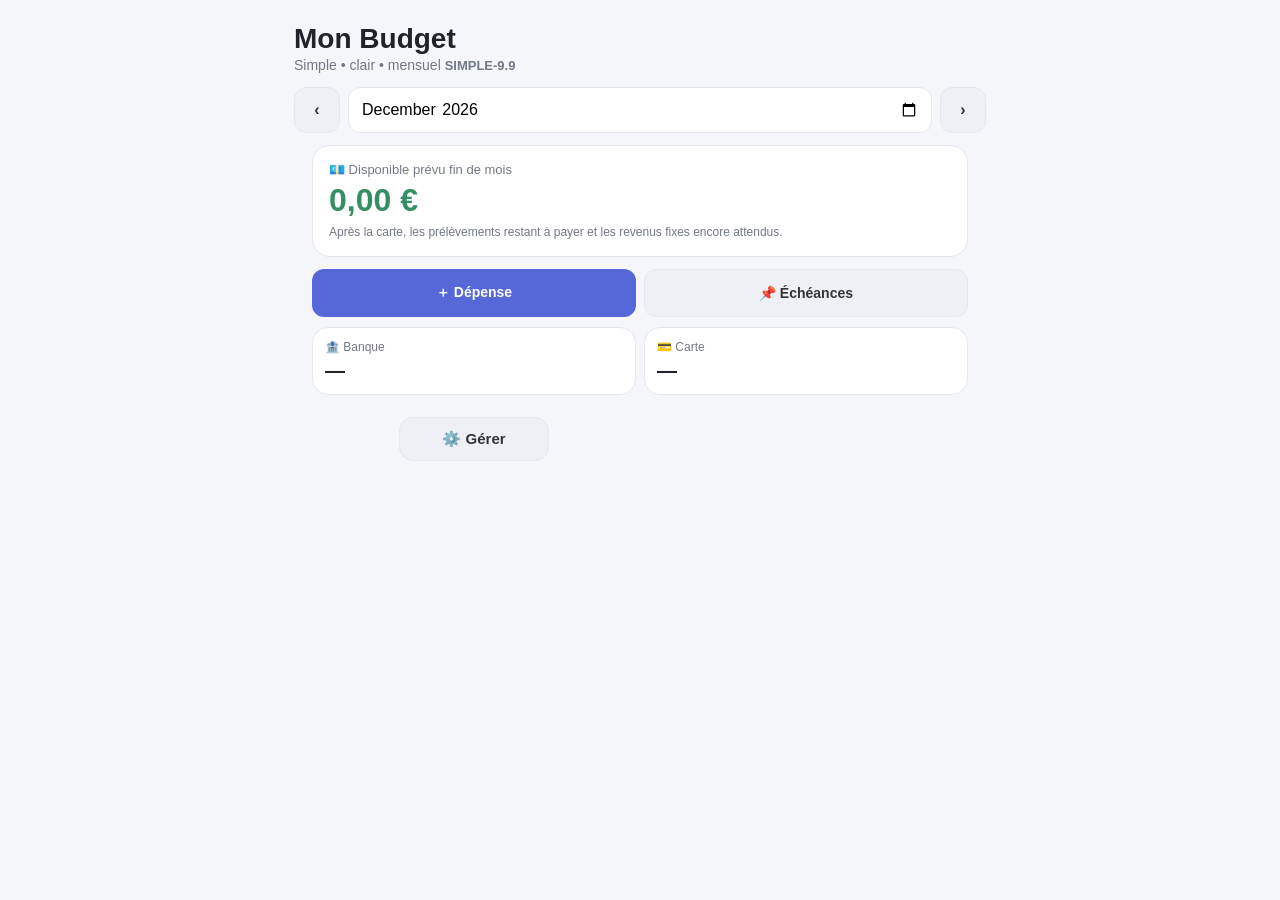
<file: index.html>
<!doctype html>
<html lang="fr">
<head>
<meta charset="utf-8">
<meta name="viewport" content="width=device-width,initial-scale=1,viewport-fit=cover">
<meta name="apple-mobile-web-app-capable" content="yes">
<meta name="theme-color" content="#f5f6fa">
<meta name="apple-mobile-web-app-status-bar-style" content="default">
<meta name="apple-mobile-web-app-title" content="Mon Budget">
<link rel="manifest" href="manifest.webmanifest">
<link rel="apple-touch-icon" href="icon.svg">
<title>Mon Budget</title>
<style>
:root{--bg:#f5f6fa;--card:#fff;--text:#20232a;--muted:#727886;--line:#e5e7ed;--green:#16875d;--red:#d44b4b;--blue:#5667d8;--orange:#c4771e}
*{box-sizing:border-box}body{margin:0;background:var(--bg);font-family:-apple-system,BlinkMacSystemFont,"Segoe UI",sans-serif;color:var(--text)}
.app{padding-bottom:82px;max-width:720px;margin:auto;padding:18px 14px 90px}h1{font-size:28px;margin:5px 0 2px}.subtitle{font-size:14px;color:var(--muted);margin-bottom:14px}
.month{display:flex;gap:8px;margin-bottom:12px}.month input{flex:1}.month button{width:46px}
input,select,button{font:inherit}input,select{width:100%;padding:12px;border:1px solid var(--line);border-radius:12px;background:#fff}
button{padding:12px;border:0;border-radius:12px;background:var(--blue);color:#fff;font-weight:700}.secondary{background:#eef0f6;color:#333;border:1px solid var(--line)}
.hero{background:#fff;border:1px solid var(--line);border-radius:18px;padding:17px;box-shadow:0 8px 22px rgba(30,35,50,.06);margin-bottom:10px}
.hero .label,.smalllabel{font-size:12px;color:var(--muted)}.hero .big{font-size:34px;font-weight:850;margin:4px 0}.green{color:var(--green)}.red{color:var(--red)}.orange{color:var(--orange)}
.cards{display:grid;grid-template-columns:1fr 1fr;gap:9px}.card,.section{background:#fff;border:1px solid var(--line);border-radius:16px;padding:14px;box-shadow:0 7px 18px rgba(30,35,50,.05)}
.card b{display:block;font-size:19px;margin-top:4px}.section{margin-top:11px}.section h2{font-size:18px;margin:0 0 11px}
.grid{display:grid;grid-template-columns:1fr 1fr;gap:8px}.wide{grid-column:1/-1}.note{font-size:12px;color:var(--muted);margin-top:8px;line-height:1.4}
.tabs{display:flex;gap:7px;margin-bottom:10px}.tabs button{flex:1;background:#eef0f6;color:#444}.tabs button.active{background:var(--blue);color:white}
.list{display:flex;flex-direction:column;gap:8px}.item{display:flex;align-items:center;gap:8px;border:1px solid var(--line);border-radius:12px;padding:10px}.main{flex:1;min-width:0}.title{font-weight:700;white-space:nowrap;overflow:hidden;text-overflow:ellipsis}.meta{font-size:12px;color:var(--muted);margin-top:2px}.amt{font-weight:800}.del,.edit{background:#f0f1f4;color:#555;padding:8px 10px}.edit{background:#eef0f6}.empty{text-align:center;color:var(--muted);padding:14px}
.progress{height:9px;background:#eceef3;border-radius:999px;overflow:hidden;margin-top:8px}.bar{height:100%;background:var(--blue);width:0}
.actions{display:flex;gap:8px}.actions button{flex:1}.statusDone{background:#e8f6ef!important;color:#16875d!important}.statusTodo{background:#fff5e8!important;color:#a45e12!important}.monthOverview{display:grid;grid-template-columns:1fr 1fr;gap:8px;margin-top:10px}.overviewBox{padding:11px;border:1px solid var(--line);border-radius:12px;background:#f8f9fb}.overviewBox b{display:block;font-size:18px;margin-top:4px}
.compactSection{padding:12px}.compactSection h2{margin-bottom:8px}.compactSection summary{cursor:pointer;font-weight:800;font-size:16px;list-style:none}.compactSection summary::-webkit-details-marker{display:none}.compactSection summary:after{content:"⌄";float:right;color:var(--muted)}.compactSection details[open] summary:after{content:"⌃"}.compactBody{margin-top:10px}
.quickStats{display:grid;grid-template-columns:repeat(4,minmax(112px,1fr));gap:8px;overflow-x:auto;padding-bottom:3px;margin-bottom:10px}.quickStat{background:#fff;border:1px solid var(--line);border-radius:14px;padding:11px;min-width:112px}.quickStat .smalllabel{white-space:nowrap}.quickStat b{display:block;font-size:18px;margin-top:4px}.fold{margin-top:10px;background:#fff;border:1px solid var(--line);border-radius:16px;padding:0 14px;box-shadow:0 7px 18px rgba(30,35,50,.05)}.fold>summary{padding:14px 0;cursor:pointer;font-weight:800;font-size:17px;list-style:none}.fold>summary::-webkit-details-marker{display:none}.fold>summary:after{content:"＋";float:right;color:var(--muted)}.fold[open]>summary:after{content:"−"}.foldBody{padding:0 0 14px}.fold .section{box-shadow:none;border:0;padding:0;margin:0}.todayHidden{display:none}

.menuGroup{margin-top:10px;background:#fff;border:1px solid var(--line);border-radius:16px;padding:0 14px;box-shadow:0 7px 18px rgba(30,35,50,.05)}
.menuGroup>summary{padding:15px 0;cursor:pointer;font-weight:850;font-size:18px;list-style:none}
.menuGroup>summary::-webkit-details-marker{display:none}
.menuGroup>summary:after{content:"＋";float:right;color:var(--muted)}
.menuGroup[open]>summary:after{content:"−"}
.menuBody{padding:0 0 14px}
.menuBody>.fold{box-shadow:none;border:1px solid var(--line);margin-top:8px}
.menuBody>.fold>summary{font-size:15px;padding:12px 0}


/* V80 — simplification et confort iPhone */
.quickActions{display:grid;grid-template-columns:repeat(5,1fr);gap:7px;margin:4px 0 10px}
.quickActions button{padding:10px 6px;font-size:12px;line-height:1.15;min-height:48px}
.quickActions .secondary{background:#fff}
.toast{position:fixed;left:50%;bottom:24px;transform:translateX(-50%) translateY(20px);background:#20232a;color:#fff;padding:11px 16px;border-radius:999px;font-size:13px;font-weight:700;opacity:0;pointer-events:none;transition:.2s;z-index:100;max-width:90%;text-align:center}
.toast.show{opacity:1;transform:translateX(-50%) translateY(0)}
.homeRecent{margin-top:10px}
.homeRecent>summary{font-size:15px!important;padding:11px 0!important}
@media(max-width:520px){
 .app{padding:12px 10px 78px}
 h1{font-size:25px}
 .hero{padding:14px}
 .hero .big{font-size:30px}
 .quickStats{display:grid;grid-template-columns:1fr 1fr;overflow:visible;gap:7px}
 .quickStat{min-width:0;padding:10px}
 .quickStat b{font-size:17px}
 .section{padding:12px}
 .quickActions{grid-template-columns:repeat(5,1fr)}
}


.habitBtn{white-space:nowrap;padding:9px 11px!important}
.reuseHome{background:#eef0f6;color:#444;padding:7px 9px;font-size:13px}

.homeDone{padding:7px 9px;font-size:12px;white-space:nowrap}
@media(max-width:520px){.homeDone{padding:7px 8px;font-size:11px}}

.monthSteps{display:grid;grid-template-columns:1fr 1fr;gap:7px}
.monthSteps button{text-align:left;padding:10px 11px;font-size:13px}
.monthSteps span{float:right;font-weight:900}
@media(max-width:520px){.monthSteps{grid-template-columns:1fr 1fr}.monthSteps button{font-size:12px;padding:9px}}


.viewMode{display:grid;grid-template-columns:1fr 1fr;gap:7px;margin:0 0 10px}
.viewMode button{padding:11px 10px;font-size:13px;min-height:44px;touch-action:manipulation}
body.essentialMode .optionalHome{display:none!important}
body.essentialMode .quickStats{margin-bottom:8px}


.entryTools{display:flex;align-items:center;justify-content:space-between;gap:8px;margin:0 0 8px}
.entryTools button{padding:7px 10px;font-size:12px}
body.entrySimple .entryAdvanced{display:none!important}
body.entrySimple #form{grid-template-columns:1fr 1fr}
body.entrySimple #label{grid-column:1/-1}
body.entrySimple #addBtn{grid-column:1/-1}
body.entrySimple #undoLastBtn{grid-column:1/-1}
@media(max-width:520px){
 body.entrySimple #form{grid-template-columns:1fr 1fr}
}


.globalUndo{position:fixed;left:10px;right:10px;bottom:12px;z-index:120;background:#20232a;color:#fff;border-radius:14px;padding:10px 12px;display:flex;align-items:center;justify-content:space-between;gap:10px;box-shadow:0 8px 28px rgba(0,0,0,.22)}
.globalUndo span{font-size:13px;font-weight:700}
.globalUndo button{padding:8px 12px;background:#fff;color:#20232a;white-space:nowrap}


.attentionCard{border-width:2px}
.attentionHead{display:flex;align-items:center;justify-content:space-between;gap:8px}
#attentionBadge{font-size:11px;font-weight:800;padding:4px 7px;border-radius:999px;background:#eef0f6}


.smartEntry{display:flex;align-items:center;justify-content:space-between;gap:9px;padding:9px 10px;margin:0 0 8px;border:1px solid var(--line);border-radius:12px;background:#fafbff}
.smartEntry>div{min-width:0}
.smartEntry button{padding:8px 10px;white-space:nowrap}

.dailyActionGrid{display:grid;grid-template-columns:1fr 1fr;gap:7px}
.dailyActionGrid button{min-height:44px;padding:9px 8px;font-size:12px}
body.essentialMode .dailyActions{display:block!important}









.categoryBars{display:grid;gap:7px;margin-top:8px}
.categoryRow{display:grid;grid-template-columns:minmax(75px,1fr) 2fr auto;align-items:center;gap:7px;font-size:11px}
.categoryTrack{height:8px;border-radius:999px;background:#eceef4;overflow:hidden}
.categoryFill{height:100%;background:currentColor;border-radius:999px}
.categoryAmount{font-weight:800;white-space:nowrap}


.projectionGrid{display:grid;grid-template-columns:1fr 1fr;gap:7px;margin-top:8px}
.projectionGrid>div{border:1px solid var(--line);border-radius:11px;padding:9px;background:#fafbff}
.projectionGrid span{display:block;font-size:11px;color:#666;margin-bottom:3px}
.projectionGrid b{font-size:16px}


.compactMonthDetails{margin:0 0 10px}
.compactMonthDetails summary{display:flex;align-items:center;justify-content:space-between;gap:8px}
.compactHint{font-size:10px;font-weight:600;color:#777;text-align:right}
.compactMonthBody>.section{margin:8px 0!important;padding:10px}
.compactMonthBody>.section:first-child{margin-top:0!important}
.compactMonthBody>.section:last-child{margin-bottom:0!important}
body.essentialMode .compactMonthDetails{display:block!important}

.entryToolButtons{display:flex;gap:5px;align-items:center;flex-wrap:wrap;justify-content:flex-end}
.entryToolButtons button{padding:7px 9px;font-size:11px}
@media(max-width:420px){
 .entryTools{align-items:flex-start}
 .entryToolButtons{flex-direction:column;align-items:stretch}
 .entryToolButtons button{padding:6px 8px}
}

.recentEntryWrap{margin:0 0 8px}
.recentEntryChips{display:flex;gap:6px;overflow-x:auto;padding:5px 0 2px;scrollbar-width:none}
.recentEntryChips::-webkit-scrollbar{display:none}
.recentEntryChips button{flex:0 0 auto;padding:7px 9px;font-size:11px;white-space:nowrap;max-width:170px;overflow:hidden;text-overflow:ellipsis}
.compactCollapse{width:100%;margin:0 0 7px;padding:7px;font-size:11px}

.closeAssistantGrid{display:grid;grid-template-columns:1fr;gap:7px}
.closeAssistantGrid button{min-height:42px;text-align:left;padding:9px 10px}

/* V500.1 — accueil plus compact */



.compactMonthDetails{margin-bottom:8px!important}
.dailyActions{padding:11px!important;margin-bottom:8px!important}

/* V600 — accueil plus compact sur iPhone */
.hero{margin-bottom:8px!important}
.attentionCard{margin-top:0!important;margin-bottom:8px!important}
.compactMonthDetails{margin-top:0!important;margin-bottom:8px!important}
.dailyActions{margin-top:0!important;margin-bottom:8px!important}
.dailyActions h2{margin-bottom:5px!important}
.dailyActionGrid{gap:6px!important}
.dailyActionGrid button{min-height:40px!important;padding:7px!important}
@media(max-width:430px){
 .compactHint{max-width:175px;line-height:1.1}
 .compactMonthDetails summary{padding-top:9px!important;padding-bottom:9px!important}
}

/* V700 — outils pratiques sans rallonger l'accueil */
.historyQuickTools{display:grid;grid-template-columns:1fr auto;gap:6px;margin:0 0 6px}
.historyQuickTools input{min-width:0}
.historyQuickTools button{padding:7px 10px}
@media(max-width:430px){
 .entryToolButtons{gap:4px}
 .entryToolButtons button{font-size:10px;padding:6px 7px}
}

/* V800 — filtres d'historique compacts */
.historyFilters{display:flex;gap:5px;overflow-x:auto;margin:0 0 8px;padding-bottom:2px;scrollbar-width:none}
.historyFilters::-webkit-scrollbar{display:none}
.historyFilters button{flex:0 0 auto;padding:6px 8px;font-size:10px}
.historyFilters button.active{font-weight:800;outline:2px solid currentColor}

/* V900 — navigation mensuelle compacte */
.monthNavTools{display:grid;grid-template-columns:1fr 1fr 1fr;gap:5px;margin:0 0 9px}
.monthNavTools button{padding:7px 5px;font-size:10px}
.nextMonthPreview{margin:-2px 0 8px;padding:7px 8px;border:1px solid var(--line);border-radius:9px;background:#fafbff}
@media(max-width:430px){
 .monthNavTools{grid-template-columns:1fr 1fr}
 .monthNavTools button:last-child{grid-column:1/-1}
}

/* V1000 — favoris de saisie + badge intégrité, sans nouveau bloc accueil */
.favoriteEntryWrap{margin:0 0 7px}
.integrityBadge{display:inline-block;padding:6px 8px;border-radius:999px;font-size:11px;font-weight:800;margin-bottom:8px}
.integrityBadge.ok{background:#edf8f1}
.integrityBadge.warn{background:#fff5e8}



/* V1000.4 — correctif ciblé affichage revenus fixes */
#fixedIncomeList{display:grid;gap:7px}
#fixedIncomeList .fixedIncomeVisibleRow{display:grid}

/* SIMPLE-1 — quotidien d'abord, options avancées derrière "Plus" */
.simpleModeBar{display:flex;align-items:center;justify-content:space-between;gap:10px;margin:10px 0;padding:11px 13px;border:1px solid var(--line);border-radius:14px;background:#fff}
.simpleModeBar b{display:block;font-size:14px}
.simpleModeBar span{display:block;font-size:11px;color:var(--muted);margin-top:2px}
.simpleModeBar button{padding:7px 13px;min-width:74px}

/* SIMPLE-2 — accueil quotidien ultra simple */
body.simpleEssential #quickStatus,
body.simpleEssential #urgentCard,
body.simpleEssential #monthDetailsCard{display:none!important}
body.simpleEssential .simpleModeBar{margin-top:8px}
body.simpleEssential #quickActions .note{display:none!important}

/* SIMPLE-3 — accueil essentiel réellement minimal */
body.simpleEssential #urgentCard{display:none!important}
body.simpleEssential #quickActions .note{display:none!important}
body.simpleEssential #quickActions .quickGrid>*{display:none!important}
body.simpleEssential #quickActions .quickGrid>*:nth-child(1),
body.simpleEssential #quickActions .quickGrid>*:nth-child(2),
body.simpleEssential #quickActions .quickGrid>*:nth-child(3){display:flex!important}
body.simpleEssential #quickActions .quickGrid>*:nth-child(1){order:1}
body.simpleEssential #quickActions .quickGrid>*:nth-child(2){order:2}
body.simpleEssential #quickActions .quickGrid>*:nth-child(3){order:3}
body.simpleEssential #quickActions .quickGrid{grid-template-columns:1fr!important}
body.simpleEssential #quickActions .quickGrid>*:nth-child(1){font-size:0}
body.simpleEssential #quickActions .quickGrid>*:nth-child(1)::after{content:"+ Dépense";font-size:15px}
body.simpleEssential #quickActions .quickGrid>*:nth-child(2){font-size:0}
body.simpleEssential #quickActions .quickGrid>*:nth-child(2)::after{content:"📌 Échéances";font-size:15px}
body.simpleEssential #quickActions .quickGrid>*:nth-child(3){font-size:0}
body.simpleEssential #quickActions .quickGrid>*:nth-child(3)::after{content:"🏦 Mettre à jour le solde";font-size:15px}
body.simpleEssential .statGrid>*:nth-child(n+3){display:none!important}
body.simpleEssential .statGrid{grid-template-columns:1fr 1fr!important}
body.simpleEssential #monthDetailsCard{display:none!important}

/* SIMPLE-4 — véritable tableau de bord Essentiel indépendant */
.simple4Dashboard{display:none}
body.simple4TrueEssential .simple4Dashboard{display:block;margin:10px 18px 22px}
.simple4Available{background:#fff;border:1px solid var(--line);border-radius:18px;padding:16px;margin-bottom:12px}
.simple4Label{color:var(--muted);font-size:13px}
.simple4Amount{font-size:32px;font-weight:800;color:#348f62;margin:5px 0}
.simple4Sub{font-size:12px;color:var(--muted);line-height:1.35}
.simple4Actions{display:grid;grid-template-columns:1fr 1fr;gap:8px;margin-bottom:10px}
.simple4Actions button{min-height:48px;font-size:14px}
.simple4Actions .simple4Wide{grid-column:1/-1}
.simple4Stats{display:grid;grid-template-columns:1fr 1fr;gap:8px}
.simple4Stats>div{background:#fff;border:1px solid var(--line);border-radius:16px;padding:12px}
.simple4Stats span{display:block;color:var(--muted);font-size:12px}
.simple4Stats b{display:block;font-size:20px;margin-top:5px}
body.simple4TrueEssential #simple4OriginalArea{display:none!important}

/* SIMPLE-5 — actions intégrées sans quitter l'accueil simple */
.simple5Panel{background:#fff;border:1px solid var(--line);border-radius:18px;padding:14px;margin:10px 0}
.simple5Panel[hidden]{display:none!important}
.simple5Head{display:flex;align-items:center;justify-content:space-between;margin-bottom:10px}
.simple5Head b{font-size:17px}.simple5Close{border:0;background:transparent;font-size:22px;padding:4px 8px}
.simple5Panel input,.simple5Panel select{width:100%;box-sizing:border-box;margin:5px 0;padding:12px;border:1px solid var(--line);border-radius:12px;background:#fff;font-size:16px}
.simple5Row{display:grid;grid-template-columns:1fr 1fr;gap:8px}
.simple5Panel .primary{width:100%;margin-top:8px}
.simple5Hint{font-size:12px;color:var(--muted);margin-top:7px}

.simple5DueSummary{display:grid;grid-template-columns:1fr 1fr;gap:8px;margin:4px 0 10px}
.simple5DueSummary>div{background:#f7f8fb;border:1px solid var(--line);border-radius:14px;padding:10px}
.simple5DueSummary span{display:block;color:var(--muted);font-size:12px}
.simple5DueSummary b{display:block;font-size:19px;margin-top:4px}
.simple5DueList{display:grid;gap:8px}
.simple5DueItem{border:1px solid var(--line);border-radius:14px;padding:11px}
.simple5DueTop{display:flex;justify-content:space-between;gap:10px;align-items:flex-start}
.simple5DueTitle{font-weight:750}
.simple5DueMeta{font-size:12px;color:var(--muted);margin-top:3px}
.simple5DueAmt{font-weight:800;white-space:nowrap}
.simple5DueItem button{width:100%;margin-top:9px;min-height:42px}
.simple5Empty{text-align:center;color:var(--muted);padding:14px 4px}

.simple5CompactHead{margin-bottom:0}
.simple5EmptyCompact{padding:4px 2px 2px;text-align:left;font-size:14px}

.simple5Undo{width:100%;margin-top:9px;min-height:42px}
.simple5Undo[hidden]{display:none!important}

.fixedManage{align-items:center!important;gap:10px!important}
.fixedManage .main{min-width:150px}
.fixedBtns{display:flex;flex-wrap:wrap;gap:6px}
.fixedBtns button{min-height:38px;padding:7px 10px;font-size:13px}
@media(max-width:520px){
 .fixedManage{display:block!important}
 .fixedManage .amt{margin:5px 0 8px}
 .fixedBtns{width:100%}
 .fixedBtns button{flex:1 1 auto}
}

/* SIMPLE-9.9 — liste « Déjà traité » plus compacte et noms lisibles */
.treated-item{
  display:grid !important;
  grid-template-columns:minmax(0,1fr) auto auto !important;
  align-items:center !important;
  gap:8px !important;
  padding:10px 12px !important;
  min-height:0 !important;
}
.treated-item .main{
  min-width:0 !important;
}
.treated-item .title{
  white-space:normal !important;
  overflow:visible !important;
  text-overflow:clip !important;
  line-height:1.12 !important;
  overflow-wrap:anywhere !important;
}
.treated-item .meta{
  margin-top:2px !important;
  line-height:1.15 !important;
}
.treated-item .amt{
  white-space:nowrap !important;
  margin:0 !important;
}
.treated-item .treated-cancel{
  width:auto !important;
  min-width:82px !important;
  padding:10px 12px !important;
  margin:0 !important;
  white-space:nowrap !important;
}
@media (max-width:430px){
  .treated-item{
    grid-template-columns:minmax(0,1fr) auto !important;
  }
  .treated-item .main{
    grid-column:1 / 2 !important;
  }
  .treated-item .amt{
    grid-column:1 / 2 !important;
    justify-self:start !important;
    margin-top:4px !important;
  }
  .treated-item .treated-cancel{
    grid-column:2 / 3 !important;
    grid-row:1 / 3 !important;
    align-self:center !important;
    min-width:76px !important;
    padding:9px 10px !important;
  }
}


/* SIMPLE-9.9 — lot confort iPhone, sans changement des calculs */
:root{scroll-behavior:smooth}
button, summary, select{touch-action:manipulation}
button:active{transform:scale(.985)}
input,select,button{font-size:16px} /* évite le zoom automatique iOS */
summary{cursor:pointer}
.fold > summary{
  position:relative;
}
.fold[open] > summary{
  margin-bottom:8px;
}
.item .title{
  overflow-wrap:anywhere;
}
.actions button,.wide{
  min-height:48px;
}
@media (max-width:430px){
  .card,.foldBody{scroll-margin-top:105px}
  .item{gap:8px}
  .item .amt{white-space:nowrap}
  input,select{min-height:48px}
  button{min-height:46px}
}
/* repère visuel discret pour les éléments cliquables */
button:not(:disabled), summary{ -webkit-tap-highlight-color:rgba(86,101,214,.12); }


/* SIMPLE-9.9 — utilisation quotidienne */
.daily66{
  margin:10px 0 12px;padding:12px;border:1px solid var(--line);
  border-radius:16px;background:var(--card);
}
.daily66Title{font-weight:900;margin-bottom:9px}
.daily66Grid{display:grid;grid-template-columns:1fr 1fr;gap:8px}
.daily66Grid button{min-height:46px}
.daily66Grid button:last-child{grid-column:1/-1}
.daily66Hint{font-size:12px;opacity:.72;margin-top:7px;text-align:center}
@media(max-width:430px){
 .daily66{padding:10px}
 .daily66Grid{grid-template-columns:1fr 1fr}
 .daily66Grid button{font-size:14px;padding:9px 8px}
}


/* SIMPLE-9.9 — saisie quotidienne + dernières opérations */
.daily67Recent{margin-top:12px;padding-top:10px;border-top:1px solid var(--line)}
.daily67RecentHead{display:flex;align-items:center;justify-content:space-between;gap:8px}
.daily67RecentHead button{min-height:34px!important;padding:6px 9px!important;font-size:12px!important}
.daily67RecentList{margin-top:7px}
.daily67Row{display:grid;grid-template-columns:minmax(0,1fr) auto;gap:6px 10px;padding:8px 0;border-top:1px solid var(--line)}
.daily67Row:first-child{border-top:0}
.daily67Row .n{font-weight:800;overflow-wrap:anywhere}
.daily67Row .m{font-size:12px;opacity:.72}
.daily67Row .a{grid-column:2;grid-row:1/3;align-self:center;font-weight:900;white-space:nowrap}
.daily67Empty{font-size:13px;opacity:.7;padding:8px 0}


/* SIMPLE-9.9 — résumé mensuel immédiat */
.daily68Summary{display:grid;grid-template-columns:1fr 1fr;gap:8px;margin-top:11px}
.daily68Summary>div{border:1px solid var(--line);border-radius:13px;padding:9px 10px;display:flex;flex-direction:column;gap:3px}
.daily68Summary span{font-size:12px;opacity:.72}
.daily68Summary b{font-size:17px}


/* SIMPLE-9.9 — pilotage du mois */
.daily69Pilot{margin-top:11px;border:1px solid var(--line);border-radius:14px;padding:10px 11px}
.daily69PilotTitle{font-weight:900;font-size:14px}
.daily69Message{font-size:13px;font-weight:750;margin-top:5px;line-height:1.3}
.daily69Next{font-size:12px;opacity:.76;margin-top:4px;line-height:1.3}


/* SIMPLE-9.9 — accueil quotidien final */
.daily70Status{display:grid;grid-template-columns:1fr 1fr;gap:8px;margin-bottom:10px}
.daily70Status>div{border:1px solid var(--line);border-radius:14px;padding:9px 10px;display:flex;flex-direction:column;gap:3px}
.daily70Status span{font-size:12px;opacity:.7}
.daily70Status b{font-size:18px;overflow-wrap:anywhere}
@media(max-width:430px){.daily70Status b{font-size:16px}}


/* SIMPLE-9.9 — NETTOYAGE
   Retour à l'objectif initial : simple, clair, mensuel.
   Les couches de tableau de bord ajoutées en 6.6–7.0 sont masquées.
   Les données et calculs existants restent intacts. */
#daily66,
.daily66,
#daily69Pilot,
.daily69Pilot,
.daily68Summary,
.daily70Status,
.daily67Recent,
.daily67RecentHead,
.daily67RecentList,
.daily66Hint { display:none !important; }

/* Interface plus calme : les outils secondaires restent dans leurs rubriques. */
#quickTop65 { display:none !important; }

/* Conserver des cibles confortables sur iPhone sans ajouter de nouveaux blocs. */
button, summary, input, select { min-height:46px; }
@media(max-width:430px){
  .card,.foldBody{scroll-margin-top:100px}
}


/* SIMPLE-9.9 — accueil minimaliste */
#simple4Balance{display:none !important;}
#simple4Bank{cursor:pointer;touch-action:manipulation}
#manage72{margin:14px auto 0;width:auto;min-width:150px;min-height:44px;padding:9px 18px;display:block;border-radius:14px;font-size:15px}

.smalllabel{display:none !important;}


/* SIMPLE-9.9 — suppression de la barre de raccourcis en double */
.quickNav,
#quickNav,
.bottomQuickNav,
#bottomQuickNav,
.dailyNav,
#dailyNav {
  display:none !important;
}


/* SIMPLE-9.9 — saisie Dépense claire */
body.expense74-on #quickTypeRow,
body.expense74-on #quickCategoryRow,
body.expense74-on #quickUtilityRow {display:none !important;}

#expense74Header{display:none}
body.expense74-on #expense74Header{display:block;margin:0 0 14px}
#expense74Header h2{margin:0 0 4px;font-size:25px}
#expense74Header p{margin:0;color:var(--muted);font-size:14px}

body.expense74-on #expense74DateWrap{display:flex !important;align-items:center;gap:10px}
#expense74DateToday{display:none}
body.expense74-on #expense74DateToday{display:inline-flex;align-items:center;min-height:46px;padding:0 14px;border-radius:13px}

body.expense74-on #moreOptions74{display:block}
#moreOptions74{display:none;margin-top:10px}
#moreOptions74 summary{cursor:pointer;font-weight:700;padding:10px 2px}
#moreOptions74 .more74Body{padding-top:8px}

/* Keep the primary form compact on iPhone */
body.expense74-on input,
body.expense74-on select{font-size:17px}


/* SIMPLE-9.9 — suppression des couches de saisie devenues inutiles */
#expense74Header{display:none !important;}
body.expense74-on #expense74Header{display:none !important;}

/* Les anciens raccourcis "Ajouter rapidement" et "Mode simple / Plus"
   sont repérés et masqués par le correctif JS ci-dessous. */


/* =========================================================
   SIMPLE-9.9 — nettoyage VISUEL uniquement, base fonctionnelle 7.6
   Aucun changement du stockage ou des fonctions métier.
   ========================================================= */

/* Masquer uniquement les éléments visuels devenus redondants. */
#expense74Header { display:none !important; }

/* Les anciens blocs de saisie rapide expérimentaux restent invisibles. */
.v81AddOperation, #v81AddOperation { display:none !important; }


/* SIMPLE-9.9 — gestion native, sans boutons intermédiaires */
body.manage90-open #advancedManager,
body.manage90-open #managerPanel,
body.manage90-open .advancedManager {display:block !important;}
body.manage90-open details.menuGroup {display:block !important;}


/* SIMPLE-9.9 */
#manage91Panel{margin:16px 22px;padding:16px;border-radius:22px}
.manage91Head{display:flex;align-items:center;justify-content:space-between;gap:10px;margin-bottom:12px;font-size:24px}
.manage91Head button{width:auto;padding:10px 14px}
.manage91Section{display:block!important;margin:10px 0;border:1px solid #e1e4ec;border-radius:18px;background:#fff;overflow:hidden}
.manage91Section>summary{display:block!important;padding:18px;font-size:20px;font-weight:800;cursor:pointer}
.manage91Body{padding:0 16px 16px}
.manage91Body label{display:block;margin:10px 0 6px;font-weight:700}
.manage91Body input,.manage91Body button{width:100%;margin:6px 0}


/* SIMPLE-9.9 — Gestion compacte */
#manage91Panel details.manage91Section:not([open]) > .manage91Body{display:none!important}
#manage91Panel details.manage91Section[open] > .manage91Body{display:block!important}
#manage91Panel details.manage91Section > summary{list-style:none}
#manage91Panel details.manage91Section > summary::-webkit-details-marker{display:none}
#manage91Panel details.manage91Section > summary:after{content:"›";float:right;font-size:28px;line-height:1;transform:rotate(90deg)}
#manage91Panel details.manage91Section[open] > summary:after{transform:rotate(-90deg)}


/* SIMPLE-9.9 */
.manage95Row{display:grid;grid-template-columns:1fr .65fr;gap:10px}
.manage95Item{display:grid;grid-template-columns:1fr auto;gap:10px;align-items:center;padding:12px 0;border-bottom:1px solid #e5e7ee}
.manage95Item strong{display:block}
.manage95Item small{color:#7b8190}
/* SIMPLE-9.9 — listes fixes compactes sur mobile */
.manage95Item{grid-template-columns:minmax(0,1fr) auto!important;gap:8px!important;padding:10px 0!important}
.manage95Item>div:first-child{min-width:0}
.manage95Item strong{font-size:17px;line-height:1.2;overflow-wrap:anywhere}
.manage95Item small{font-size:14px;line-height:1.25}
.manage95Item>div:last-child{display:flex;gap:6px;align-items:center}
.manage95Item .manage95Edit,.manage95Item .manage95Delete{width:42px!important;height:42px!important;min-width:42px!important;padding:0!important;border-radius:12px!important;font-size:0!important;display:inline-flex!important;align-items:center;justify-content:center}
.manage95Item .manage95Edit::before{content:"✏️";font-size:19px}
.manage95Item .manage95Delete::before{content:"🗑️";font-size:19px}
@media(max-width:430px){.manage95Item strong{font-size:16px}.manage95Item small{font-size:13px}}

.manage95Delete{width:auto!important;padding:9px 12px!important;margin:0!important}


/* SIMPLE-9.9 — actions fixes ultra compactes iPhone */
.manage95Item{gap:6px!important;padding:8px 0!important}
.manage95Item>div:last-child{display:flex!important;gap:5px!important;flex:0 0 auto!important}
.manage95Item .manage95Edit,.manage95Item .manage95Delete{width:38px!important;height:38px!important;min-width:38px!important;max-width:38px!important;padding:0!important;margin:0!important;border-radius:11px!important;font-size:0!important;line-height:1!important}
.manage95Item .manage95Edit::before,.manage95Item .manage95Delete::before{font-size:17px!important}
@media(max-width:430px){.manage95Item{grid-template-columns:minmax(0,1fr) 81px!important}.manage95Item strong{font-size:16px!important;line-height:1.18!important}.manage95Item small{font-size:13px!important}}
</style></head>
<body>
<!-- SIMPLE-9.9 : interface nettoyée; données 7.0.1 conservées -->

<script>
/* SIMPLE-9.9 — compatibilité : mois actuellement sélectionné */
var currentMonth = (function(){
  var el=document.getElementById('month');
  if(el && el.value) return el.value;
  var d=new Date();
  return d.getFullYear()+'-'+String(d.getMonth()+1).padStart(2,'0');
})();
document.addEventListener('change',function(e){
  if(e.target && e.target.id==='month') currentMonth=e.target.value;
});
</script>

<div id="simple4Dashboard" class="simple4Dashboard">
  <div class="simple4Available">
    <div class="simple4Label">💶 Disponible prévu fin de mois</div>
    <div id="simple4AvailableValue" class="simple4Amount">—</div>
    <div class="simple4Sub">Après la carte, les prélèvements restant à payer et les revenus fixes encore attendus.</div>
  </div>

  <div class="simple4Actions">
    <button id="simple4Add" type="button" class="primary">＋ Dépense</button>
    <button id="simple4Due" type="button" class="secondary">📌 Échéances</button>
    <button id="simple4Balance" type="button" class="secondary simple4Wide">🏦 Mettre à jour le solde</button>
  </div>

  
<div id="daily66" class="daily66">
  <div class="daily66Title">⚡ Mon budget aujourd’hui</div>
  <div class="daily66Grid">
    <button id="daily66Expense" type="button">＋ Dépense rapide</button>
    <button id="daily66Due" type="button" class="secondary">📌 Voir les échéances</button>
    <button id="daily66History" type="button" class="secondary">🧾 Corriger un mouvement</button>
  </div>
  <div id="daily66Hint" class="daily66Hint">Dépense, échéances et corrections au même endroit.</div>
  <div class="daily70Status">
    <div><span>💶 Disponible</span><b id="daily70Available">—</b></div>
    <div><span>📅 Mois</span><b id="daily70Month">—</b></div>
  </div>
  <div id="daily69Pilot" class="daily69Pilot">
    <div class="daily69PilotTitle">🧭 Pilotage du mois</div>
    <div id="daily69Message" class="daily69Message">Analyse du mois…</div>
    <div id="daily69Next" class="daily69Next"></div>
  </div>
  <div class="daily68Summary">
    <div><span>📥 À recevoir</span><b id="daily68Income">—</b></div>
    <div><span>📤 À payer</span><b id="daily68Fixed">—</b></div>
  </div>
  <div class="daily67Recent">
    <div class="daily67RecentHead"><b>🕘 Dernières opérations</b><button id="daily67Refresh" type="button" class="secondary">Actualiser</button></div>
    <div id="daily67RecentList" class="daily67RecentList"></div>
  </div>
</div>
<div id="simple5Panel" class="simple5Panel" hidden></div>

  <div class="simple4Stats">
    <div><span>🏦 Banque</span><b id="simple4Bank">—</b></div>
    <div><span>💳 Carte</span><b id="simple4Card">—</b></div>
<button id="manage72" type="button" class="secondary">⚙️ Gérer</button>

  </div>
  <button id="simple5Undo" class="secondary simple5Undo" type="button" hidden>↩️ Annuler la dernière action</button>
</div>
<div class="app">
<h1>Mon Budget</h1><div class="subtitle">Simple • clair • mensuel <span style="font-size:13px;font-weight:700">SIMPLE-9.9</span></div>
<div class="month"><button id="prev" class="secondary">‹</button><input id="month" type="month"><button id="next" class="secondary">›</button></div>
<div class="viewMode">
 <button id="viewEssential" type="button" aria-pressed="true">Essentiel</button>
 <button id="viewFull" type="button" class="secondary" aria-pressed="false">Complet</button>
</div>

<div class="hero">
 <div class="label">💶 Disponible prévu fin de mois</div>
 <div id="rest" class="big green">0 €</div>
 <div id="restText" class="smalllabel">Après la carte, les prélèvements et les dépenses exceptionnelles prévues.</div>
<div id="monthPace" style="margin-top:10px;padding-top:10px;border-top:1px solid var(--line);font-size:14px;font-weight:700"></div>
</div>
<div id="homeGuidance" class="note" style="margin:-2px 2px 10px;text-align:center;font-weight:700"></div>
<div id="routineReminder" class="section" style="display:none;margin-top:0;margin-bottom:10px">
 <div style="display:flex;align-items:center;justify-content:space-between;gap:8px">
  <div><b>🔔 Point budget</b><div id="routineReminderText" class="note" style="margin-top:3px"></div></div>
  <button id="routineGo" class="secondary" type="button">Faire le point</button>
 </div>
</div>

<div id="attentionCard" class="section attentionCard" style="margin-top:0;margin-bottom:10px">
 <div class="attentionHead"><b id="attentionTitle">✓ Tout va bien</b><span id="attentionBadge"></span></div>
 <div id="attentionText" class="note" style="margin-top:5px"></div>
 <button id="attentionAction" class="secondary" type="button" style="display:none;width:100%;margin-top:8px">Voir</button>
</div>



<details id="compactMonthDetails" class="fold compactMonthDetails">
 <summary>📊 Détails du mois <span id="compactHint" class="compactHint">comparaison · catégories · projection</span></summary>
 <div class="foldBody compactMonthBody"><button id="collapseMonthDetails" class="secondary compactCollapse" type="button">↑ Refermer les détails</button>
<div class="section monthCompare" style="margin-top:0;margin-bottom:10px">
 <h2 style="margin-bottom:7px">↔️ Par rapport au mois précédent</h2>
 <div id="compareMonthText" class="note"></div>
</div>

<div class="section categorySnapshot" style="margin-top:0;margin-bottom:10px">
 <h2 style="margin-bottom:7px">🏷️ Où part mon budget ?</h2>
 <div id="categorySnapshotText" class="note"></div>
 <div id="categorySnapshotBars" class="categoryBars"></div>
</div>

<div class="section monthProjection" style="margin-top:0;margin-bottom:10px">
 <h2 style="margin-bottom:7px">🔭 Jusqu’à la fin du mois</h2>
 <div id="monthProjectionText" class="note"></div>
 <div class="projectionGrid">
  <div><span>Jours restants</span><b id="projectionDays">—</b></div>
  <div><span>Repère quotidien</span><b id="projectionDaily">—</b></div>
 </div>
</div>

 </div>
</details>

<div class="section dailyActions" style="margin-top:0;margin-bottom:10px">
 <h2 style="margin-bottom:4px">⚡ Actions rapides</h2>
 <div id="dailyActionHint" class="note" style="margin-bottom:7px"></div>
 <div id="monthCheckStatus" class="note" style="margin:0 0 7px"></div>
 <div class="dailyActionGrid">
  <button id="dailyAdd" type="button">➕ Ajouter</button>
  <button id="dailyDue" class="secondary" type="button">📌 Échéances</button>
  <button id="dailyBalance" class="secondary" type="button">🏦 Solde</button>
  <button id="dailyMonthCheck" class="secondary" type="button">✓ Faire le point</button>
 </div>
</div>

<div id="todaySection" class="section" style="margin-top:0;margin-bottom:10px">
<h2>📌 Aujourd’hui</h2>
<div id="todayDueList" class="list"></div>
<div id="todayDueNote" class="note"></div>
</div>

<div class="quickStats">
 <div class="quickStat"><span class="smalllabel">🏦 Banque</span><b id="bankView">0 €</b></div>
 <div class="quickStat"><span class="smalllabel">💳 Carte</span><b id="cardView" class="orange">0 €</b></div>
 <div class="quickStat"><span class="smalllabel">⬇️ Revenus</span><b id="incomeView" class="green">0 €</b></div>
 <div class="quickStat"><span class="smalllabel">⬆️ Dépenses</span><b id="expenseView" class="red">0 €</b></div>
</div>









<div class="quickActions" aria-label="Accès rapides">
 <button id="qaAdd" class="secondary" type="button">➕<br>Ajouter</button>
 <button id="qaBalance" class="secondary" type="button">🏦<br>Solde</button>
 <button id="qaHistory" class="secondary" type="button">📋<br>Historique</button>
 <button id="qaBackup" class="secondary" type="button">💾<br>Sauvegarder</button>
 <button id="qaToday" class="secondary" type="button">📅<br>Aujourd’hui</button>
</div>

<div class="section optionalHome" style="margin-top:0;margin-bottom:10px">
 <h2 style="margin-bottom:8px">☀️ Aujourd’hui</h2>
 <div class="cards">
  <div class="card"><span class="smalllabel">Dépensé aujourd’hui</span><b id="homeTodaySpent" class="red">0,00 €</b></div>
  <div class="card"><span class="smalllabel">Repère disponible / jour</span><b id="homePerDay">0,00 €</b></div>
 </div>
 <div id="homeTodayMsg" class="note" style="margin-top:8px"></div>
</div>

<div class="section" style="margin-top:0;margin-bottom:10px">
 <h2 style="margin-bottom:5px">📌 À faire</h2>
 <div class="note" style="margin-bottom:8px">Validez directement ici ce qui a été payé ou reçu.</div>
 <div id="homeTodo" class="list"></div>
 <div class="actions" style="margin-top:8px">
 <button id="undoDueAction" class="secondary" type="button" style="display:none">↩️ Annuler</button>
 <button id="qaTodo" class="secondary" type="button">Voir les échéances</button>
</div>
</div>

<details class="fold homeRecent optionalHome">
 <summary>🕘 Dernières opérations</summary>
 <div class="foldBody"><div id="recentEntries" class="list"></div></div>
</details>

<div class="section">
<h2>Ajouter rapidement</h2>
<div class="tabs"><button id="tabExpense" class="active">Dépense</button><button id="tabIncome">Revenu</button><button id="tabFixed">Fixe</button></div>
<div id="habitHint" class="note" style="display:none;margin:0 0 6px">Saisies récentes — touchez pour préremplir</div>
<div id="habitRow" style="display:none;gap:7px;overflow-x:auto;margin-bottom:10px;padding-bottom:2px"></div>
<div id="quickExpense" style="display:flex;gap:7px;overflow-x:auto;margin-bottom:10px;padding-bottom:2px">
<button type="button" class="secondary quickcat" data-cat="Courses" data-label="Courses">Courses</button>
<button type="button" class="secondary quickcat" data-cat="Carburant" data-label="Carburant">Carburant</button>
<button type="button" class="secondary quickcat" data-cat="Loisirs" data-label="Loisirs">Loisirs</button>
<button type="button" class="secondary quickcat" data-cat="Animaux" data-label="Animaux">Animaux</button>
</div>
<div id="smartEntry" class="smartEntry" style="display:none">
 <div><b id="smartEntryTitle">✨ Suggestion</b><div id="smartEntryText" class="note"></div></div>
 <button id="smartEntryApply" class="secondary" type="button">Utiliser</button>
</div>
<div id="favoriteEntryWrap" class="favoriteEntryWrap" style="display:none">
 <span class="note">Favoris</span>
 <div id="favoriteEntryChips" class="recentEntryChips"></div>
</div>
<div id="recentEntryWrap" class="recentEntryWrap" style="display:none"><span class="note">Récents</span><div id="recentEntryChips" class="recentEntryChips"></div></div>
<div class="entryTools">
 <span class="note">Saisie rapide <span id="entryChoiceSummary"></span></span>
 <div class="entryToolButtons">
  <button id="repeatLastEntry" class="secondary" type="button" style="display:none">↻ Reprendre</button>
  <button id="clearQuickEntry" class="secondary" type="button">✕ Effacer</button>
  <button id="entryToday" class="secondary" type="button">Aujourd’hui</button>
  <button id="entryThisMonth" class="secondary" type="button">Ce mois</button>
  <button id="saveFavoriteEntry" class="secondary" type="button">☆ Favori</button>
  <button id="toggleEntryDetails" class="secondary" type="button">Plus d’options</button>
 </div>
</div>
<form id="form" class="grid">
 <input id="label" class="wide" list="recentLabels" autocomplete="off" placeholder="Nom : courses, salaire, assurance…" required>
 <datalist id="recentLabels"></datalist>
 <input id="amount" type="number" step="0.01" min="0" inputmode="decimal" placeholder="Montant €" required>
 <input id="date" class="entryAdvanced" type="date" required>
 <input id="fixedDay" class="wide" type="number" min="1" max="28" inputmode="numeric" placeholder="Jour du prélèvement (1 à 28)" style="display:none">
 <select id="paymentMethod" class="wide entryAdvanced">
<option value="card">💳 Carte bancaire</option>
<option value="bank">🏦 Compte / prélèvement</option>
<option value="cash">💶 Espèces</option>
</select>
<select id="category" class="wide entryAdvanced"><option>Courses</option><option>Carburant</option><option>Factures</option><option>Logement</option><option>Voiture</option><option>Santé</option><option>Enfants</option><option>Loisirs</option><option>Animaux</option><option>Autre</option></select>
 <button class="wide" id="addBtn">Ajouter la dépense</button>
<button class="secondary" id="undoLastBtn" type="button" style="margin-top:10px;width:100%">
↩️ Annuler la dernière saisie
</button>
</form>
<div id="fixedNote" class="note" style="display:none">Le montant sera prévu automatiquement chaque mois à la date choisie. Vous pourrez ensuite indiquer « Payé ».</div>
</div>

<div class="simpleModeBar">
 <div><b>Mode simple</b><span>Le nécessaire au quotidien</span></div>
 <button id="toggleAdvancedSimple" class="secondary" type="button">Plus</button>
</div>
<details class="menuGroup">
 <summary>🔮 Prévisions</summary>
 <div class="menuBody">
  <details class="fold" data-simple-advanced="1">
<summary>📊 Repère quotidien</summary>
<div class="foldBody">
 <div class="cards">
  <div class="card"><span class="smalllabel">📅 Jours restants</span><b id="daysLeft">0</b></div>
  <div class="card"><span class="smalllabel">💶 Disponible / jour</span><b id="perDay">0,00 €</b></div>
  <div class="card"><span class="smalllabel">🛒 Aujourd’hui</span><b id="spentToday" class="red">0,00 €</b></div>
  <div class="card"><span class="smalllabel">📆 Sur 7 jours</span><b id="spentWeek" class="red">0,00 €</b></div>
 </div>
 <div class="note">C’est seulement un repère : vous n’êtes pas obligée de dépenser la même somme chaque jour.</div>
</div></details>
  <details class="fold">
<summary>📅 À venir ce mois-ci</summary>
<div class="foldBody">
 <div class="cards">
  <div class="card"><span class="smalllabel">💰 Revenus attendus</span><b id="dashExpected" class="green">0,00 €</b></div>
  <div class="card"><span class="smalllabel">🧾 Charges à payer</span><b id="dashUnpaid" class="orange">0,00 €</b></div>
 </div>
 <div style="margin-top:10px;padding:11px;border:1px solid var(--line);border-radius:12px;background:#f8f9fb"><span class="smalllabel">⏰ Prochaine échéance</span><div id="nextDue" style="font-weight:800;margin-top:4px">Aucune échéance</div><div id="nextDueDetail" class="note" style="margin-top:3px"></div></div>
 <div id="upcomingMonthList" class="list" style="margin-top:10px"></div>
</div></details>
  <details class="fold">
<summary>💰 Revenus fixes mensuels</summary>
<div class="foldBody"><div class="note" style="margin-bottom:10px">Enregistrés une seule fois, ils apparaissent tous les mois. « Reçu » est mémorisé séparément pour chaque mois.</div>
<div class="grid">
 <input id="fiLabel" class="wide" placeholder="Ex. Salaire, allocation…">
 <input id="fiAmount" type="number" step="0.01" min="0" inputmode="decimal" placeholder="Montant €">
 <input id="fiDay" type="number" min="1" max="28" inputmode="numeric" placeholder="Jour (1 à 28)">
 <button id="addFixedIncome" type="button">Ajouter</button>
</div>
<div id="fixedIncomeList" class="list" style="margin-top:10px"></div>


</div></details>
  <details class="fold" data-simple-advanced="1">
<summary>🔮 Prévision du mois</summary>
<div class="foldBody">
<div class="cards">
 <div class="card"><span class="smalllabel">Revenus encore attendus</span><b id="expectedIncome" class="green">0 €</b></div>
 <div class="card"><span class="smalllabel">Fixes encore à payer</span><b id="unpaidFixed" class="orange">0 €</b></div>
</div>
<div class="note">Le reste à vivre tient compte de la carte, des prélèvements restant à payer et des revenus fixes qui ne sont pas encore reçus.</div>


</div></details>
  <details class="fold">
<summary>🧾 Prélèvements fixes</summary>
<div class="foldBody"><div class="note" style="margin-bottom:10px">Enregistrés une seule fois, ils apparaissent tous les mois. « Payé » est mémorisé séparément pour chaque mois.</div>
<div class="grid">
 <input id="sfLabel" class="wide" placeholder="Ex. EDF, assurance, crédit…">
 <input id="sfAmount" type="number" step="0.01" min="0" inputmode="decimal" placeholder="Montant €">
 <input id="sfDay" type="number" min="1" max="28" inputmode="numeric" placeholder="Jour (1 à 28)">
 <button id="addSimpleFixed" type="button">Ajouter</button>
</div>
<div id="fixedList" class="list" style="margin-top:10px"></div>
<div class="note" style="margin-top:10px">✓ Vous pouvez modifier, supprimer ou marquer chaque prélèvement comme payé. Le statut « Payé » concerne uniquement le mois affiché.</div>


</div></details>
  






<details class="fold" data-simple-advanced="1">
<summary>🐷 Objectif d’épargne</summary>
<div class="foldBody">
 <div class="note" style="margin-bottom:10px">Définissez la somme que vous souhaitez préserver ce mois-ci. Elle sera déduite du disponible réellement utilisable.</div>
 <div class="grid">
  <input id="savingGoal" type="number" step="0.01" min="0" inputmode="decimal" placeholder="Objectif d’épargne €">
  <input id="savingDone" type="number" step="0.01" min="0" inputmode="decimal" placeholder="Épargne réellement mise de côté €">
  <input id="safetyMargin" type="number" step="0.01" min="0" inputmode="decimal" placeholder="Marge de sécurité à garder €">
  <button id="saveSavingGoal">Enregistrer</button>
 </div>
 <div class="cards" style="margin-top:10px">
  <div class="card"><span class="smalllabel">Objectif</span><b id="savingGoalView">0,00 €</b></div>
  <div class="card"><span class="smalllabel">Disponible après épargne</span><b id="afterSavingView" class="green">0,00 €</b></div>
  <div class="card wide"><span class="smalllabel">🛡️ Marge de sécurité</span><b id="safetyMarginView">0,00 €</b><div class="note" id="safetyMarginText" style="margin-top:4px"></div></div>
  <div class="card wide"><span class="smalllabel">Progression de l’objectif</span><b id="savingProgressText">0 %</b><div class="progress"><div id="savingProgressBar" class="bar"></div></div></div>
  <div class="card wide"><span class="smalllabel">Épargne des derniers mois</span><div id="savingHistory" style="margin-top:8px"></div></div>
 </div>
</div></details>
<details class="fold" data-simple-advanced="1">
<summary>🏁 Fin de mois</summary>
<div class="foldBody">
 <div class="cards">
  <div class="card"><span class="smalllabel">Disponible prévu</span><b id="endForecast">0,00 €</b></div>
  <div class="card"><span class="smalllabel">Réservé</span><b id="endReserved">0,00 €</b></div>
  <div class="card wide"><span class="smalllabel">Réellement libre</span><b id="endFree" class="green">0,00 €</b></div>
 </div>
 <div id="endMonthMessage" class="note" style="margin-top:10px"></div>
</div></details>
<details class="fold" data-simple-advanced="1">
<summary>🚦 État du budget</summary>
<div class="foldBody">
 <div id="budgetStatus" class="list"></div>
</div></details>

<details class="fold" data-simple-advanced="1">
<summary>📊 Analyses détaillées</summary>
<div class="foldBody">
 <div class="note" style="margin-bottom:10px">Ces informations restent disponibles, mais sont rangées ici pour garder l’écran principal simple.</div>
<details class="fold">
<summary>🥇 Top 3 des dépenses</summary>
<div class="foldBody">
 <div id="topThreeCategories" class="list"></div>
 <div class="note" style="margin-top:10px">Vos trois catégories les plus importantes du mois, classées automatiquement.</div>
</div></details>
<details class="fold">
<summary>🏆 Plus gros poste de dépense</summary>
<div class="foldBody">
 <div class="cards">
  <div class="card"><span class="smalllabel">Catégorie n°1</span><b id="topCategoryName">—</b></div>
  <div class="card"><span class="smalllabel">Montant</span><b id="topCategoryAmount" class="red">0,00 €</b></div>
 </div>
 <div id="topCategoryInfo" class="note" style="margin-top:10px"></div>
</div></details>
<details class="fold">
<summary>🎯 Suis-je dans le bon rythme ?</summary>
<div class="foldBody">
 <div class="cards">
  <div class="card"><span class="smalllabel">Rythme réel / jour</span><b id="paceActual">0,00 €</b></div>
  <div class="card"><span class="smalllabel">Repère autorisé / jour</span><b id="paceAllowed">0,00 €</b></div>
 </div>
 <div class="card wide" style="margin-top:10px"><b id="paceVerdictTitle"></b><div id="paceVerdictText" class="note" style="margin-top:4px"></div></div>
</div></details>
<details class="fold">
<summary>📉 Rythme des dépenses</summary>
<div class="foldBody">
 <div class="cards">
  <div class="card"><span class="smalllabel">Moyenne dépensée / jour</span><b id="avgSpentDay">0,00 €</b></div>
  <div class="card"><span class="smalllabel">Dépenses du mois</span><b id="spentSoFar" class="red">0,00 €</b></div>
  <div class="card wide"><span class="smalllabel">Projection au même rythme</span><b id="spendingProjection">0,00 €</b></div>
 </div>
 <div id="spendingPaceMessage" class="note" style="margin-top:10px"></div>
</div></details>
<details class="fold">
<summary>📅 Dépenses par semaine</summary>
<div class="foldBody">
 <div id="weeklySpending" class="list"></div>
 <div class="note" style="margin-top:10px">Les dépenses réellement enregistrées sont regroupées par périodes du mois pour repérer rapidement les semaines les plus coûteuses.</div>
</div></details>
<details class="fold">
<summary>💳 Dépenses par moyen de paiement</summary>
<div class="foldBody">
 <div class="cards">
  <div class="card"><span class="smalllabel">💳 Carte</span><b id="payCardTotal">0,00 €</b></div>
  <div class="card"><span class="smalllabel">🏦 Compte</span><b id="payBankTotal">0,00 €</b></div>
  <div class="card"><span class="smalllabel">💶 Espèces</span><b id="payCashTotal">0,00 €</b></div>
  <div class="card"><span class="smalllabel">Total dépenses</span><b id="payAllTotal" class="red">0,00 €</b></div>
 </div>
 <div class="note" style="margin-top:10px">Répartition des dépenses réellement enregistrées pour le mois sélectionné.</div>
</div></details>
<details class="fold">
<summary>📊 Dépenses par catégorie</summary>
<div class="foldBody">
<div class="note" style="margin-bottom:10px">Répartition automatique des dépenses enregistrées ce mois-ci.</div>
<div id="categoryBreakdown" class="list"></div>
</div></details>
<details class="fold">
<summary>📈 Comparaison avec le mois précédent</summary>
<div class="foldBody">
 <div id="monthCompare" class="list"></div>
</div></details>
</div></details>
<details class="fold" data-simple-advanced="1">
<summary>🎯 Budgets du mois</summary>
<div class="foldBody">
<div class="note" style="margin-bottom:10px">Facultatif : indiquez seulement les catégories que vous souhaitez surveiller.</div>
<div class="grid">
 <select id="budgetCat"><option>Courses</option><option>Carburant</option><option>Factures</option><option>Logement</option><option>Voiture</option><option>Santé</option><option>Enfants</option><option>Loisirs</option><option>Animaux</option><option>Autre</option></select>
 <input id="budgetAmount" type="number" step="0.01" min="0" inputmode="decimal" placeholder="Budget €">
 <button id="saveBudget" class="wide">Enregistrer le budget</button>
</div>
<div id="budgetList" class="list" style="margin-top:10px"></div>


</div></details>
 </div>
</details>

<details class="menuGroup">
 <summary>🗓️ Gérer le mois</summary>
 <div class="menuBody"><div class="monthNavTools">
 <button id="goPrevMonth" class="secondary" type="button">← Mois précédent</button>
 <button id="goCurrentMonth" class="secondary" type="button">Ce mois-ci</button>
 <button id="goNextMonth" class="secondary" type="button">Mois suivant →</button>
</div><div class="section closeAssistant" style="margin:0 0 10px">
 <h2 style="margin-bottom:6px">🏁 Fin de mois</h2>
 <div id="closeAssistantText" class="note" style="margin-bottom:8px"></div>
 <div id="nextMonthPreview" class="note nextMonthPreview"></div>
 <div class="closeAssistantGrid">
  <button id="closeCheckDue" class="secondary" type="button">1 · Vérifier les échéances</button>
  <button id="closeCheckBalance" class="secondary" type="button">2 · Vérifier le solde</button>
  <button id="closePrepareNext" type="button">3 · Préparer le mois suivant</button>
 </div>
</div><button id="copyPrevFixed" class="secondary" type="button" style="width:100%;margin-bottom:8px">↪ Reprendre les prélèvements du mois précédent</button>
  <div class="section monthGuide" style="margin:0 0 10px">
   <h2 style="margin-bottom:6px">🧭 Mon mois en 4 étapes</h2>
   <div id="monthGuideStatus" class="note" style="margin-bottom:9px"></div>
   <div class="monthSteps">
    <button id="stepBalance" class="secondary" type="button">1 · Solde & carte <span id="stepBalanceState"></span></button>
    <button id="stepDue" class="secondary" type="button">2 · Échéances <span id="stepDueState"></span></button>
    <button id="stepBudget" class="secondary" type="button">3 · Budgets <span id="stepBudgetState"></span></button>
    <button id="stepClose" class="secondary" type="button">4 · Clôture <span id="stepCloseState"></span></button>
   </div>
  </div>
  <details class="fold">
<summary>✏️ Modifier solde et carte</summary>
<div class="foldBody">
 <div class="grid">
  <input id="bank" type="number" step="0.01" inputmode="decimal" placeholder="Solde du compte €">
  <input id="card" type="number" step="0.01" inputmode="decimal" placeholder="Carte en cours €">
  <button id="saveBalance" class="wide">Mettre à jour</button>
 </div>
 <div class="note"><b>Disponible maintenant :</b> <span id="situationAvailable">0,00 €</span></div>
 <div class="note"><span id="situationDetail">Solde bancaire − carte en cours.</span></div>
</div></details>
  <details class="fold">
<summary>✅ Suivi des échéances</summary>
<div class="foldBody">
 <div class="monthOverview">
  <div class="overviewBox"><span class="smalllabel">Revenus déjà reçus</span><b id="receivedFixed" class="green">0,00 €</b></div>
  <div class="overviewBox"><span class="smalllabel">Charges déjà payées</span><b id="paidFixed" class="green">0,00 €</b></div>
 </div>
</div></details>
  <details class="fold">
<summary>✅ Clôture du mois</summary>
<div class="foldBody">
 <div id="monthCloseList" class="list"></div>
 <div class="note" style="margin-top:10px">Ce contrôle ne modifie aucune donnée : il vous indique simplement ce qu’il reste à vérifier avant de passer au mois suivant.</div>
</div></details>
<details class="fold">
<summary>🧳 Dépenses exceptionnelles prévues</summary>
<div class="foldBody">
 <div class="note" style="margin-bottom:10px">Anticipez une dépense inhabituelle. Avec « Payé ✓ », choisissez ensuite Carte, Compte/prélèvement ou Espèces : elle passe dans les mouvements et quitte automatiquement les prévisions.</div>
 <div class="grid">
  <input id="exceptionLabel" placeholder="Ex. Révision voiture">
  <input id="exceptionAmount" type="number" step="0.01" min="0" inputmode="decimal" placeholder="Montant €">
 </div>
 <button id="addException" type="button" style="width:100%;margin-top:8px">Ajouter à la prévision</button>
 <div id="exceptionList" class="list" style="margin-top:10px"></div>
 <div class="card" style="margin-top:10px"><span class="smalllabel">Total exceptionnel prévu</span><b id="exceptionTotal" class="orange">0,00 €</b></div>
</div></details>
<details class="fold">
<summary>📝 Notes du mois</summary>
<div class="foldBody">
 <div class="note" style="margin-bottom:10px">Gardez ici les dépenses exceptionnelles, rappels ou informations utiles pour le mois sélectionné.</div>
 <textarea id="monthNotes" placeholder="Ex. Révision voiture, anniversaire, remboursement attendu…" style="width:100%;min-height:100px;padding:12px;border:1px solid var(--line);border-radius:12px;font:inherit;resize:vertical"></textarea>
 <button id="saveMonthNotes" type="button" style="width:100%;margin-top:8px">Enregistrer la note</button>
 <div id="monthNotesSaved" class="note" style="display:none">Note enregistrée ✓</div>
</div></details>
<details class="fold">
<summary>🔔 Routine budget</summary>
<div class="foldBody">
 <div class="note" style="margin-bottom:10px">Choisissez le jour où vous aimez faire votre point budget chaque mois. Mon Budget vous le rappellera simplement sur l’accueil.</div>
 <div class="grid">
  <input id="routineDay" type="number" min="1" max="28" inputmode="numeric" placeholder="Jour du mois (1 à 28)">
  <button id="saveRoutineDay" type="button">Enregistrer</button>
 </div>
 <button id="clearRoutineDay" class="secondary" type="button" style="width:100%;margin-top:8px">Désactiver la routine</button>
 <div id="routineStatus" class="note" style="margin-top:8px"></div>
</div></details>
<details class="fold">
<summary>🗓️ Préparer le mois prochain</summary>
<div class="foldBody">
 <div class="cards">
  <div class="card"><span class="smalllabel">Revenus fixes prévus</span><b id="nextIncomeTotal" class="green">0,00 €</b></div>
  <div class="card"><span class="smalllabel">Prélèvements fixes prévus</span><b id="nextFixedTotal" class="orange">0,00 €</b></div>
 </div>
 <div id="nextMonthName" class="note" style="margin-top:10px"></div>
 <button id="prepareNextMonth" type="button" style="width:100%;margin-top:10px">✨ Préparer automatiquement le mois prochain</button>
<button id="goNextMonth" class="secondary" type="button" style="width:100%;margin-top:7px">Voir le mois prochain →</button>
<div id="prepareNextMsg" class="note" style="display:none;margin-top:8px"></div>
</div></details>
<details class="fold">
<summary>➡️ Passage au mois suivant</summary>
<div class="foldBody">
<div class="note" style="margin-bottom:10px">
Les revenus fixes et prélèvements fixes restent automatiquement enregistrés chaque mois.
Le statut « Reçu / Payé » reste indépendant pour chaque mois.
</div>
<button id="copyPreviousBudgets" class="secondary" style="width:100%">Reprendre les budgets du mois précédent</button>
<div id="copyBudgetMsg" class="note" style="display:none;margin-top:10px"></div>


</div></details>
  <details class="fold">
<summary>📊 Bilan du mois</summary>
<div class="foldBody">
<div class="cards">
 <div class="card"><span class="smalllabel">Total revenus</span><b id="reportIncome" class="green">0,00 €</b></div>
 <div class="card"><span class="smalllabel">Total dépenses</span><b id="reportExpense" class="red">0,00 €</b></div>
 <div class="card"><span class="smalllabel">Solde revenus − dépenses</span><b id="reportNet">0,00 €</b></div>
 <div class="card"><span class="smalllabel">Plus grosse dépense</span><b id="reportLargest">0,00 €</b></div>
</div>
<div id="reportLargestLabel" class="note"></div>
<button id="copyReport" class="secondary" style="width:100%;margin-top:10px">Copier le bilan</button>
<div id="copyReportMsg" class="note" style="display:none">Bilan copié ✓</div>


</div></details>
 </div>
</details>

<details class="menuGroup">
 <summary>📚 Historique & sauvegarde</summary>
 <div class="menuBody"><div class="historyQuickTools">
 <input id="historySearch" type="search" placeholder="Rechercher une opération…" autocomplete="off">
 <button id="historyClearSearch" class="secondary" type="button">Effacer</button>
</div>
<div id="historySearchInfo" class="note" style="margin:0 0 7px"></div><div class="historyFilters">
 <button class="secondary historyFilter active" type="button" data-history-filter="all">Tout</button>
 <button class="secondary historyFilter" type="button" data-history-filter="expense">Dépenses</button>
 <button class="secondary historyFilter" type="button" data-history-filter="income">Revenus</button>
 <button class="secondary historyFilter" type="button" data-history-filter="fixed">Prélèvements</button>
</div>
  <div class="section" style="margin:0 0 10px">
   <h2>🛡️ Sécurité des données</h2>
   <div id="safeStatus" class="note" style="margin-bottom:9px">Sauvegarde automatique active.</div>
   <div id="lastBackupInfo" class="note" style="margin-bottom:8px"></div>
   <div id="integrityBadge" class="integrityBadge">Contrôle des données…</div>
   <div class="actions">
    <button id="safeDownload" type="button">Télécharger une sauvegarde</button>
    <button id="safeRestore" class="secondary" type="button">Restaurer la copie automatique</button>
   </div>
   <button id="beforeUpdateBackup" class="secondary" type="button" style="width:100%;margin-top:8px">🛡️ Sauvegarder avant une mise à jour</button>
   <div id="dataHealth" class="note" style="margin-top:8px"></div>
   <div class="section" style="margin:10px 0 0;padding:10px">
    <b>🔎 Contrôle avant mise à jour</b>
    <div id="updateCheck" class="note" style="margin-top:5px"></div>
    <button id="runUpdateCheck" class="secondary" type="button" style="width:100%;margin-top:8px">Vérifier maintenant</button>
   </div>
  </div>
  <details class="fold">
<summary>📋 Mouvements du mois</summary>
<div class="foldBody">
<div class="note" id="movementSummary" style="margin-bottom:10px"></div>
<div class="grid" style="margin-bottom:10px">
 <select id="movementFilter">
  <option value="all">Tout afficher</option>
  <option value="expense">Dépenses seulement</option>
  <option value="income">Revenus seulement</option>
 </select>
 <input id="movementSearch" class="wide" type="search" placeholder="🔎 Rechercher une opération…">
 <select id="movementSort" class="wide">
  <option value="dateDesc">Plus récentes d’abord</option>
  <option value="dateAsc">Plus anciennes d’abord</option>
  <option value="amountDesc">Montant : du plus élevé</option>
  <option value="amountAsc">Montant : du plus faible</option>
  <option value="labelAsc">Nom : A → Z</option>
 </select>
 <select id="movementPayment">
  <option value="all">Tous les paiements</option>
  <option value="card">💳 Carte</option>
  <option value="bank">🏦 Compte</option>
  <option value="cash">💶 Espèces</option>
 </select>
 <select id="movementCategory">
  <option value="all">Toutes catégories</option>
  <option>Courses</option><option>Carburant</option><option>Factures</option><option>Logement</option>
  <option>Voiture</option><option>Santé</option><option>Enfants</option><option>Loisirs</option><option>Animaux</option><option>Autre</option>
 </select>
 <button id="resetFilters" class="secondary wide" type="button">Réinitialiser les filtres</button>
</div>
<div class="card" style="margin:10px 0">
 <span class="smalllabel">Total de la sélection affichée</span>
 <b id="filteredTotal">0,00 €</b>
 <div id="filteredCount" class="note" style="margin-top:4px"></div>
</div>
<div id="entryList" class="list"></div><div class="note" style="margin-top:10px">↻ Réutiliser remplit automatiquement la saisie avec le même nom, montant, catégorie et moyen de paiement. Vous pouvez modifier avant d’ajouter.</div>


</div></details>
  <details class="fold">
<summary>💾 Sauvegarde</summary>
<div class="foldBody">
<div class="actions"><button id="export" class="secondary">Exporter</button><button id="import" class="secondary">Importer</button></div>
<button id="restoreSafety" class="secondary" type="button" style="width:100%;margin-top:8px">↩️ Restaurer avant le dernier import</button>
<input id="file" type="file" accept="application/json" hidden>

</div></details>
 </div>
</details>










</div>

<script>

let toastTimer=null,lastDueAction=null,attentionTarget=null;
function showToast(msg){
 let x=$('toast');if(!x)return;
 x.textContent=msg;x.classList.add('show');
 clearTimeout(toastTimer);toastTimer=setTimeout(()=>x.classList.remove('show'),1800);
}
function openBySummary(text){
 let all=[...document.querySelectorAll('details')];
 let target=all.find(d=>{let s=d.querySelector(':scope > summary');return s&&s.textContent.includes(text)});
 if(!target)return null;
 let p=target.parentElement;
 while(p){if(p.tagName==='DETAILS')p.open=true;p=p.parentElement}
 target.open=true;
 target.scrollIntoView({behavior:'smooth',block:'start'});
 return target;
}
function closeOtherMainMenus(current){
$('globalUndoBtn').onclick=restoreLastChange;
function downloadSafetyFile(prefix){
 makeSafetyCopy();updateSafeStatus();updateDataHealth();updateLastBackupInfo();updateIntegrityBadge();
 let blob=new Blob([JSON.stringify({version:'V170-SAFE',exportedAt:new Date().toISOString(),data:s},null,2)],{type:'application/json'});
 let a=document.createElement('a');a.href=URL.createObjectURL(blob);
 a.download=(prefix||'mon-budget-sauvegarde-securite')+'-'+new Date().toISOString().slice(0,10)+'.json';
 a.click();setTimeout(()=>URL.revokeObjectURL(a.href),1000);
}
$('safeDownload').onclick=()=>{downloadSafetyFile('mon-budget-sauvegarde-securite');showToast('Sauvegarde téléchargée ✓')};
$('dailyAdd').onclick=()=>{document.getElementById('form').scrollIntoView({behavior:'smooth',block:'center'});setTimeout(()=>$('label').focus(),250)};
$('dailyDue').onclick=()=>openBySummary('À venir ce mois-ci');
$('dailyBalance').onclick=()=>openBySummary('Modifier solde et carte');
$('dailyMonthCheck').onclick=runMonthlyCheck;
$('copyPrevFixed').onclick=copyPreviousFixedToCurrent;
$('closeCheckDue').onclick=()=>openBySummary('À venir ce mois-ci');
$('closeCheckBalance').onclick=()=>openBySummary('Modifier solde et carte');
$('goPrevMonth').onclick=()=>setSelectedMonthSafe(shiftMonthKey(m,-1));
$('goCurrentMonth').onclick=()=>setSelectedMonthSafe(currentMonthKey());
$('goNextMonth').onclick=()=>setSelectedMonthSafe(shiftMonthKey(m,1));
$('closePrepareNext').onclick=()=>{if(confirm('Préparer le mois suivant à partir des réglages actuels ?'))prepareNextMonthSafe()};
if($('compactMonthDetails'))$('compactMonthDetails').addEventListener('toggle',()=>{
 try{localStorage.setItem(UI_DETAILS_KEY,$('compactMonthDetails').open?'1':'0')}catch(e){}
 updateCompactDetailsHint();
});
restoreCompactDetailsState();
$('runUpdateCheck').onclick=()=>{runUpdateCheck();showToast('Contrôle terminé ✓')};
$('beforeUpdateBackup').onclick=()=>{downloadSafetyFile('AVANT-MISE-A-JOUR-mon-budget');showToast('Sauvegarde avant mise à jour créée ✓')};
$('safeRestore').onclick=()=>{
 let p=getSafetyCopy();
 if(!p){showToast('Aucune copie automatique disponible');return}
 if(!confirm('Restaurer la copie automatique ? Les données actuelles seront remplacées.'))return;
 try{
  let current=JSON.stringify(s);
  s=JSON.parse(JSON.stringify(p.data));
  localStorage.setItem(KEY,JSON.stringify(s));
  localStorage.setItem(SAFE_KEY,JSON.stringify({savedAt:new Date().toISOString(),data:JSON.parse(current)}));
  render();updateSafeStatus();showToast('Copie restaurée ✓');
 }catch(e){showToast('Restauration impossible')}
};

$('smartEntryApply').onclick=applySmartSuggestion;
$('saveRoutineDay').onclick=()=>{
 let d=parseInt($('routineDay').value,10);
 if(!d||d<1||d>28){showToast('Choisissez un jour entre 1 et 28');return}
 s.routineDay=d;localStorage.setItem(KEY,JSON.stringify(s));render();showToast('Routine enregistrée ✓');
};
$('clearRoutineDay').onclick=()=>{
 s.routineDay=0;$('routineDay').value='';localStorage.setItem(KEY,JSON.stringify(s));render();showToast('Routine désactivée');
};
$('attentionAction').onclick=()=>{if(attentionTarget)openBySummary(attentionTarget)};
$('routineGo').onclick=()=>{openBySummary('Gérer le mois');setTimeout(()=>document.querySelector('.monthGuide')?.scrollIntoView({behavior:'smooth',block:'start'}),200)};
$('restoreSafety').onclick=()=>{if(restoreSafetyBackup())showToast('Sauvegarde restaurée ✓');else showToast('Aucune sauvegarde à restaurer')};
$('repeatLastEntry').onclick=repeatLastEntry;
$('collapseMonthDetails').onclick=()=>{let d=$('compactMonthDetails');if(d){d.open=false;d.scrollIntoView({behavior:'smooth',block:'center'})}};
$('clearQuickEntry').onclick=clearQuickEntry;
$('entryToday').onclick=setEntryDateToday;
$('entryThisMonth').onclick=setEntryDateThisMonth;
$('saveFavoriteEntry').onclick=addCurrentEntryFavorite;
document.querySelectorAll('.historyFilter').forEach(b=>b.onclick=()=>setHistoryTypeFilter(b.dataset.historyFilter));
$('historySearch').oninput=applyHistorySearch;
$('historyClearSearch').onclick=clearHistorySearch;
$('toggleEntryDetails').onclick=()=>setEntryMode(document.body.classList.contains('entrySimple')?'full':'simple');
setEntryMode(localStorage.getItem('budget_entry_mode')||'simple');
$('viewEssential').addEventListener('click',e=>{e.preventDefault();setViewMode('essential')});
$('viewFull').addEventListener('click',e=>{e.preventDefault();setViewMode('full')});
setViewMode(localStorage.getItem('budget_view_mode')||'essential');
 document.querySelectorAll('details.menuGroup').forEach(d=>{if(d!==current)d.open=false});
}


function setViewMode(v){
 let essential=v!=='full';
 document.body.classList.toggle('essentialMode',essential);
 let be=$('viewEssential'),bf=$('viewFull');
 if(be){be.className=essential?'':'secondary';be.setAttribute('aria-pressed',essential?'true':'false')}
 if(bf){bf.className=essential?'secondary':'';bf.setAttribute('aria-pressed',essential?'false':'true')}
 try{localStorage.setItem('budget_view_mode',essential?'essential':'full')}catch(e){}
}


function setEntryMode(v){
 let simple=v!=='full';
 document.body.classList.toggle('entrySimple',simple);
 if($('toggleEntryDetails'))$('toggleEntryDetails').textContent=simple?'Plus d’options':'Moins d’options';
 localStorage.setItem('budget_entry_mode',simple?'simple':'full');
}


let undoSnapshot=null,undoSnapshotTimer=null;
function rememberBeforeChange(message){
 try{undoSnapshot=JSON.stringify(s)}catch(e){undoSnapshot=null}
 if(!undoSnapshot)return;
 $('globalUndoText').textContent=message||'Modification effectuée';
 $('globalUndo').style.display='flex';
 clearTimeout(undoSnapshotTimer);
 undoSnapshotTimer=setTimeout(()=>{undoSnapshot=null;$('globalUndo').style.display='none'},7000);
}
function restoreLastChange(){
 if(!undoSnapshot)return;
 try{
   s=JSON.parse(undoSnapshot);
   localStorage.setItem(KEY,JSON.stringify(s));
   undoSnapshot=null;clearTimeout(undoSnapshotTimer);
   $('globalUndo').style.display='none';
   render();showToast('Modification annulée ✓');
 }catch(e){showToast('Impossible d’annuler cette modification')}
}


let smartSuggestion=null;
function updateSmartSuggestion(){
 let box=$('smartEntry');if(!box)return;
 let q=($('label').value||'').trim().toLowerCase();
 if(mode==='fixed'||q.length<2){box.style.display='none';smartSuggestion=null;return}
 let matches=(s.entries||[]).filter(e=>(e.label||'').toLowerCase().includes(q) && e.type===mode);
 if(!matches.length){box.style.display='none';smartSuggestion=null;return}
 matches.sort((a,b)=>(b.date||'').localeCompare(a.date||''));
 let e=matches[0];smartSuggestion=e;
 $('smartEntryTitle').textContent='✨ '+e.label;
 let pay=e.type==='expense'?(e.payment==='bank'?'Compte':e.payment==='cash'?'Espèces':'Carte'):'';
 $('smartEntryText').textContent=eur(e.amount)+' · '+(e.category||'Autre')+(pay?' · '+pay:'');
 box.style.display='flex';
}
function applySmartSuggestion(){
 let e=smartSuggestion;if(!e)return;
 $('label').value=e.label||'';
 $('amount').value=e.amount||'';
 $('category').value=e.category||'Autre';
 if(e.type==='expense'&&$('paymentMethod'))$('paymentMethod').value=e.payment||'card';
 try{
  localStorage.setItem('budget_last_category',$('category').value);
  if(e.type==='expense')localStorage.setItem('budget_last_payment',$('paymentMethod').value);
 }catch(err){}
 updateAddReady();updateEntryChoiceSummary();
 $('smartEntry').style.display='none';
 $('amount').focus();$('amount').select();
}


const SAFE_KEY='monBudgetSimpleV3_SAFE';

function updateLastBackupInfo(){
 let el=$('lastBackupInfo');if(!el)return;
 try{
  let raw=localStorage.getItem(SAFE_KEY);
  if(!raw){el.textContent='Aucune copie de sécurité horodatée.';return}
  let p=JSON.parse(raw),d=new Date(p.savedAt);
  if(isNaN(d.getTime())){el.textContent='Copie de sécurité disponible.';return}
  el.textContent='Dernière copie de sécurité : '+d.toLocaleDateString('fr-FR')+' à '+d.toLocaleTimeString('fr-FR',{hour:'2-digit',minute:'2-digit'});
 }catch(e){el.textContent='Copie de sécurité disponible.'}
}

function makeSafetyCopy(){
 try{
  if(typeof s==='undefined'||!s)return false;
  localStorage.setItem(SAFE_KEY,JSON.stringify({savedAt:new Date().toISOString(),data:s}));
  return true;
 }catch(e){return false}
}
function getSafetyCopy(){
 try{
  let raw=localStorage.getItem(SAFE_KEY);
  if(!raw)return null;
  let p=JSON.parse(raw);
  return p&&p.data?p:null;
 }catch(e){return null}
}
function updateSafeStatus(){
 let el=$('safeStatus');if(!el)return;
 let p=getSafetyCopy();
 if(!p){el.textContent='Sauvegarde automatique active. Une copie sera créée à la prochaine modification.';return}
 let d=new Date(p.savedAt);
 el.textContent='Copie automatique disponible · '+d.toLocaleDateString('fr-FR')+' '+d.toLocaleTimeString('fr-FR',{hour:'2-digit',minute:'2-digit'});
}


function updateDataHealth(){
 let el=$('dataHealth');if(!el||typeof s==='undefined')return;
 let nEntries=(s.entries||[]).length,nFixed=(s.fixed||[]).length,nIncome=(s.fixedIncome||[]).length;
 let issues=[];
 if(!Array.isArray(s.entries))issues.push('opérations');
 if(!Array.isArray(s.fixed))issues.push('prélèvements');
 if(!Array.isArray(s.fixedIncome))issues.push('revenus fixes');
 if(issues.length)el.textContent='⚠️ Vérification nécessaire : '+issues.join(', ')+'.';
 else el.textContent='✓ Données lisibles · '+nEntries+' opération'+(nEntries!==1?'s':'')+' · '+nFixed+' prélèvement'+(nFixed!==1?'s':'')+' · '+nIncome+' revenu'+(nIncome!==1?'s':'')+' fixe'+(nIncome!==1?'s':'');
}


function runUpdateCheck(){
 let el=$('updateCheck');if(!el)return;
 let checks=[];
 try{
  checks.push(Array.isArray(s.entries));
  checks.push(Array.isArray(s.fixed));
  checks.push(Array.isArray(s.fixedIncome));
  checks.push(!!s.balances && typeof s.balances==='object');
  checks.push(!!s.budgets && typeof s.budgets==='object');
  let raw=localStorage.getItem(KEY);
  checks.push(!!raw && !!JSON.parse(raw));
  let safe=getSafetyCopy();
  checks.push(!!safe && !!safe.data);
 }catch(e){checks.push(false)}
 let ok=checks.every(Boolean);
 el.textContent=ok
   ?'✓ Données, stockage local et copie de sécurité lisibles.'
   :'⚠️ Un contrôle a échoué. Ne remplacez pas cette version avant d’avoir fait une sauvegarde.';
 return ok;
}


function previousMonthKey(m){
 let [y,mo]=m.split('-').map(Number);mo--;
 if(mo<1){mo=12;y--}
 return y+'-'+String(mo).padStart(2,'0');
}
function monthEntryTotals(m){
 let rows=(s.entries||[]).filter(e=>(e.date||'').slice(0,7)===m);
 return {
  expense:rows.filter(e=>e.type==='expense').reduce((a,e)=>a+(+e.amount||0),0),
  income:rows.filter(e=>e.type==='income').reduce((a,e)=>a+(+e.amount||0),0)
 };
}


function monthCategoryTotals(m){
 let totals={};
 (s.entries||[]).forEach(e=>{
  if(e.type!=='expense'||(e.date||'').slice(0,7)!==m)return;
  let c=e.category||'Autre';
  totals[c]=(totals[c]||0)+(+e.amount||0);
 });
 return Object.entries(totals).sort((a,b)=>b[1]-a[1]);
}


const UI_DETAILS_KEY='budget_ui_month_details_open';
function restoreCompactDetailsState(){
 let d=$('compactMonthDetails');if(!d)return;
 try{d.open=localStorage.getItem(UI_DETAILS_KEY)==='1'}catch(e){}
 updateCompactDetailsHint();
}
function updateCompactDetailsHint(){
 let d=$('compactMonthDetails'),h=$('compactHint');if(!d||!h)return;
 h.textContent=d.open?'toucher pour refermer':'comparaison · catégories · projection';
}


function getLastEntryForMode(){
 let rows=(s.entries||[]).filter(e=>e.type===mode);
 if(!rows.length)return null;
 return rows.slice().sort((a,b)=>(b.date||'').localeCompare(a.date||''))[0];
}
function refreshRepeatLastEntry(){
 let b=$('repeatLastEntry');if(!b)return;
 let e=getLastEntryForMode();
 if(!e||mode==='fixed'){b.style.display='none';return}
 b.style.display='';
 b.textContent='↻ '+((e.label||'Reprendre').length>15?(e.label||'').slice(0,14)+'…':(e.label||'Reprendre'));
}
function repeatLastEntry(){
 let e=getLastEntryForMode();if(!e)return;
 $('label').value=e.label||'';
 $('amount').value=e.amount||'';
 $('category').value=e.category||'Autre';
 if(mode==='expense'&&$('paymentMethod'))$('paymentMethod').value=e.payment||'card';
 updateAddReady();updateEntryChoiceSummary();
 $('amount').focus();$('amount').select();
}


function clearQuickEntry(){
 if($('label'))$('label').value='';
 if($('amount'))$('amount').value='';
 if($('smartEntry'))$('smartEntry').style.display='none';
 smartSuggestion=null;
 updateAddReady();updateEntryChoiceSummary();refreshRepeatLastEntry();
 if($('label'))$('label').focus();
}


function recentEntriesForMode(limit=6){
 let seen=new Set(),rows=(s.entries||[]).filter(e=>e.type===mode).slice().sort((a,b)=>(b.date||'').localeCompare(a.date||'')),out=[];
 for(let e of rows){let k=((e.label||'')+'|'+(e.category||'')+'|'+(e.payment||'')).toLowerCase();if(!e.label||seen.has(k))continue;seen.add(k);out.push(e);if(out.length>=limit)break}
 return out;
}
function fillEntryFromExisting(e){
 if(!e)return;$('label').value=e.label||'';$('amount').value=e.amount||'';$('category').value=e.category||'Autre';
 if(mode==='expense'&&$('paymentMethod'))$('paymentMethod').value=e.payment||'card';
 updateAddReady();updateEntryChoiceSummary();$('amount').focus();$('amount').select();
}
function renderRecentEntryChips(){
 let w=$('recentEntryWrap'),b=$('recentEntryChips');if(!w||!b)return;let rows=recentEntriesForMode();b.innerHTML='';
 if(mode==='fixed'||!rows.length){w.style.display='none';return}w.style.display='block';
 rows.forEach(e=>{let x=document.createElement('button');x.type='button';x.className='secondary';x.textContent=(e.label||'Opération')+' · '+eur(e.amount||0);x.onclick=()=>fillEntryFromExisting(e);b.appendChild(x)});
}
function runMonthlyCheck(){openBySummary('Gérer le mois');setTimeout(()=>document.querySelector('.monthGuide')?.scrollIntoView({behavior:'smooth',block:'start'}),180)}


function updateMonthCheckStatus(){
 let el=$('monthCheckStatus');if(!el)return;
 let p=(typeof dueItems!=='undefined'&&dueItems)?dueItems.length:0;
 el.textContent=p?(p+' échéance'+(p>1?'s':'')+' à vérifier'):'✓ Rien d’urgent pour le mois';
}
function copyPreviousFixedToCurrent(){
 let prev=previousMonthKey(m);
 let prevRows=(s.entries||[]).filter(e=>e.type==='fixed'&&(e.date||'').slice(0,7)===prev);
 if(!prevRows.length){showToast('Aucun prélèvement à reprendre');return}
 let current=(s.entries||[]).filter(e=>e.type==='fixed'&&(e.date||'').slice(0,7)===m);
 let existing=new Set(current.map(e=>((e.label||'')+'|'+(+e.amount||0)).toLowerCase()));
 let add=prevRows.filter(e=>!existing.has(((e.label||'')+'|'+(+e.amount||0)).toLowerCase()));
 if(!add.length){showToast('Prélèvements déjà présents ✓');return}
 if(!confirm('Reprendre '+add.length+' prélèvement'+(add.length>1?'s':'')+' du mois précédent ?'))return;
 add.forEach((e,i)=>{
   let clone=JSON.parse(JSON.stringify(e));
   clone.id=Date.now()+i;
   clone.date=m+'-'+String(parseInt((e.date||'').slice(8,10),10)||1).padStart(2,'0');
   s.entries.push(clone);
 });
 persist();showToast(add.length+' prélèvement'+(add.length>1?'s':'')+' repris ✓');updateNextMonthPreview();
}


function prepareNextMonthSafe(){
 let next=nextMonthKey(m),changed=[];
 // Budgets: copy only if destination has none.
 if(Object.keys(s.budgets[next]||{}).length===0 && Object.keys(s.budgets[m]||{}).length){
  s.budgets[next]=JSON.parse(JSON.stringify(s.budgets[m]));changed.push('budgets');
 }
 // Saving goal / margin: copy only when destination isn't already set.
 if(!(next in s.savingGoals) && (s.savingGoals[m]||0)>0){
  s.savingGoals[next]=s.savingGoals[m];changed.push('objectif épargne');
 }
 if(!(next in s.safetyMargins) && (s.safetyMargins[m]||0)>0){
  s.safetyMargins[next]=s.safetyMargins[m];changed.push('marge');
 }
 // Monthly notes are intentionally NOT copied.
 localStorage.setItem(KEY,JSON.stringify(s));
 if(changed.length)showToast('Mois suivant préparé : '+changed.join(', ')+' ✓');
 else showToast('Mois suivant déjà préparé ✓');
 render();
}
function updateCloseAssistant(){
 let el=$('closeAssistantText');if(!el)return;
 let pending=(typeof dueItems!=='undefined'&&dueItems)?dueItems.length:0;
 let hasBalance=!!(s.balances && Object.prototype.hasOwnProperty.call(s.balances,m));
 if(pending>0){
  el.textContent='Il reste '+pending+' échéance'+(pending>1?'s':'')+' à vérifier avant de clôturer le mois.';
 }else if(!hasBalance){
  el.textContent='Les échéances sont à jour. Vérifiez maintenant votre solde et votre carte.';
 }else{
  el.textContent='Le mois est prêt à être clôturé. Vous pouvez préparer le mois suivant.';
 }
}




function compactDuplicateStatus(){
 let el=$('rest');
 if(!el)return;
 let txt=(el.textContent||'').trim().toLowerCase();
 if(txt.includes('rien d’urgent')||txt.includes("rien d'urgence"))el.style.display='none';
 else el.style.display='';
}


function setEntryDateToday(){
 if(!$('date'))return;
 let d=new Date(),y=d.getFullYear(),mo=String(d.getMonth()+1).padStart(2,'0'),da=String(d.getDate()).padStart(2,'0');
 $('date').value=y+'-'+mo+'-'+da;
 updateEntryChoiceSummary();
}
function applyHistorySearch(){
 let q=(($('historySearch')&&$('historySearch').value)||'').trim().toLowerCase();
 let info=$('historySearchInfo');
 let candidates=[...document.querySelectorAll('#historyList .row, #historyList .entry, .historyList .row, .historyList .entry')];
 if(!candidates.length){
   let box=$('historyList')||document.querySelector('.historyList');
   if(box)candidates=[...box.children];
 }
 let shown=0,total=0;
 candidates.forEach(el=>{
   if(el.closest && el.closest('.historyQuickTools'))return;
   total++;
   let txt=(el.textContent||'').toLowerCase();
   let textOk=!q||txt.includes(q);
   let typeOk=true;
   if(historyTypeFilter!=='all'){
     let marker=(el.dataset.type||el.getAttribute('data-type')||'').toLowerCase();
     if(marker) typeOk=marker===historyTypeFilter;
     else{
       if(historyTypeFilter==='expense') typeOk=txt.includes('dépense')||txt.includes('−')||txt.includes('-');
       if(historyTypeFilter==='income') typeOk=txt.includes('revenu')||txt.includes('+');
       if(historyTypeFilter==='fixed') typeOk=txt.includes('prélèvement')||txt.includes('fixe');
     }
   }
   let ok=textOk&&typeOk;
   el.style.display=ok?'':'none';
   if(ok)shown++;
 });
 if(info)info.textContent=(q||historyTypeFilter!=='all')?(shown+' résultat'+(shown>1?'s':'')+' sur '+total):'';
}
function clearHistorySearch(){
 if($('historySearch'))$('historySearch').value='';
 historyTypeFilter='all';
 document.querySelectorAll('.historyFilter').forEach(b=>b.classList.toggle('active',b.dataset.historyFilter==='all'));
 applyHistorySearch();
}


let historyTypeFilter='all';
function setHistoryTypeFilter(type){
 historyTypeFilter=type||'all';
 document.querySelectorAll('.historyFilter').forEach(b=>b.classList.toggle('active',b.dataset.historyFilter===historyTypeFilter));
 applyHistorySearch();
}
function setEntryDateThisMonth(){
 if(!$('date'))return;
 let current=$('date').value||'';
 let day=parseInt(current.slice(8,10),10)||new Date().getDate();
 let [yy,mm]=m.split('-').map(Number);
 let maxDay=new Date(yy,mm,0).getDate();
 $('date').value=m+'-'+String(Math.min(day,maxDay)).padStart(2,'0');
 updateEntryChoiceSummary();
}


function shiftMonthKey(base,delta){
 let [y,mo]=base.split('-').map(Number);
 mo+=delta;
 while(mo<1){mo+=12;y--}
 while(mo>12){mo-=12;y++}
 return y+'-'+String(mo).padStart(2,'0');
}
function setSelectedMonthSafe(target){
 if(!/^\d{4}-\d{2}$/.test(target))return;
 m=target;
 if($('month'))$('month').value=m;
 render();
 window.scrollTo({top:0,behavior:'smooth'});
}
function currentMonthKey(){
 let d=new Date();
 return d.getFullYear()+'-'+String(d.getMonth()+1).padStart(2,'0');
}
function updateNextMonthPreview(){
 let el=$('nextMonthPreview');if(!el)return;
 let next=shiftMonthKey(m,1);
 let b=Object.keys((s.budgets&&s.budgets[next])||{}).length;
 let goal=(s.savingGoals&&s.savingGoals[next])||0;
 let margin=(s.safetyMargins&&s.safetyMargins[next])||0;
 let ready=[];
 if(b)ready.push('budgets');
 if(goal>0)ready.push('épargne');
 if(margin>0)ready.push('marge');
 el.textContent=ready.length
  ? 'Mois suivant déjà préparé : '+ready.join(' · ')+'.'
  : 'Le mois suivant n’est pas encore préparé.';
}


const FAVORITES_KEY='budget_quick_favorites_v1';
function getEntryFavorites(){
 try{return JSON.parse(localStorage.getItem(FAVORITES_KEY)||'[]')}catch(e){return[]}
}
function saveEntryFavorites(rows){
 try{localStorage.setItem(FAVORITES_KEY,JSON.stringify(rows.slice(0,8)))}catch(e){}
}
function addCurrentEntryFavorite(){
 let label=($('label')?.value||'').trim(),amount=parseFloat($('amount')?.value)||0;
 if(!label||amount<=0){showToast('Saisissez d’abord un libellé et un montant');return}
 let row={label,amount,category:$('category')?.value||'Autre',payment:mode==='expense'?($('paymentMethod')?.value||'card'):'',type:mode};
 let rows=getEntryFavorites();
 let k=(row.type+'|'+row.label+'|'+row.amount).toLowerCase();
 rows=rows.filter(x=>(x.type+'|'+x.label+'|'+x.amount).toLowerCase()!==k);
 rows.unshift(row);saveEntryFavorites(rows);renderFavoriteEntryChips();showToast('Ajouté aux favoris ✓');
}
function renderFavoriteEntryChips(){
 let wrap=$('favoriteEntryWrap'),box=$('favoriteEntryChips');if(!wrap||!box)return;
 let rows=getEntryFavorites().filter(e=>e.type===mode);box.innerHTML='';
 if(mode==='fixed'||!rows.length){wrap.style.display='none';return}
 wrap.style.display='block';
 rows.forEach(e=>{
  let b=document.createElement('button');b.type='button';b.className='secondary';
  b.textContent='★ '+e.label+' · '+eur(e.amount);
  b.onclick=()=>fillEntryFromExisting(e);
  b.oncontextmenu=ev=>{ev.preventDefault();if(confirm('Retirer ce favori ?')){let all=getEntryFavorites().filter(x=>x!==e);saveEntryFavorites(all);renderFavoriteEntryChips()}};
  box.appendChild(b);
 });
}


function rememberLastChange(label){
 try{
  localStorage.setItem('budget_last_change',JSON.stringify({label:label||'Modification',at:Date.now()}));
 }catch(e){}
}

function updateIntegrityBadge(){
 let el=$('integrityBadge');if(!el)return;
 try{
  let ok=Array.isArray(s.entries)&&Array.isArray(s.fixed)&&Array.isArray(s.fixedIncome)&&s.budgets&&s.balances;
  el.textContent=ok?'✓ Données cohérentes':'⚠️ Vérification recommandée';
  el.className='integrityBadge '+(ok?'ok':'warn');
 }catch(e){el.textContent='⚠️ Vérification recommandée';el.className='integrityBadge warn'}
}






function refreshFixedIncomeVisibleList(){
 const m=$('month') ? $('month').value : new Date().toISOString().slice(0,7);
 const fil=$('fixedIncomeList');
 if(!fil)return;
 fil.innerHTML='';
 const rows=Array.isArray(s.fixedIncome)?s.fixedIncome:[];
 if(!rows.length){
   fil.innerHTML='<div class="empty">Aucun revenu fixe enregistré dans cette version.</div>';
   return;
 }
 rows.forEach(f=>{
   const received=!!((s.incomeReceived&&s.incomeReceived[m])||{})[f.id];
   const d=document.createElement('div');d.className='item fixedIncomeVisibleRow';
   d.innerHTML='<div class="main"><div class="title"></div><div class="meta"></div></div><div class="amt green"></div><div class="fixedBtns"><button class="secondary pay"></button><button class="edit">✏️ Modifier</button><button class="del">🗑️ Supprimer</button></div>';
   d.querySelector('.title').textContent=f.label||'Revenu';
   d.querySelector('.meta').textContent='Prévu le '+(f.day||'?')+' de chaque mois';
   d.querySelector('.amt').textContent=eur(+f.amount||0);
   const pay=d.querySelector('.pay');
   pay.textContent=received?'Reçu ✓':'À recevoir';
   pay.className='secondary pay '+(received?'statusDone':'statusTodo');
   pay.onclick=()=>{
     rememberLastChange('Statut revenu');
     s.incomeReceived=s.incomeReceived||{};
     s.incomeReceived[m]=s.incomeReceived[m]||{};
     s.incomeReceived[m][f.id]=!received;
     persist();
     render();
   };
   d.querySelector('.edit').onclick=()=>openEdit('income',f.id);
   d.querySelector('.del').onclick=()=>{
     if(confirm('Supprimer ce revenu fixe ?')){
       rememberLastChange('Suppression revenu');
       s.fixedIncome=s.fixedIncome.filter(x=>x.id!==f.id);
       persist();render();
     }
   };
   fil.appendChild(d);
 });
}


let simpleAdvancedOpen=false;
function applySimpleMode(){
 document.querySelectorAll('[data-simple-advanced="1"]').forEach(el=>{
   el.style.display=simpleAdvancedOpen?'':'none';
   if(!simpleAdvancedOpen)el.open=false;
 });
 let b=$('toggleAdvancedSimple');
 if(b)b.textContent=simpleAdvancedOpen?'Moins':'Plus';
}
function toggleSimpleAdvanced(){
 simpleAdvancedOpen=!simpleAdvancedOpen;
 applyUltraSimpleHome();
}



function markSimple3Parts(){
 const els=[...document.querySelectorAll('body *')];
 const qaTitle=els.find(e=>(e.textContent||'').trim().includes('Actions rapides')&&e.children.length<6);
 if(qaTitle){
   let p=qaTitle;
   while(p&&p!==document.body&&!p.querySelector('button'))p=p.parentElement;
   if(p&&p!==document.body)p.id='quickActions';
 }
 const bank=els.find(e=>(e.textContent||'').trim()==='Banque');
 if(bank){
   let p=bank.parentElement;
   while(p&&p!==document.body){
     const txt=p.textContent||'';
     if(txt.includes('Banque')&&txt.includes('Carte')&&txt.includes('Revenus')&&txt.includes('Dépenses')){p.classList.add('statGrid');break}
     p=p.parentElement;
   }
 }
}

function markSimpleHomeParts(){
 const all=[...document.querySelectorAll('body *')];
 const byText=(txt)=>all.find(el=>el.children.length===0&&(el.textContent||'').trim()===txt);
 let urgent=all.find(el=>(el.textContent||'').includes('Rien d’urgent') && (el.classList.contains('card')||el.classList.contains('statusCard')));
 if(urgent)urgent.id='urgentCard';
 let status=all.find(el=>(el.textContent||'').trim()==='✓ Rien d’urgent à traiter pour ce mois.');
 if(status)status.id='quickStatus';
 let details=all.find(el=>(el.textContent||'').includes('Détails du mois')&&(el.tagName==='DETAILS'||el.classList.contains('card')||el.classList.contains('fold')));
 if(details)details.id='monthDetailsCard';
 let qa=all.find(el=>(el.textContent||'').includes('Actions rapides')&&(el.tagName==='DIV'||el.tagName==='SECTION'||el.tagName==='DETAILS'));
 if(qa)qa.id='quickActions';
}
function applyUltraSimpleHome(){
 markSimpleHomeParts();
 markSimple3Parts();
 document.body.classList.toggle('simpleEssential',!simpleAdvancedOpen);
 applySimpleMode();
}


function simple4FindButton(text){
 return [...document.querySelectorAll('button')].find(b=>(b.textContent||'').includes(text) && !b.id.startsWith('simple4'));
}
function simple4Refresh(){
 const dash=$('simple4Dashboard'); if(!dash)return;
 // Read values from the application's own rendered fields to preserve all calculations.
 const all=[...document.querySelectorAll('body *')];
 // SIMPLE-5.1: use the canonical calculated value from the original dashboard.
 // Do not search the whole DOM here: that could pick simple4AvailableValue itself
 // and leave the Essential amount stale after a new card expense.
 const canonicalAvailable=$('rest');
 if(canonicalAvailable)$('simple4AvailableValue').textContent=canonicalAvailable.textContent.trim();

 const labelValue=(label)=>{
   const lab=all.find(e=>(e.textContent||'').trim()===label);
   if(!lab)return null;
   let p=lab.parentElement;
   for(let n=0;n<4&&p;n++,p=p.parentElement){
     const val=[...p.querySelectorAll('*')].find(e=>(e.textContent||'').trim().match(/^-?[\d\s.,]+\s*€$/));
     if(val)return val.textContent.trim();
   }
   return null;
 };
 let mm=($('month')&&$('month').value)||m;
 let bb=(s.balances&&s.balances[mm])||null;
 if(bb){
   $('simple4Bank').textContent=eur(+bb.bank||0);
   $('simple4Card').textContent=eur(+bb.card||0);
 }else{
   $('simple4Bank').textContent='—';
   $('simple4Card').textContent='—';
 }
}


let simple5LastAction=null;
function simple5UpdateUndo(){
 let b=$('simple5Undo');if(!b)return;
 b.hidden=!simple5LastAction;
 if(!simple5LastAction)return;
 if(simple5LastAction.kind==='expense')b.textContent='↩️ Annuler la dernière dépense';
 else if(simple5LastAction.kind==='due')b.textContent='↩️ Annuler la dernière échéance cochée';
 else if(simple5LastAction.kind==='balance')b.textContent='↩️ Annuler la dernière mise à jour du solde';
}
function simple5UndoLast(){
 let a=simple5LastAction;if(!a)return;
 if(!confirm('Annuler la dernière action ?'))return;
 if(a.kind==='expense'){
   s.entries=(s.entries||[]).filter(e=>e.id!==a.entryId);
   if(!s.balances)s.balances={};
   s.balances[a.month]={bank:a.beforeBank,card:a.beforeCard};
 }else if(a.kind==='due'){
   if(a.dueKind==='income'){
     if(s.incomeReceived[a.month]) {
       if(a.wasMarked)s.incomeReceived[a.month][a.id]=true;
       else delete s.incomeReceived[a.month][a.id];
     }
   }else{
     if(s.paid[a.month]) {
       if(a.wasMarked)s.paid[a.month][a.id]=true;
       else delete s.paid[a.month][a.id];
     }
   }
 }else if(a.kind==='balance'){
   if(!s.balances)s.balances={};
   if(a.hadBalance)s.balances[a.month]={bank:a.beforeBank,card:a.beforeCard};
   else delete s.balances[a.month];
 }
 simple5LastAction=null;
 localStorage.setItem(KEY,JSON.stringify(s));
 try{render()}catch(e){}
 simple5Close();setTimeout(()=>{simple4Refresh();simple5UpdateUndo()},60);
}

function simple5Close(){let p=$('simple5Panel');if(p){p.hidden=true;p.innerHTML='';}}
function simple5Open(kind){
 let p=$('simple5Panel'); if(!p)return;
 p.hidden=false;
 if(kind==='expense'){
   p.innerHTML=`<div class="simple5Head"><b>＋ Ajouter une dépense</b><button class="simple5Close" type="button" onclick="simple5Close()">×</button></div>
   <input id="s5label" placeholder="Ex. Courses, essence…">
   <div class="simple5Row"><input id="s5amount" inputmode="decimal" placeholder="Montant €">
   <select id="s5pay"><option value="card">💳 Carte</option><option value="bank">🏦 Banque</option></select></div>
   <button class="primary" type="button" onclick="simple5SubmitExpense()">Enregistrer la dépense</button>`;
 }else if(kind==='due'){
   simple5RenderDue();
 }else if(kind==='balance'){
   p.innerHTML=`<div class="simple5Head"><b>🏦 Mettre à jour le solde</b><button class="simple5Close" type="button" onclick="simple5Close()">×</button></div>
   <div class="simple5Row"><input id="s5bank" inputmode="decimal" placeholder="Banque €"><input id="s5card" inputmode="decimal" placeholder="Carte €"></div>
   <button class="primary" type="button" onclick="simple5SubmitBalance()">Enregistrer</button>`;
   let mm=($('month')&&$('month').value)||m, bb=(s.balances&&s.balances[mm])||{};
   if($('s5bank'))$('s5bank').value=(+bb.bank||0).toFixed(2).replace('.',',');
   if($('s5card'))$('s5card').value=(+bb.card||0).toFixed(2).replace('.',',');
 }
 try{p.scrollIntoView({behavior:'smooth',block:'nearest'})}catch(e){}
}

function simple5DueRows(){
 let mm=($('month')&&$('month').value)||m;
 let rows=[];
 (s.fixedIncome||[]).forEach(x=>{
   if(!((s.incomeReceived[mm]||{})[x.id])) rows.push({kind:'income',id:x.id,label:x.label||'Revenu',amount:+x.amount||0,day:+x.day||0});
 });
 (s.fixed||[]).forEach(x=>{
   if(!((s.paid[mm]||{})[x.id])) rows.push({kind:'expense',id:x.id,label:x.label||'Prélèvement',amount:+x.amount||0,day:+x.day||0});
 });
 return rows.sort((a,b)=>(a.day||99)-(b.day||99));
}
function simple5RenderDue(){
 let p=$('simple5Panel');if(!p)return;
 let mm=($('month')&&$('month').value)||m, rows=simple5DueRows();
 let incomes=rows.filter(x=>x.kind==='income').reduce((a,x)=>a+x.amount,0);
 let charges=rows.filter(x=>x.kind==='expense').reduce((a,x)=>a+x.amount,0);
 p.innerHTML=`<div class="simple5Head"><b>📌 Échéances du mois</b><button class="simple5Close" type="button" onclick="simple5Close()">×</button></div>
 <div class="simple5DueSummary"><div><span>💰 À recevoir</span><b class="green">${eur(incomes)}</b></div><div><span>🧾 À payer</span><b class="orange">${eur(charges)}</b></div></div>
 <div id="simple5DueList" class="simple5DueList"></div>`;
 let list=$('simple5DueList');
 if(!rows.length){
   p.innerHTML=`<div class="simple5Head simple5CompactHead"><b>📌 Échéances</b><button class="simple5Close" type="button" onclick="simple5Close()">×</button></div>
   <div class="simple5Empty simple5EmptyCompact">✓ Aucune échéance ce mois-ci.</div>`;
   return;
 }
 rows.forEach(x=>{
   let d=document.createElement('div');d.className='simple5DueItem';
   d.innerHTML='<div class="simple5DueTop"><div><div class="simple5DueTitle"></div><div class="simple5DueMeta"></div></div><div class="simple5DueAmt"></div></div><button type="button"></button>';
   d.querySelector('.simple5DueTitle').textContent=(x.kind==='income'?'💰 ':'🧾 ')+x.label;
   d.querySelector('.simple5DueMeta').textContent=x.day?'Prévu le '+x.day:'Ce mois-ci';
   d.querySelector('.simple5DueAmt').textContent=eur(x.amount);
   let btn=d.querySelector('button');
   btn.className=x.kind==='income'?'primary':'secondary';
   btn.textContent=x.kind==='income'?'✓ Marquer reçu':'✓ Marquer payé';
   btn.onclick=()=>simple5MarkDue(x.kind,x.id);
   list.appendChild(d);
 });
}
function simple5MarkDue(kind,id){
 let mm=($('month')&&$('month').value)||m;
 let wasMarked=kind==='income'?!!((s.incomeReceived[mm]||{})[id]):!!((s.paid[mm]||{})[id]);
 simple5LastAction={kind:'due',month:mm,dueKind:kind,id:id,wasMarked:wasMarked};
 // IMPORTANT : valider une échéance ne touche jamais au solde bancaire ni à la carte.
 // Le prélèvement était déjà déduit du disponible prévisionnel ; on mémorise seulement
 // son statut pour le mois sélectionné afin d'éviter une double déduction.
 if(kind==='income'){
   s.incomeReceived[mm]=s.incomeReceived[mm]||{};
   s.incomeReceived[mm][id]=true;
 }else{
   s.paid[mm]=s.paid[mm]||{};
   s.paid[mm][id]=true;
 }
 persist();
 simple5RenderDue();
 simple5UpdateUndo();
 setTimeout(()=>{try{simple4Refresh()}catch(e){}},60);
}

function simple5Num(v){return Number(String(v||'').replace(/\s/g,'').replace(',','.'))||0}
function simple5SubmitBalance(){
 let mm=($('month')&&$('month').value)||m;
 if(!s.balances)s.balances={};
 let bank=simple5Num($('s5bank').value), card=simple5Num($('s5card').value);
 let hadBalance=Object.prototype.hasOwnProperty.call(s.balances,mm);
 let oldBalance=s.balances[mm]||{bank:0,card:0};
 simple5LastAction={kind:'balance',month:mm,hadBalance:hadBalance,beforeBank:+oldBalance.bank||0,beforeCard:+oldBalance.card||0};
 s.balances[mm]={bank:bank,card:card};

 // Save directly in the same localStorage key used by the whole application.
 try{
   localStorage.setItem(KEY,JSON.stringify(s));
 }catch(e){
   alert("Impossible d’enregistrer le solde.");
   return;
 }

 // Update every balance field immediately, without depending on a second render pass.
 if($('bank'))$('bank').value=bank||'';
 if($('card'))$('card').value=card||'';
 if($('bankView'))$('bankView').textContent=eur(bank);
 if($('cardView'))$('cardView').textContent=eur(card);
 if($('simple4Bank'))$('simple4Bank').textContent=eur(bank);
 if($('simple4Card'))$('simple4Card').textContent=eur(card);

 // Recalculate the Essential "Disponible prévu fin de mois" directly.
 let unpaid=(s.fixed||[]).filter(f=>!((s.paid[mm]||{})[f.id])).reduce((a,f)=>a+(+f.amount||0),0);
 let expected=(s.fixedIncome||[]).filter(f=>!((s.incomeReceived[mm]||{})[f.id])).reduce((a,f)=>a+(+f.amount||0),0);
 let exceptional=(s.exceptions&&s.exceptions[mm]||[]).reduce((a,x)=>a+(+x.amount||0),0);
 let available=(+bank||0)-(+card||0);
 let rest=available-unpaid+expected-exceptional;
 if($('situationAvailable')){
   $('situationAvailable').textContent=eur(available);
   $('situationAvailable').className=available<0?'red':'green';
 }
 if($('rest')){
   $('rest').textContent=eur(rest);
   $('rest').className='big '+(rest<0?'red':'green');
 }
 if($('simple4AvailableValue'))$('simple4AvailableValue').textContent=eur(rest);

 simple5Close();
 simple5UpdateUndo();
 // Full normal render afterwards, now that storage and state are already correct.
 try{render()}catch(e){}
 setTimeout(simple4Refresh,50);
}
function simple5SubmitExpense(){
 let label=($('s5label').value||'Dépense').trim(), amount=simple5Num($('s5amount').value), pay=$('s5pay').value;
 if(amount<=0){alert('Indiquez un montant.');return;}
 // Reuse the proven original expense workflow invisibly: populate its fields if identifiable, then submit.
 // If field discovery fails, reveal Complete rather than risking corrupt data.
 let inputs=[...document.querySelectorAll('#simple4OriginalArea input')];
 let amt=inputs.find(i=>/montant/i.test(i.placeholder||''));
 let lab=inputs.find(i=>/(libell|description|nom|ex\.)/i.test(i.placeholder||'') && i!==amt);
 if(amt){
   if(lab)lab.value=label;
   amt.value=String(amount).replace('.',',');
   let selects=[...document.querySelectorAll('#simple4OriginalArea select')];
   let ps=selects.find(x=>[...x.options].some(o=>/carte|banque/i.test(o.textContent||'')));
   if(ps){
     let opt=[...ps.options].find(o=>pay==='card'?/carte/i.test(o.textContent||''):/banque/i.test(o.textContent||''));
     if(opt)ps.value=opt.value;
   }
   let buttons=[...document.querySelectorAll('#simple4OriginalArea button')];
   let add=buttons.find(b=>/ajouter la dépense|enregistrer.*dépense/i.test(b.textContent||''));
   if(add){
     let mm=($('month')&&$('month').value)||m, beforeIds=new Set((s.entries||[]).map(e=>e.id));
     let bb=(s.balances&&s.balances[mm])||{bank:0,card:0}, beforeBank=+bb.bank||0,beforeCard=+bb.card||0;
     add.click();
     let created=(s.entries||[]).find(e=>e.month===mm&&!beforeIds.has(e.id));
     if(created) simple5LastAction={kind:'expense',month:mm,entryId:created.id,beforeBank:beforeBank,beforeCard:beforeCard};
     simple5Close();simple5UpdateUndo();setTimeout(simple4Refresh,100);return;
   }
 }
 alert("La saisie simple n’a pas pu être reliée automatiquement. Utilisez Complet pour cette dépense.");
}

function simple4Setup(){
 const dash=$('simple4Dashboard'); if(!dash)return;

 // Put dashboard immediately after the Essential/Complete selector.
 const essentialBtn=simple4FindButton('Essentiel');
 if(essentialBtn){
   let selector=essentialBtn.parentElement;
   if(selector && dash.previousElementSibling!==selector) selector.insertAdjacentElement('afterend',dash);
 }
 // Wrap everything after dashboard as original area once, so Essential can hide it deterministically.
 if(!document.getElementById('simple4OriginalArea') && dash.parentElement){
   const wrap=document.createElement('div');wrap.id='simple4OriginalArea';
   let n=dash.nextSibling;
   while(n){let next=n.nextSibling;wrap.appendChild(n);n=next}
   dash.parentElement.appendChild(wrap);
 }
 // Directly delegate the 3 essential actions to the existing proven buttons.
 $('simple4Add').onclick=()=>simple5Open('expense');
 $('simple4Due').onclick=()=>simple5Open('due');
 $('simple4Balance').onclick=()=>simple5Open('balance');
 $('simple5Undo').onclick=simple5UndoLast;
 simple5UpdateUndo();

 if(essentialBtn)essentialBtn.addEventListener('click',()=>setTimeout(()=>{document.body.classList.add('simple4TrueEssential');simple4Refresh()},0));
 const completeBtn=simple4FindButton('Complet');
 if(completeBtn)completeBtn.addEventListener('click',()=>document.body.classList.remove('simple4TrueEssential'));

 document.body.classList.add('simple4TrueEssential');
 setTimeout(simple4Refresh,50);
}

const KEY='monBudgetSimpleV3';
let s=JSON.parse(localStorage.getItem(KEY)||'{"entries":[],"fixed":[],"fixedIncome":[],"budgets":{},"balances":{},"paid":{},"incomeReceived":{}}');
s.routineDay=s.routineDay||0;s.entries=s.entries||[];s.fixed=s.fixed||[];s.fixedIncome=s.fixedIncome||[];s.budgets=s.budgets||{};s.balances=s.balances||{};s.paid=s.paid||{};s.incomeReceived=s.incomeReceived||{};s.savingGoals=s.savingGoals||{};s.savingDone=s.savingDone||{};s.safetyMargins=s.safetyMargins||{};s.monthNotes=s.monthNotes||{};s.exceptions=s.exceptions||{};
const $=x=>document.getElementById(x), eur=n=>new Intl.NumberFormat('fr-FR',{style:'currency',currency:'EUR'}).format(+n||0);
function restoreLastEntryChoices(){
 try{
  let cat=localStorage.getItem('budget_last_category');
  let pay=localStorage.getItem('budget_last_payment');
  if(cat && $('category') && [...$('category').options].some(o=>o.value===cat))$('category').value=cat;
  if(pay && $('paymentMethod') && [...$('paymentMethod').options].some(o=>o.value===pay))$('paymentMethod').value=pay;
  updateEntryChoiceSummary();
 }catch(e){}
}

let mode='expense'; const today=new Date(); $('month').value=today.toISOString().slice(0,7);
try{
 let savedMonth=localStorage.getItem('budget_last_month');
 if(savedMonth && /^\d{4}-\d{2}$/.test(savedMonth)) $('month').value=savedMonth;
}catch(e){}
// SIMPLE-6.3.2: mois sélectionné partagé par les fonctions historiques
let m=$('month').value;
$('date').value=today.toISOString().slice(0,10);
function persist(){
 try{
  let previous=localStorage.getItem(KEY);
  if(previous){
   let oldData=JSON.parse(previous);
   localStorage.setItem(SAFE_KEY,JSON.stringify({savedAt:new Date().toISOString(),data:oldData}));
  }else makeSafetyCopy();
 }catch(e){}
 localStorage.setItem(KEY,JSON.stringify(s));render();updateSafeStatus();updateDataHealth();
}
function updateEntryChoiceSummary(){
 if(!$('entryChoiceSummary'))return;
 let cat=$('category')?$('category').value:'';
 let pay=$('paymentMethod')?$('paymentMethod').value:'';
 let payTxt=pay==='bank'?'Compte':pay==='cash'?'Espèces':'Carte';
 $('entryChoiceSummary').textContent=mode==='expense'?'· '+cat+' · '+payTxt:mode==='income'?'· '+cat:'';
 if($('addBtn')){
  let amt=parseFloat($('amount').value)||0,lab=($('label').value||'').trim();
  $('addBtn').title=(lab&&amt>0)?(lab+' · '+eur(amt)+(mode==='expense'?' · '+cat+' · '+payTxt:'')):'';
 }
}
function updateAddReady(){updateEntryChoiceSummary();
 let btn=$('addBtn');if(!btn)return;
 let nameOk=($('label').value||'').trim().length>0;
 let amountOk=(parseFloat($('amount').value)||0)>0;
 btn.style.opacity=(nameOk&&amountOk)?'1':'.65';
 btn.title=(nameOk&&amountOk)?'Prêt à enregistrer':'Indiquez un nom et un montant';
}
function updateAddButton(){
 let btn=$('addBtn');if(!btn)return;
 let mv=$('month').value, d=mv?new Date(mv+'-01T12:00:00'):new Date();
 let monthName=d.toLocaleDateString('fr-FR',{month:'long'});
 if(mode==='expense')btn.textContent='Ajouter la dépense · '+monthName;
 else if(mode==='income')btn.textContent='Ajouter le revenu · '+monthName;
 else btn.textContent='Ajouter le prélèvement fixe';
}
function setMode(m){mode=m;['Expense','Income','Fixed'].forEach(x=>$('tab'+x).classList.remove('active'));$('tab'+m[0].toUpperCase()+m.slice(1)).classList.add('active');$('fixedNote').style.display=m==='fixed'?'block':'none';$('fixedDay').style.display=m==='fixed'?'block':'none';$('addBtn').textContent=m==='expense'?'Ajouter la dépense':m==='income'?'Ajouter le revenu':'Ajouter le prélèvement fixe';updateQuickHabits();if($('paymentMethod'))$('paymentMethod').style.display=m==='expense'?'block':'none';updateAddButton();updateSmartSuggestion();renderRecentEntryChips();renderFavoriteEntryChips();refreshRepeatLastEntry();if(m==='fixed'){setEntryMode('full')}else{setEntryMode(localStorage.getItem('budget_entry_mode')||'simple')}}
$('tabExpense').onclick=()=>setMode('expense');try{
 let savedCategory=localStorage.getItem('budget_last_category');
 if(savedCategory && $('category') && [...$('category').options].some(o=>o.value===savedCategory)) $('category').value=savedCategory;
 let savedPayment=localStorage.getItem('budget_last_payment');
 if(savedPayment && ['card','bank','cash'].includes(savedPayment) && $('paymentMethod')) $('paymentMethod').value=savedPayment;
}catch(e){}
$('tabIncome').onclick=()=>setMode('income');$('tabFixed').onclick=()=>setMode('fixed');


let editing=null;
function openEdit(kind,id){
 editing={kind,id}; let obj;
 if(kind==='entry') obj=s.entries.find(x=>x.id===id);
 if(kind==='fixed') obj=s.fixed.find(x=>x.id===id);
 if(kind==='income') obj=s.fixedIncome.find(x=>x.id===id);
 if(!obj)return;
 $('editLabel').value=obj.label||'';$('editAmount').value=obj.amount||'';$('editCategory').value=obj.category||'Autre';
 $('editDate').style.display=kind==='entry'?'block':'none';$('editDate').value=obj.date||'';
 $('editDay').style.display=kind==='entry'?'none':'block';$('editDay').value=obj.day||1;
 $('editModal').style.display='flex';
}
function closeEdit(){$('editModal').style.display='none';editing=null}
function saveEdit(){
 if(!editing)return;
 let collection=editing.kind==='entry'?s.entries:editing.kind==='fixed'?s.fixed:s.fixedIncome;
 let obj=collection.find(x=>x.id===editing.id);if(!obj)return;
 let label=$('editLabel').value.trim(),amount=parseFloat($('editAmount').value)||0;if(!label||amount<=0)return;
 if(editing.kind==='entry'){
  const oldAmount=+obj.amount||0, oldMonth=obj.month, oldType=obj.type;
  const newAmount=amount;
  obj.label=label;obj.amount=newAmount;obj.category=$('editCategory').value;
  obj.date=$('editDate').value;obj.month=obj.date.slice(0,7);
  if(oldType==='expense'){
    let oldBal=s.balances[oldMonth]||{bank:0,card:0};
    s.balances[oldMonth]={bank:+oldBal.bank||0,card:Math.max(0,(+oldBal.card||0)-oldAmount)};
    let newBal=s.balances[obj.month]||{bank:0,card:0};
    s.balances[obj.month]={bank:+newBal.bank||0,card:(+newBal.card||0)+newAmount};
  }
 } else {
  const rawDay=parseInt($('editDay').value,10);
  if(!Number.isInteger(rawDay)||rawDay<1||rawDay>28){alert('Indiquez un jour entre 1 et 28.');$('editDay').focus();return}
  rememberLastChange(editing.kind==='fixed'?'Modification prélèvement fixe':'Modification revenu fixe');
  obj.label=label;obj.amount=amount;obj.category=$('editCategory').value;
  obj.day=rawDay;
 }
 const editedKind=editing.kind;
 closeEdit();persist();
 if(editedKind==='fixed')showToast('Prélèvement modifié ✓');
}

async function copyMonthlyReport(){
 let m=$('month').value,rows=s.entries.filter(e=>e.month===m),inc=rows.filter(e=>e.type==='income').reduce((a,e)=>a+e.amount,0),exp=rows.filter(e=>e.type==='expense').reduce((a,e)=>a+e.amount,0);
 let b=s.balances[m]||{bank:0,card:0},unpaid=s.fixed.filter(f=>!(s.paid[m]||{})[f.id]).reduce((a,f)=>a+f.amount,0),expected=s.fixedIncome.filter(f=>!(s.incomeReceived[m]||{})[f.id]).reduce((a,f)=>a+f.amount,0);
 let forecast=(+b.bank||0)-(+b.card||0)-unpaid+expected;
 let report='Bilan Mon Budget — '+m+'\nRevenus : '+eur(inc)+'\nDépenses : '+eur(exp)+'\nSolde revenus - dépenses : '+eur(inc-exp)+'\nDisponible prévu fin de mois : '+eur(forecast);
 try{await navigator.clipboard.writeText(report);$('copyReportMsg').style.display='block'}catch{alert(report)}
}

function previousMonth(m){
 let [y,mo]=m.split('-').map(Number);mo--;if(mo===0){mo=12;y--}
 return y+'-'+String(mo).padStart(2,'0')
}
function copyPreviousBudgets(){
 let m=$('month').value,prev=previousMonth(m),source=s.budgets[prev]||{};
 if(!Object.keys(source).length){
   $('copyBudgetMsg').style.display='block';
   $('copyBudgetMsg').textContent='Aucun budget enregistré le mois précédent.';
   return;
 }
 s.budgets[m]={...source};
 $('copyBudgetMsg').style.display='block';
 $('copyBudgetMsg').textContent='Budgets du mois précédent repris ✓';
 persist();
}
function render(){updateAddButton();updateAddReady();if($('undoDueAction'))$('undoDueAction').style.display=lastDueAction?'block':'none';updateQuickHabits();
 let m=$('month').value,b=s.balances[m]||{bank:0,card:0};
 let paymentExpenses=s.entries.filter(e=>e.month===m&&e.type==='expense');
 let payCard=paymentExpenses.filter(e=>!e.payment||e.payment==='card').reduce((a,e)=>a+(+e.amount||0),0);
 let payBank=paymentExpenses.filter(e=>e.payment==='bank').reduce((a,e)=>a+(+e.amount||0),0);
 let payCash=paymentExpenses.filter(e=>e.payment==='cash').reduce((a,e)=>a+(+e.amount||0),0);
 $('payCardTotal').textContent=eur(payCard);$('payBankTotal').textContent=eur(payBank);
 $('payCashTotal').textContent=eur(payCash);$('payAllTotal').textContent=eur(payCard+payBank+payCash);$('monthNotes').value=s.monthNotes[m]||'';$('monthNotesSaved').style.display='none';
 let exRows=s.exceptions[m]||[],exList=$('exceptionList');exList.innerHTML='';
 let exTotal=exRows.reduce((a,x)=>a+(+x.amount||0),0);
 $('exceptionTotal').textContent=eur(exTotal);
 if(!exRows.length)exList.innerHTML='<div class="empty">Aucune dépense exceptionnelle prévue.</div>';
 exRows.forEach((x,i)=>{
 let d=document.createElement('div');d.className='item';
 d.innerHTML='<div class="main"><div class="title"></div><div class="meta">Prévue</div></div><div class="amt orange"></div><button class="secondary payException" type="button">Payé ✓</button><button class="del" type="button">✕</button>';
 d.querySelector('.title').textContent=x.label;d.querySelector('.amt').textContent=eur(x.amount);
 d.querySelector('.payException').onclick=()=>{
   let choice=prompt('Mode de paiement pour « '+x.label+' » :\n1 = Carte bancaire\n2 = Compte / prélèvement\n3 = Espèces','1');
   if(choice===null)return;
   choice=choice.trim();
   if(!['1','2','3'].includes(choice)){alert('Choisissez 1, 2 ou 3.');return}
   let payment=choice==='1'?'card':choice==='2'?'bank':'cash';
   let paymentLabel=choice==='1'?'Carte bancaire':choice==='2'?'Compte / prélèvement':'Espèces';
   if(!confirm('Enregistrer « '+x.label+' » comme dépense payée de '+eur(x.amount)+' via '+paymentLabel+' ?'))return;
   let today=new Date(),date=(today.getFullYear()+'-'+String(today.getMonth()+1).padStart(2,'0')+'-'+String(today.getDate()).padStart(2,'0'));
   if(!date.startsWith(m))date=m+'-01';
   s.entries.push({id:crypto.randomUUID(),label:x.label,amount:+x.amount||0,category:'Autre',type:'expense',date,month:m,payment});
   if(payment==='card'){
     let bb=s.balances[m]||{bank:0,card:0};
     s.balances[m]={bank:+bb.bank||0,card:(+bb.card||0)+(+x.amount||0)};
   }
   s.exceptions[m].splice(i,1);
   persist();
 };
 d.querySelector('.del').onclick=()=>{s.exceptions[m].splice(i,1);persist()};
 exList.appendChild(d)
});
$('bank').value=b.bank||'';$('card').value=b.card||'';$('bankView').textContent=eur(b.bank);$('cardView').textContent=eur(b.card);
 let rows=s.entries.filter(e=>e.month===m),inc=rows.filter(e=>e.type==='income').reduce((a,e)=>a+e.amount,0),exp=rows.filter(e=>e.type==='expense').reduce((a,e)=>a+e.amount,0);
 $('incomeView').textContent=eur(inc);$('expenseView').textContent=eur(exp);
 $('reportIncome').textContent=eur(inc);$('reportExpense').textContent=eur(exp);
 let net=inc-exp;$('reportNet').textContent=eur(net);$('reportNet').className=net<0?'red':'green';
 let expenseRows=rows.filter(e=>e.type==='expense'),largest=expenseRows.length?expenseRows.reduce((a,e)=>e.amount>a.amount?e:a,expenseRows[0]):null;
 $('reportLargest').textContent=eur(largest?largest.amount:0);$('reportLargestLabel').textContent=largest?'Plus grosse dépense : '+largest.label+' · '+largest.category:'Aucune dépense enregistrée.';
 let todayISO=new Date().toISOString().slice(0,10),weekStart=new Date();weekStart.setDate(weekStart.getDate()-6);weekStart.setHours(0,0,0,0);
 let spentToday=rows.filter(e=>e.type==='expense'&&e.date===todayISO).reduce((a,e)=>a+e.amount,0);
 let spentWeek=rows.filter(e=>e.type==='expense'&&new Date(e.date+'T12:00:00')>=weekStart&&new Date(e.date+'T12:00:00')<=new Date()).reduce((a,e)=>a+e.amount,0);
 $('spentToday').textContent=eur(spentToday);$('spentWeek').textContent=eur(spentWeek);
 $('movementSummary').textContent=rows.length?rows.length+' mouvement'+(rows.length>1?'s':'')+' enregistré'+(rows.length>1?'s':'')+' ce mois-ci.':'Aucun mouvement enregistré ce mois-ci.';
 let unpaid=s.fixed.filter(f=>!(s.paid[m]||{})[f.id]).reduce((a,f)=>a+f.amount,0);
 let [yy,mm]=m.split('-').map(Number);
 if($('routineDay'))$('routineDay').value=s.routineDay||'';
 if($('routineStatus'))$('routineStatus').textContent=s.routineDay?'Point budget prévu chaque mois le '+s.routineDay+'.':'Aucune routine activée.';
 if($('routineReminder')){
   let now=new Date(),currentKey=now.toISOString().slice(0,7),box=$('routineReminder'),txt=$('routineReminderText');
   if(s.routineDay && m===currentKey){
     let diff=s.routineDay-now.getDate();
     box.style.display='block';
     if(diff>1)txt.textContent='Prochain point le '+s.routineDay+' · dans '+diff+' jours.';
     else if(diff===1)txt.textContent='Votre point budget est prévu demain.';
     else if(diff===0)txt.textContent='C’est le jour de votre point budget.';
     else txt.textContent='Votre point budget du '+s.routineDay+' est à faire.';
   }else box.style.display='none';
 }
 let expected=s.fixedIncome.filter(f=>!(s.incomeReceived[m]||{})[f.id]).reduce((a,f)=>a+f.amount,0);
 $('expectedIncome').textContent=eur(expected);$('unpaidFixed').textContent=eur(unpaid);
 $('dashExpected').textContent=eur(expected);$('dashUnpaid').textContent=eur(unpaid);
  let receivedFixed=s.fixedIncome.filter(f=>(s.incomeReceived[m]||{})[f.id]).reduce((a,f)=>a+f.amount,0);
  let paidFixed=s.fixed.filter(f=>(s.paid[m]||{})[f.id]).reduce((a,f)=>a+f.amount,0);
  $('receivedFixed').textContent=eur(receivedFixed);$('paidFixed').textContent=eur(paidFixed);
 let nextD=new Date(yy,mm,1),nextKey=nextD.getFullYear()+'-'+String(nextD.getMonth()+1).padStart(2,'0');
 let nextIncomeTotal=s.fixedIncome.reduce((a,f)=>a+(+f.amount||0),0);
 let nextFixedTotal=s.fixed.reduce((a,f)=>a+(+f.amount||0),0);
 $('nextIncomeTotal').textContent=eur(nextIncomeTotal);
 $('nextFixedTotal').textContent=eur(nextFixedTotal);
 $('nextMonthName').textContent='Prévision des éléments fixes pour '+nextD.toLocaleDateString('fr-FR',{month:'long',year:'numeric'})+'.';
 let closeList=$('monthCloseList');closeList.innerHTML='';
 let closeChecks=[
  {ok:unpaid===0,label:'Prélèvements fixes',detail:unpaid===0?'Tous les prélèvements sont marqués payés.':eur(unpaid)+' restent à marquer payés.'},
  {ok:expected===0,label:'Revenus fixes',detail:expected===0?'Tous les revenus sont marqués reçus.':eur(expected)+' restent à marquer reçus.'},
  {ok:(+b.card||0)===0,label:'Carte bancaire',detail:(+b.card||0)===0?'Carte en cours à 0 €.':eur(b.card)+' sont encore indiqués sur la carte.'},
  {ok:true,label:'Sauvegarde',detail:'Pensez à exporter une sauvegarde avant de changer de mois.'}
 ];
 closeChecks.forEach(x=>{let d=document.createElement('div');d.className='item';d.innerHTML='<div class="main"><div class="title"></div><div class="meta"></div></div><div class="amt"></div>';d.querySelector('.title').textContent=x.label;d.querySelector('.meta').textContent=x.detail;d.querySelector('.amt').textContent=x.ok?'✓':'À vérifier';d.querySelector('.amt').className='amt '+(x.ok?'green':'orange');closeList.appendChild(d)});

 let dueItems=[];
 s.fixed.forEach(f=>{if(!(s.paid[m]||{})[f.id])dueItems.push({kind:'fixed',id:f.id,day:+f.day||1,label:f.label,amount:f.amount,type:'À payer'})});
 s.fixedIncome.forEach(f=>{if(!(s.incomeReceived[m]||{})[f.id])dueItems.push({kind:'income',id:f.id,day:+f.day||1,label:f.label,amount:f.amount,type:'À recevoir'})});
 let todayNum=(new Date().getFullYear()===yy && new Date().getMonth()+1===mm)?new Date().getDate():1;
 let todayBox=$('todayDueList'),todayNote=$('todayDueNote');todayBox.innerHTML='';
 let isCurrentMonth=(new Date().getFullYear()===yy && new Date().getMonth()+1===mm);
 let todayItems=[];
 if(isCurrentMonth){
   s.fixed.forEach(f=>{if(!(s.paid[m]||{})[f.id] && (+f.day||1)<=todayNum)todayItems.push({kind:'fixed',id:f.id,day:+f.day||1,label:f.label,amount:f.amount,over:(+f.day||1)<todayNum})});
   s.fixedIncome.forEach(f=>{if(!(s.incomeReceived[m]||{})[f.id] && (+f.day||1)<=todayNum)todayItems.push({kind:'income',id:f.id,day:+f.day||1,label:f.label,amount:f.amount,over:(+f.day||1)<todayNum})});
 }
 if(!isCurrentMonth){$('todaySection').classList.add('todayHidden');todayBox.innerHTML='';todayNote.textContent='';}
 else if(!todayItems.length){$('todaySection').classList.add('todayHidden');todayBox.innerHTML='';todayNote.textContent='';}
 else {$('todaySection').classList.remove('todayHidden');
   todayItems.sort((a,b)=>a.day-b.day).forEach(x=>{let d=document.createElement('div');d.className='item';d.innerHTML='<div class="main"><div class="title"></div><div class="meta"></div></div><div class="amt"></div><button class="secondary pay statusTodo"></button>';d.querySelector('.title').textContent=(x.over?'⚠️ ':'')+x.label;d.querySelector('.meta').textContent=(x.over?'En retard depuis le ':'Prévu aujourd’hui · le ')+x.day;d.querySelector('.amt').textContent=eur(x.amount);let bt=d.querySelector('.pay');bt.textContent=x.kind==='income'?'Reçu ✓':'Payé ✓';bt.onclick=()=>{if(x.kind==='income'){s.incomeReceived[m]=s.incomeReceived[m]||{};s.incomeReceived[m][x.id]=true}else{s.paid[m]=s.paid[m]||{};s.paid[m][x.id]=true}persist()};todayBox.appendChild(d)});
   let overdue=todayItems.filter(x=>x.over).length;todayNote.textContent=overdue?overdue+' échéance'+(overdue>1?'s':'')+' en retard à vérifier.':'Échéance'+(todayItems.length>1?'s':'')+' prévue'+(todayItems.length>1?'s':'')+' aujourd’hui.';
 }
 let futureDue=dueItems.filter(x=>x.day>=todayNum).sort((a,b)=>a.day-b.day);
 let next=futureDue[0]||dueItems.sort((a,b)=>a.day-b.day)[0]||null;
 $('nextDue').textContent=next?('Le '+next.day+' · '+next.label):'Aucune échéance';
 $('nextDueDetail').textContent=next?(next.type+' · '+eur(next.amount)):'Tout est à jour pour ce mois.';
 let upcomingBox=$('upcomingMonthList');
 if(upcomingBox){
   upcomingBox.innerHTML='';
   let rows=dueItems.slice().sort((a,b)=>a.day-b.day || (a.kind==='income'?-1:1));
   let pendingTitle=document.createElement('div');pendingTitle.className='smalllabel';pendingTitle.style.margin='8px 0';pendingTitle.textContent='⏳ Reste à venir';upcomingBox.appendChild(pendingTitle);
   if(!rows.length){let e=document.createElement('div');e.className='empty';e.textContent='✓ Rien en attente pour ce mois.';upcomingBox.appendChild(e)}
   rows.forEach(x=>{
     let d=document.createElement('div');d.className='item';
     d.innerHTML='<div class="main"><div class="title"></div><div class="meta"></div></div><div class="amt"></div><button class="secondary pay" type="button"></button>';
     d.querySelector('.title').textContent=(x.kind==='income'?'💰 ':'🧾 ')+x.label;
     let state=(isCurrentMonth && x.day<todayNum)?'⚠️ En retard · ':((isCurrentMonth && x.day===todayNum)?'Aujourd’hui · ':'Prévu · ');
     d.querySelector('.meta').textContent=state+'le '+x.day+' · '+x.type;
     let a=d.querySelector('.amt');a.textContent=eur(x.amount);a.className='amt '+(x.kind==='income'?'green':'orange');
     let bt=d.querySelector('.pay');bt.textContent=x.kind==='income'?'Reçu ✓':'Payé ✓';
     bt.onclick=()=>{if(x.kind==='income'){s.incomeReceived[m]=s.incomeReceived[m]||{};s.incomeReceived[m][x.id]=true}else{s.paid[m]=s.paid[m]||{};s.paid[m][x.id]=true}persist()};
     upcomingBox.appendChild(d);
   });
   let treated=[];
   s.fixedIncome.forEach(f=>{if((s.incomeReceived[m]||{})[f.id])treated.push({kind:'income',id:f.id,day:+f.day||1,label:f.label,amount:f.amount,type:'Reçu'})});
   s.fixed.forEach(f=>{if((s.paid[m]||{})[f.id])treated.push({kind:'fixed',id:f.id,day:+f.day||1,label:f.label,amount:f.amount,type:'Payé'})});
   treated.sort((a,b)=>a.day-b.day || (a.kind==='income'?-1:1));
   let treatedTitle=document.createElement('div');treatedTitle.className='smalllabel';treatedTitle.style.margin='16px 0 8px';treatedTitle.textContent='✅ Déjà traité ce mois-ci';upcomingBox.appendChild(treatedTitle);
   if(!treated.length){let e=document.createElement('div');e.className='empty';e.textContent='Aucun élément traité pour ce mois.';upcomingBox.appendChild(e)}
   treated.forEach(x=>{
     let d=document.createElement('div');d.className='item treated-item';
     d.innerHTML='<div class="main"><div class="title"></div><div class="meta"></div></div><div class="amt"></div><button class="secondary treated-cancel" type="button">Annuler</button>';
     d.querySelector('.title').textContent=(x.kind==='income'?'💰 ':'🧾 ')+x.label;
     d.querySelector('.meta').textContent='Le '+x.day+' · ✓ '+x.type;
     let a=d.querySelector('.amt');a.textContent=eur(x.amount);a.className='amt '+(x.kind==='income'?'green':'orange');
     d.querySelector('button').onclick=()=>{
       if(x.kind==='income'){
         if(s.incomeReceived[m])delete s.incomeReceived[m][x.id];
       }else{
         if(s.paid[m])delete s.paid[m][x.id];
       }
       persist();
       if(typeof showToast==='function')showToast((x.kind==='income'?'Revenu remis à recevoir':'Prélèvement remis à payer')+' ✓');
     };
     upcomingBox.appendChild(d);
   });
 }

 if($('homeTodo')){
  let todo=$('homeTodo');todo.innerHTML='';
  let todoRows=dueItems.slice().sort((a,b)=>a.day-b.day);
  let currentSelected=m===new Date().toISOString().slice(0,7);
  let dayNow=new Date().getDate();
  let relevant=(currentSelected?todoRows.filter(x=>x.day>=dayNow):todoRows).slice(0,3);
  if(!relevant.length)relevant=todoRows.slice(0,3);
  if(!relevant.length)todo.innerHTML='<div class="empty">Rien à faire pour ce mois.</div>';
  relevant.forEach(x=>{
   let d=document.createElement('div');d.className='item';
   d.innerHTML='<div class="main"><div class="title"></div><div class="meta"></div></div><div class="amt"></div><button class="homeDone" type="button"></button>';
   d.querySelector('.title').textContent=(x.kind==='income'?'💰 ':'🧾 ')+x.label;
   d.querySelector('.meta').textContent='Le '+x.day+' du mois';
   let a=d.querySelector('.amt');a.textContent=eur(x.amount);a.className='amt '+(x.kind==='income'?'green':'orange');
   let done=d.querySelector('.homeDone');done.textContent=x.kind==='income'?'Reçu ✓':'Payé ✓';
   done.onclick=()=>{
     lastDueAction={month:m,kind:x.kind,id:x.id,label:x.label};
     if(x.kind==='income'){s.incomeReceived[m]=s.incomeReceived[m]||{};s.incomeReceived[m][x.id]=true}
     else{s.paid[m]=s.paid[m]||{};s.paid[m][x.id]=true}
     persist();
     if($('undoDueAction'))$('undoDueAction').style.display='block';
     showToast(x.kind==='income'?'Revenu marqué reçu ✓':'Prélèvement marqué payé ✓');
   };
   todo.appendChild(d);
  });
 }
 if($('monthGuideStatus')){
   let hasBalance=Object.prototype.hasOwnProperty.call(s.balances,m);
   let pendingCount=dueItems.length;
   let hasBudgets=Object.keys(s.budgets[m]||{}).length>0;
   $('stepBalanceState').textContent=hasBalance?'✓':'•';
   $('stepDueState').textContent=pendingCount===0?'✓':pendingCount;
   $('stepBudgetState').textContent=hasBudgets?'✓':'•';
   $('stepCloseState').textContent=(pendingCount===0&&hasBalance)?'✓':'•';
   let doneCount=(hasBalance?1:0)+(pendingCount===0?1:0)+(hasBudgets?1:0)+((pendingCount===0&&hasBalance)?1:0);
   $('monthGuideStatus').textContent=doneCount===4
     ?'Tout est bien renseigné pour ce mois ✓'
     :doneCount+' étape'+(doneCount>1?'s':'')+' sur 4 prête'+(doneCount>1?'s':'')+'. Touchez une étape pour aller directement au bon endroit.';
 }
 if($('homeGuidance')){
   let hasBal=Object.prototype.hasOwnProperty.call(s.balances,m);
   let pending=dueItems.length;
   if(!hasBal)$('homeGuidance').textContent='💡 Commencez par renseigner votre solde et votre carte.';
   else if(pending>0)$('homeGuidance').textContent='📌 '+pending+' échéance'+(pending>1?'s':'')+' reste'+(pending>1?'nt':'')+' à suivre ce mois-ci.';
   else $('homeGuidance').textContent='✓ Rien d’urgent à traiter pour ce mois.';
 }
 let availableNow=(+b.bank||0)-(+b.card||0);
 $('situationAvailable').textContent=eur(availableNow);$('situationAvailable').className=availableNow<0?'red':'green';
 let exceptionalPlanned=(s.exceptions[m]||[]).reduce((a,x)=>a+(+x.amount||0),0);
 let rest=availableNow-unpaid+expected-exceptionalPlanned;
 $('rest').textContent=eur(rest);$('rest').className='big '+(rest<0?'red':'green');let savingGoal=+(s.savingGoals[m]||0),afterSaving=rest-savingGoal;
 $('savingGoal').value=savingGoal||'';
 $('savingGoalView').textContent=eur(savingGoal);
 let savingDone=+(s.savingDone[m]||0);
 $('savingDone').value=savingDone||'';
 let savingPct=savingGoal>0?Math.min(100,(savingDone/savingGoal)*100):0;
 $('savingProgressText').textContent=savingGoal>0?Math.round(savingPct)+' % · '+eur(savingDone)+' sur '+eur(savingGoal):'Aucun objectif défini';
 $('savingProgressBar').style.width=savingPct+'%';
 let sh=$('savingHistory');sh.innerHTML='';
 let hist=[];
 let [hy,hm]=m.split('-').map(Number);
 for(let i=5;i>=0;i--){
   let d=new Date(hy,hm-1-i,1);
   let k=d.getFullYear()+'-'+String(d.getMonth()+1).padStart(2,'0');
   hist.push({k,label:d.toLocaleDateString('fr-FR',{month:'short'}),value:+(s.savingDone[k]||0)});
 }
 let maxSave=Math.max(1,...hist.map(x=>x.value));
 hist.forEach(x=>{
   let row=document.createElement('div');
   row.style.cssText='display:grid;grid-template-columns:42px 1fr auto;gap:8px;align-items:center;margin:7px 0';
   row.innerHTML='<span class="smalllabel"></span><div class="progress" style="margin:0"><div class="bar"></div></div><b style="font-size:13px"></b>';
   row.children[0].textContent=x.label;
   row.querySelector('.bar').style.width=(x.value/maxSave*100)+'%';
   row.querySelector('b').textContent=eur(x.value);
   sh.appendChild(row);
 });

 $('afterSavingView').textContent=eur(afterSaving);
 $('afterSavingView').className=afterSaving<0?'red':'green';
 let safety=+(s.safetyMargins[m]||0),safeSpend=afterSaving-safety;
 $('safetyMargin').value=safety||'';
 $('safetyMarginView').textContent=eur(safeSpend);
 $('safetyMarginView').className=safeSpend<0?'red':'green';
 $('safetyMarginText').textContent=safety>0?'Après avoir réservé '+eur(savingGoal)+' d’épargne et '+eur(safety)+' de sécurité.':'Aucune marge de sécurité supplémentaire définie.';

 $('restText').textContent='Après la carte, les prélèvements restant à payer et les revenus fixes encore attendus.';
 let lastDay=new Date(yy,mm,0).getDate(),nowD=new Date(),daysLeft;
 if(nowD.getFullYear()===yy && nowD.getMonth()+1===mm) daysLeft=Math.max(1,lastDay-nowD.getDate()+1);
 else if(new Date(yy,mm-1,1)>new Date(nowD.getFullYear(),nowD.getMonth(),nowD.getDate())) daysLeft=lastDay;
 else daysLeft=0;
 $('daysLeft').textContent=daysLeft;
 let spendable=afterSaving-safety;
 $('endForecast').textContent=eur(rest);
 $('endReserved').textContent=eur(savingGoal+safety);
 if($('endMonthMessage')) $('endMonthMessage').dataset.exceptional=exceptionalPlanned;
 $('endFree').textContent=eur(spendable);
 $('endFree').className=spendable<0?'red':'green';
 $('endMonthMessage').textContent=spendable>=0
   ?'Si les prévisions se réalisent, il resterait '+eur(spendable)+' réellement libres en fin de mois après vos réserves'+(exceptionalPlanned>0?' et '+eur(exceptionalPlanned)+' de dépenses exceptionnelles prévues':'')+'.'
   :'Avec vos réserves actuelles, il manquerait '+eur(Math.abs(spendable))+' en fin de mois.';
 let pd=daysLeft>0?spendable/daysLeft:0;$('perDay').textContent=eur(pd);$('perDay').className=pd<0?'red':'green';
 if($('homePerDay')){
  $('homePerDay').textContent=eur(pd);$('homePerDay').className=pd<0?'red':'green';
  $('homeTodaySpent').textContent=eur(spentToday);
  let todayMonth=new Date().toISOString().slice(0,7);
  if($('month').value!==todayMonth){
   $('homeTodayMsg').textContent='Vous consultez un autre mois. Touchez « Aujourd’hui » pour revenir au mois en cours.';
  }else if(pd<0){
   $('homeTodayMsg').textContent='Le disponible du mois est actuellement négatif.';
  }else{
   let left=pd-spentToday;
   $('homeTodayMsg').textContent=left>=0?'Il reste environ '+eur(left)+' sur votre repère d’aujourd’hui.':'Votre repère du jour est dépassé d’environ '+eur(Math.abs(left))+'.';
  }
 }
 if($('attentionCard')){
   let title=$('attentionTitle'),txt=$('attentionText'),badge=$('attentionBadge'),btn=$('attentionAction');
   let hasBal=Object.prototype.hasOwnProperty.call(s.balances,m);
   let overdueCount=todayItems.filter(x=>x.over).length;
   attentionTarget=null;btn.style.display='none';
   if(!hasBal){
     title.textContent='🏦 Solde à renseigner';badge.textContent='Priorité';
     txt.textContent='Mettez à jour le solde du compte et la carte pour fiabiliser le mois.';
     attentionTarget='Modifier solde et carte';btn.textContent='Mettre à jour';btn.style.display='block';
   }else if(overdueCount>0){
     title.textContent='⚠️ Échéance à vérifier';badge.textContent=overdueCount+' en retard';
     txt.textContent='Une ou plusieurs échéances prévues sont encore non validées.';
     attentionTarget='À venir ce mois-ci';btn.textContent='Voir les échéances';btn.style.display='block';
   }else if(spendable<0){
     title.textContent='⚠️ Budget à surveiller';badge.textContent='Attention';
     txt.textContent='Les prévisions dépassent actuellement votre marge disponible de '+eur(Math.abs(spendable))+'.';
     attentionTarget='Prévision du mois';btn.textContent='Voir la prévision';btn.style.display='block';
   }else if(dueItems.length>0){
     title.textContent='📌 Prochaine étape';badge.textContent=dueItems.length+' à suivre';
     txt.textContent='Des revenus ou prélèvements restent à valider ce mois-ci.';
     attentionTarget='À venir ce mois-ci';btn.textContent='Voir les échéances';btn.style.display='block';
   }else if(s.routineDay && m===new Date().toISOString().slice(0,7) && new Date().getDate()>=s.routineDay){
     title.textContent='🔔 Point budget';badge.textContent='À faire';
     txt.textContent='Votre jour de routine est arrivé. Un contrôle rapide du mois suffit.';
     attentionTarget='Gérer le mois';btn.textContent='Faire le point';btn.style.display='block';
   }else{
     title.textContent='✓ Rien d’urgent';badge.textContent='OK';
     txt.textContent='Tout est à jour pour le mois sélectionné.';
   }
 }
 if($('dailyActionHint')){
 let p=dueItems.length;
 $('dailyActionHint').textContent=p?p+' échéance'+(p>1?'s':'')+' à suivre ce mois-ci.':'Aucune échéance en attente.';
}
updateMonthCheckStatus();
updateCloseAssistant();
updateNextMonthPreview();
compactDuplicateStatus();
setTimeout(applyHistorySearch,0);
if($('categorySnapshotText')){
 let cats=monthCategoryTotals(m),box=$('categorySnapshotBars');
 box.innerHTML='';
 if(!cats.length){
  $('categorySnapshotText').textContent='Aucune dépense saisie pour ce mois.';
 }else{
  let total=cats.reduce((a,x)=>a+x[1],0),top=cats.slice(0,3),max=top[0][1]||1;
  $('categorySnapshotText').textContent='Les 3 catégories les plus importantes parmi les dépenses saisies.';
  top.forEach(([name,amount])=>{
   let row=document.createElement('div');row.className='categoryRow';
   let label=document.createElement('span');label.textContent=name;
   let track=document.createElement('div');track.className='categoryTrack';
   let fill=document.createElement('div');fill.className='categoryFill';fill.style.width=Math.max(4,amount/max*100)+'%';
   let val=document.createElement('span');val.className='categoryAmount';val.textContent=eur(amount);
   track.appendChild(fill);row.append(label,track,val);box.appendChild(row);
  });
 }
}
if($('compareMonthText')){
 let prev=previousMonthKey(m),curT=monthEntryTotals(m),prevT=monthEntryTotals(prev);
 if(prevT.expense===0 && prevT.income===0){
  $('compareMonthText').textContent='Pas assez de données sur '+prev+' pour comparer.';
 }else{
  let diff=curT.expense-prevT.expense;
  let expenseText=diff===0?'Dépenses identiques au mois précédent.':
    diff<0?'Dépenses saisies en baisse de '+eur(Math.abs(diff))+'.':
           'Dépenses saisies en hausse de '+eur(diff)+'.';
  $('compareMonthText').textContent=expenseText+' · '+prev+' : '+eur(prevT.expense)+' · '+m+' : '+eur(curT.expense);
 }
}
if($('monthProjectionText')){
 $('projectionDays').textContent=String(Math.max(0,daysLeft));
 let _projectionPd=spendable/Math.max(1,daysLeft||1);
 $('projectionDaily').textContent=eur(_projectionPd);
 $('projectionDaily').className=_projectionPd<0?'red':'green';
 if(daysLeft<=0){
  $('monthProjectionText').textContent='Le mois sélectionné est terminé.';
 }else if(spendable<0){
  $('monthProjectionText').textContent='Les montants prévus dépassent actuellement ce qui reste réellement disponible.';
 }else if(_projectionPd<10){
  $('monthProjectionText').textContent='Marge quotidienne serrée : gardez un œil sur les dépenses variables.';
 }else{
  $('monthProjectionText').textContent='Repère simple pour répartir ce qui reste réellement dépensable jusqu’à la fin du mois.';
 }
}

 if($('monthPace')){
   if(daysLeft>0 && spendable>=0) $('monthPace').textContent='💡 Repère réellement dépensable : '+eur(pd)+' par jour jusqu’à la fin du mois';
   else if(spendable<0) $('monthPace').textContent='⚠️ Marge dépassée de '+eur(Math.abs(spendable));
   else $('monthPace').textContent='';
 }
 let fil=$('fixedIncomeList');fil.innerHTML='';if(!s.fixedIncome.length)fil.innerHTML='<div class="empty"><b>Aucun revenu fixe enregistré.</b><br><span class="note">Ajoutez ici seulement les revenus qui reviennent chaque mois.</span></div>';
 s.fixedIncome.slice().sort((a,b)=>(a.day||99)-(b.day||99)).forEach(f=>{
   let received=!!(s.incomeReceived[m]||{})[f.id],d=document.createElement('div');d.className='item fixedManage fixedIncomeVisibleRow';
   d.innerHTML='<div class="main"><div class="title"></div><div class="meta"></div></div><div class="amt green"></div><div class="fixedBtns"><button class="secondary pay"></button><button class="edit">✏️ Modifier</button><button class="del">🗑️ Supprimer</button></div>';
   d.querySelector('.title').textContent=f.label;
   d.querySelector('.meta').textContent='Prévu le '+(f.day||'?')+' de chaque mois';
   d.querySelector('.amt').textContent=eur(f.amount);
   d.querySelector('.pay').textContent=received?'✓ Reçu · annuler':'Marquer reçu ✓';
   d.querySelector('.pay').className='secondary pay '+(received?'statusDone':'statusTodo');
   d.querySelector('.pay').onclick=()=>{
     rememberLastChange('Statut revenu fixe');
     s.incomeReceived[m]=s.incomeReceived[m]||{};
     if(received) delete s.incomeReceived[m][f.id]; else s.incomeReceived[m][f.id]=true;
     persist();render();showToast(received?'Revenu remis à recevoir':'Revenu marqué reçu ✓');
   };
   d.querySelector('.edit').onclick=()=>openEdit('income',f.id);
   d.querySelector('.del').onclick=()=>{if(confirm('Supprimer définitivement « '+f.label+' » ?')){
     rememberLastChange('Suppression revenu fixe');
     s.fixedIncome=s.fixedIncome.filter(x=>x.id!==f.id);
     Object.keys(s.incomeReceived||{}).forEach(mm=>{if(s.incomeReceived[mm])delete s.incomeReceived[mm][f.id]});
     persist();render();showToast('Revenu fixe supprimé');
   }};
   fil.appendChild(d);
 });
 let fl=$('fixedList');fl.innerHTML='';
 if(!s.fixed.length)fl.innerHTML='<div class="empty"><b>Aucun prélèvement fixe enregistré.</b><br><span class="note">Ajoutez ici les prélèvements qui reviennent chaque mois.</span></div>';
 s.fixed.slice().sort((a,b)=>(a.day||99)-(b.day||99)).forEach(f=>{
   let paid=!!(s.paid[m]||{})[f.id],d=document.createElement('div');d.className='item fixedManage';
   d.innerHTML='<div class="main"><div class="title"></div><div class="meta"></div></div><div class="amt"></div><div class="fixedBtns"><button class="secondary pay"></button><button class="edit">✏️ Modifier</button><button class="del">Supprimer</button></div>';
   d.querySelector('.title').textContent=f.label;
   d.querySelector('.meta').textContent='Le '+(f.day||'?')+' de chaque mois';
   d.querySelector('.amt').textContent=eur(f.amount);
   d.querySelector('.pay').textContent=paid?'✓ Payé · annuler':'Marquer payé ✓';
   d.querySelector('.pay').className='secondary pay '+(paid?'statusDone':'statusTodo');
   d.querySelector('.pay').onclick=()=>{
     rememberLastChange('Statut prélèvement fixe');
     s.paid[m]=s.paid[m]||{};
     if(paid) delete s.paid[m][f.id]; else s.paid[m][f.id]=true;
     persist();
     render();
     showToast(paid?'Prélèvement remis à payer':'Prélèvement marqué payé ✓');
   };
   d.querySelector('.edit').onclick=()=>openEdit('fixed',f.id);
   d.querySelector('.del').onclick=()=>{if(confirm('Supprimer définitivement « '+f.label+' » ?')){
     rememberLastChange('Suppression prélèvement fixe');
     s.fixed=s.fixed.filter(x=>x.id!==f.id);
     Object.keys(s.paid||{}).forEach(mm=>{if(s.paid[mm])delete s.paid[mm][f.id]});
     persist();showToast('Prélèvement supprimé ✓');
   }};
   fl.appendChild(d)
 }); let paceExpenses=rows.filter(e=>e.type==='expense').reduce((a,e)=>a+(+e.amount||0),0);
 let nowPace=new Date(), selectedNow=(nowPace.getFullYear()===yy&&nowPace.getMonth()===mm);
 let daysInMonth=new Date(yy,mm+1,0).getDate();
 let elapsedDays=selectedNow?Math.max(1,nowPace.getDate()):daysInMonth;
 let avgSpent=paceExpenses/elapsedDays, projectedSpent=avgSpent*daysInMonth;
 if($('paceActual')){
   $('paceActual').textContent=eur(avgSpent);$('paceAllowed').textContent=eur(Math.max(0,pd));
   let paceDiff=avgSpent-Math.max(0,pd);
   if(pd<0){$('paceVerdictTitle').textContent='🔴 Budget déjà dépassé';$('paceVerdictText').textContent='Le disponible réellement dépensable est négatif.';}
   else if(paceDiff<=0){$('paceVerdictTitle').textContent='🟢 Bon rythme';$('paceVerdictText').textContent='Vous dépensez environ '+eur(Math.abs(paceDiff))+' de moins par jour que votre repère actuel.';}
   else{$('paceVerdictTitle').textContent='🟠 Rythme à ralentir';$('paceVerdictText').textContent='Vous dépensez environ '+eur(paceDiff)+' de plus par jour que votre repère actuel.';}
 }
 $('avgSpentDay').textContent=eur(avgSpent);
 $('spentSoFar').textContent=eur(paceExpenses);
 $('spendingProjection').textContent=eur(projectedSpent);
 $('spendingPaceMessage').textContent=selectedNow
   ?'Au rythme actuel, vos dépenses enregistrées atteindraient environ '+eur(projectedSpent)+' sur l’ensemble du mois.'
   :'Pour un mois terminé, la projection correspond aux dépenses réellement enregistrées.';
 let ws=$('weeklySpending');ws.innerHTML='';
 let weekDefs=[[1,7],[8,14],[15,21],[22,28],[29,31]];
 let weekVals=weekDefs.map(([a,z])=>rows.filter(e=>e.type==='expense'&&parseInt((e.date||'').slice(8,10))>=a&&parseInt((e.date||'').slice(8,10))<=z).reduce((s,e)=>s+(+e.amount||0),0));
 let weekMax=Math.max(1,...weekVals);
 weekDefs.forEach(([a,z],i)=>{
   let d=document.createElement('div');d.className='item';
   let label=i<4?'Du '+a+' au '+z:'Du 29 à la fin du mois';
   d.innerHTML='<div class="main"><div class="title"></div><div class="progress"><div class="bar"></div></div></div><div class="amt red"></div>';
   d.querySelector('.title').textContent=label;
   d.querySelector('.bar').style.width=(weekVals[i]/weekMax*100)+'%';
   d.querySelector('.amt').textContent=eur(weekVals[i]);
   ws.appendChild(d);
 });
 let cb=$('categoryBreakdown');cb.innerHTML='';
 let catTotals={};
 rows.filter(e=>e.type==='expense').forEach(e=>{let c=e.category||'Autre';catTotals[c]=(catTotals[c]||0)+(+e.amount||0)});
 let catRows=Object.entries(catTotals).sort((a,b)=>b[1]-a[1]),totalCat=catRows.reduce((a,x)=>a+x[1],0);
 let top3=$('topThreeCategories');top3.innerHTML='';
 let medals=['🥇','🥈','🥉'];
 catRows.slice(0,3).forEach(([cat,val],i)=>{
   let pct=totalCat>0?val/totalCat*100:0,d=document.createElement('div');d.className='item';
   d.innerHTML='<div class="main"><div class="title"></div><div class="meta"></div><div class="progress"><div class="bar"></div></div></div><div class="amt red"></div>';
   d.querySelector('.title').textContent=medals[i]+' '+cat;
   d.querySelector('.meta').textContent=Math.round(pct)+' % des dépenses';
   d.querySelector('.bar').style.width=pct+'%';
   d.querySelector('.amt').textContent=eur(val);
   top3.appendChild(d);
 });
 if(!catRows.length)top3.innerHTML='<div class="empty">Aucune dépense enregistrée ce mois-ci.</div>';
 if(catRows.length){
  let topCat=catRows[0],topPct=totalCat>0?topCat[1]/totalCat*100:0;
  $('topCategoryName').textContent=topCat[0];$('topCategoryAmount').textContent=eur(topCat[1]);
  $('topCategoryInfo').textContent=topCat[0]+' représente environ '+Math.round(topPct)+' % de vos dépenses enregistrées ce mois-ci.';
 }else{
  $('topCategoryName').textContent='—';$('topCategoryAmount').textContent=eur(0);
  $('topCategoryInfo').textContent='Pas encore de dépenses enregistrées pour identifier un poste principal.';
 }
 if(!catRows.length)cb.innerHTML='<div class="empty">Aucune dépense enregistrée ce mois-ci.</div>';
 catRows.forEach(([cat,val])=>{let pct=totalCat>0?(val/totalCat)*100:0,d=document.createElement('div');d.className='item';d.innerHTML='<div class="main"><div class="title"></div><div class="meta"></div><div class="progress"><div class="bar"></div></div></div><div class="amt red"></div>';d.querySelector('.title').textContent=cat;d.querySelector('.meta').textContent=pct.toLocaleString('fr-FR',{maximumFractionDigits:0})+' % des dépenses';d.querySelector('.bar').style.width=pct+'%';d.querySelector('.amt').textContent=eur(val);cb.appendChild(d)});
 let bs=$('budgetStatus');bs.innerHTML='';
 let status=document.createElement('div');status.className='item';
 let statusTitle='',statusText='';
 if(rest<0){statusTitle='🔴 Budget à surveiller';statusText='La prévision de fin de mois est négative de '+eur(Math.abs(rest))+'.';}
 else if(rest===0){statusTitle='🟠 Budget à l’équilibre';statusText='Il ne reste pas de marge prévue pour la fin du mois.';}
 else if(daysLeft>0 && pd<20){statusTitle='🟠 Marge limitée';statusText='Il reste '+eur(rest)+' prévus, soit environ '+eur(pd)+' par jour.';}
 else {statusTitle='🟢 Budget confortable';statusText='Il reste '+eur(rest)+' prévus pour la fin du mois'+(daysLeft>0?', soit environ '+eur(pd)+' par jour.':'.');}
 status.innerHTML='<div class="main"><div class="title"></div><div class="meta"></div></div>';
 status.querySelector('.title').textContent=statusTitle;status.querySelector('.meta').textContent=statusText;bs.appendChild(status);
 let mc=$('monthCompare');mc.innerHTML='';
 let curKey=currentMonth, curDate=new Date(curKey+'-01T12:00:00');
 let prevDate=new Date(curDate.getFullYear(),curDate.getMonth()-1,1);
 let prevKey=prevDate.getFullYear()+'-'+String(prevDate.getMonth()+1).padStart(2,'0');
 let curExp=s.entries.filter(e=>e.month===curKey&&e.type==='expense').reduce((a,e)=>a+(+e.amount||0),0);
 let prevExp=s.entries.filter(e=>e.month===prevKey&&e.type==='expense').reduce((a,e)=>a+(+e.amount||0),0);
 let curInc=s.entries.filter(e=>e.month===curKey&&e.type==='income').reduce((a,e)=>a+(+e.amount||0),0);
 let prevInc=s.entries.filter(e=>e.month===prevKey&&e.type==='income').reduce((a,e)=>a+(+e.amount||0),0);
 function compRow(label,cur,prev,expense){
   let d=document.createElement('div');d.className='item';
   let diff=cur-prev,pct=prev?Math.abs(diff/prev*100):null;
   let msg=prev===0?(cur===0?'Aucune donnée sur les deux mois':'Pas de donnée le mois précédent'):(diff===0?'Identique au mois précédent':(diff>0?'+ ':'- ')+eur(Math.abs(diff))+(pct!==null?' · '+pct.toLocaleString('fr-FR',{maximumFractionDigits:0})+' %':''));
   d.innerHTML='<div class="main"><div class="title"></div><div class="meta"></div></div><div class="amt"></div>';
   d.querySelector('.title').textContent=label;d.querySelector('.meta').textContent=msg;
   let a=d.querySelector('.amt');a.textContent=eur(cur);
   if(expense&&diff>0)a.className='amt red';else if(expense&&diff<0)a.className='amt green';else a.className='amt';
   mc.appendChild(d);
 }
 compRow('Dépenses saisies',curExp,prevExp,true);
 compRow('Revenus saisis',curInc,prevInc,false);
 let bl=$('budgetList');bl.innerHTML='';let bm=s.budgets[m]||{}, cats=Object.keys(bm);
 if(!cats.length) bl.innerHTML='<div class="empty">Aucun budget par catégorie. Vous pouvez utiliser l’application sans cette option.</div>';
 cats.forEach(cat=>{let limit=+bm[cat]||0,spent=rows.filter(e=>e.type==='expense'&&e.category===cat).reduce((a,e)=>a+e.amount,0),left=limit-spent,d=document.createElement('div');d.className='item';d.innerHTML='<div class="main"><div class="title"></div><div class="meta"></div><div class="progress"><div class="bar"></div></div></div><div class="amt"></div><button class="del">✕</button>';d.querySelector('.title').textContent=cat;d.querySelector('.meta').textContent=eur(spent)+' dépensés sur '+eur(limit);let pct=limit>0?Math.min(100,(spent/limit)*100):0;d.querySelector('.bar').style.width=pct+'%';let a=d.querySelector('.amt');a.textContent=eur(left);a.className='amt '+(left<0?'red':'green');d.querySelector('.del').onclick=()=>{delete s.budgets[m][cat];persist()};bl.appendChild(d)});
 let recent=$('recentEntries');recent.innerHTML='';
 let recentRows=[...rows].sort((a,b)=>(b.date||'').localeCompare(a.date||'')).slice(0,3);
 if(!recentRows.length) recent.innerHTML='<div class="empty">Aucune opération ce mois-ci.</div>';
 recentRows.forEach(e=>{let d=document.createElement('div');d.className='item';d.innerHTML='<div class="main"><div class="title"></div><div class="meta"></div></div><div class="amt"></div><button class="reuseHome" type="button">↻</button>';d.querySelector('.title').textContent=e.label;let payLabel=e.type==='expense'?(e.payment==='bank'?'🏦 Compte':e.payment==='cash'?'💶 Espèces':'💳 Carte'):'💰 Revenu';d.querySelector('.meta').textContent=new Date(e.date+'T12:00:00').toLocaleDateString('fr-FR')+' · '+e.category+' · '+payLabel;let a=d.querySelector('.amt');a.textContent=(e.type==='income'?'+ ':'- ')+eur(e.amount);a.className='amt '+(e.type==='income'?'green':'red');
 d.querySelector('.reuseHome').onclick=()=>{
   setMode(e.type);
   $('label').value=e.label||'';
   $('amount').value=e.amount||'';
   $('category').value=e.category||'Autre';
   if(e.type==='expense'&&$('paymentMethod'))$('paymentMethod').value=e.payment||'card';
   let todayISO=new Date().toISOString().slice(0,10),selected=$('month').value;
   $('date').value=selected===todayISO.slice(0,7)?todayISO:selected+'-01';
   updateAddReady();
   document.getElementById('form').scrollIntoView({behavior:'smooth',block:'center'});
   setTimeout(()=>{$('amount').focus();$('amount').select()},300);
 };
 recent.appendChild(d)});
 let el=$('entryList');el.innerHTML='';
 let searchTerm=($('movementSearch').value||'').trim().toLocaleLowerCase('fr');
 let visibleRows=rows.filter(e=>($('movementFilter').value==='all'||e.type===$('movementFilter').value)&&($('movementCategory').value==='all'||e.category===$('movementCategory').value)&&($('movementPayment').value==='all'||(e.type==='expense'&&(e.payment||'card')===$('movementPayment').value))&&(!searchTerm||(e.label||'').toLocaleLowerCase('fr').includes(searchTerm)));
 let filteredExpenses=visibleRows.filter(e=>e.type==='expense').reduce((a,e)=>a+(+e.amount||0),0);
 let filteredIncome=visibleRows.filter(e=>e.type==='income').reduce((a,e)=>a+(+e.amount||0),0);
 let filteredNet=filteredIncome-filteredExpenses;
 $('filteredTotal').textContent=(filteredNet>=0?'+ ':'- ')+eur(Math.abs(filteredNet));
 $('filteredTotal').className=filteredNet<0?'red':'green';
 $('filteredCount').textContent=visibleRows.length+' opération'+(visibleRows.length>1?'s':'')+' · Dépenses '+eur(filteredExpenses)+' · Revenus '+eur(filteredIncome);
 if(!visibleRows.length)el.innerHTML='<div class="empty">Aucun mouvement correspondant.</div>';
 let sortMode=$('movementSort').value;
 visibleRows.sort((a,b)=>{
   if(sortMode==='dateAsc')return a.date.localeCompare(b.date);
   if(sortMode==='amountDesc')return (+b.amount||0)-(+a.amount||0);
   if(sortMode==='amountAsc')return (+a.amount||0)-(+b.amount||0);
   if(sortMode==='labelAsc')return (a.label||'').localeCompare(b.label||'','fr',{sensitivity:'base'});
   return b.date.localeCompare(a.date);
 }).forEach(e=>{let d=document.createElement('div');d.className='item';d.innerHTML='<div class="main"><div class="title"></div><div class="meta"></div></div><div class="amt"></div><button class="reuse" title="Réutiliser">↻</button><button class="edit">✎</button><button class="del">✕</button>';d.querySelector('.title').textContent=e.label;let payLabel2=e.type==='expense'?(e.payment==='bank'?'🏦 Compte':e.payment==='cash'?'💶 Espèces':'💳 Carte'):'💰 Revenu';d.querySelector('.meta').textContent=new Date(e.date+'T12:00:00').toLocaleDateString('fr-FR')+' · '+e.category+' · '+payLabel2;let a=d.querySelector('.amt');a.textContent=(e.type==='income'?'+ ':'- ')+eur(e.amount);a.className='amt '+(e.type==='income'?'green':'red');d.querySelector('.reuse').onclick=()=>{
 setMode(e.type);
 $('label').value=e.label||'';
 $('amount').value=e.amount||'';
 $('category').value=e.category||'Autre';
 if(e.type==='expense'&&$('paymentMethod'))$('paymentMethod').value=e.payment||'card';
 $('date').value=new Date().toISOString().slice(0,10);
 $('amount').focus();
 window.scrollTo({top:0,behavior:'smooth'});
};
d.querySelector('.edit').onclick=()=>openEdit('entry',e.id);d.querySelector('.del').onclick=()=>{if(confirm('Supprimer ce mouvement ?')){
 if(e.type==='expense'){
   let bb=s.balances[e.month]||{bank:0,card:0};
   s.balances[e.month]={bank:+bb.bank||0,card:Math.max(0,(+bb.card||0)-(+e.amount||0))};
 }
 s.entries=s.entries.filter(x=>x.id!==e.id);persist()
}};el.appendChild(d)});

 try{refreshFixedIncomeVisibleList()}catch(e){console.error('fixed income render',e)}

 setTimeout(()=>{try{applyUltraSimpleHome()}catch(e){}},0);

 setTimeout(()=>{try{simple4Refresh()}catch(e){}},0);
}
function updateQuickHabits(){
 let dl=$('recentLabels'), row=$('habitRow');
 if(!dl||!row)return;
 let pool=(s.entries||[]).filter(e=>e.type===mode && e.label).slice().reverse();
 let seen=new Set(), labels=[];
 pool.forEach(e=>{let k=e.label.trim().toLowerCase();if(k&&!seen.has(k)){seen.add(k);labels.push(e)}});
 dl.innerHTML='';labels.slice(0,12).forEach(e=>{let o=document.createElement('option');o.value=e.label;dl.appendChild(o)});
 row.innerHTML='';
 if(mode==='fixed'){row.style.display='none';if($('habitHint'))$('habitHint').style.display='none';return}
 labels.slice(0,4).forEach(e=>{
 let b=document.createElement('button');b.type='button';b.className='secondary habitBtn';
 b.textContent='🕘 '+e.label;
 b.onclick=()=>{
   setMode(e.type||mode);
   $('label').value=e.label||'';
   $('amount').value=e.amount||'';
   $('category').value=e.category||'Autre';
   if(e.type==='expense'&&$('paymentMethod'))$('paymentMethod').value=e.payment||'card';
   updateAddReady();
   $('amount').focus();$('amount').select();
 };
 row.appendChild(b)
});
 row.style.display=labels.length?'flex':'none';if($('habitHint'))$('habitHint').style.display=labels.length?'block':'none';
}
document.querySelectorAll('.quickcat').forEach(btn=>btn.onclick=()=>{
 setMode('expense');
 $('category').value=btn.dataset.cat;
 localStorage.setItem('budget_last_category',$('category').value);
 $('label').value=btn.dataset.label||btn.dataset.cat;
 $('amount').value='';
 $('amount').focus();
});
$('copyReport').onclick=copyMonthlyReport;
document.addEventListener('DOMContentLoaded',()=>{$('saveEdit').onclick=saveEdit;$('cancelEdit').onclick=closeEdit});
$('copyPreviousBudgets').onclick=copyPreviousBudgets;
$('saveBudget').onclick=()=>{let m=$('month').value,cat=$('budgetCat').value,amount=parseFloat($('budgetAmount').value)||0;if(amount<=0)return;s.budgets[m]=s.budgets[m]||{};s.budgets[m][cat]=amount;$('budgetAmount').value='';persist();showToast('Budget '+cat+' enregistré ✓')};
$('addFixedIncome').onclick=()=>{let label=$('fiLabel').value.trim(),amount=parseFloat($('fiAmount').value)||0,day=Math.max(1,Math.min(28,parseInt($('fiDay').value)||1));if(!label||amount<=0)return;s.fixedIncome.push({id:crypto.randomUUID(),label,amount,day});$('fiLabel').value='';$('fiAmount').value='';$('fiDay').value='';persist()};
$('addSimpleFixed').onclick=()=>{
 const label=($('sfLabel').value||'').trim();
 const rawAmount=String($('sfAmount').value||'').replace(',','.');
 const amount=Number(rawAmount);
 const rawDay=parseInt($('sfDay').value,10);
 if(!label){alert('Indiquez le nom du prélèvement.');$('sfLabel').focus();return}
 if(!Number.isFinite(amount)||amount<=0){alert('Indiquez un montant supérieur à 0 €.');$('sfAmount').focus();return}
 if(!Number.isInteger(rawDay)||rawDay<1||rawDay>28){alert('Indiquez un jour entre 1 et 28.');$('sfDay').focus();return}
 if(!Array.isArray(s.fixed))s.fixed=[];
 rememberLastChange('Ajout prélèvement fixe');
 const id=(window.crypto&&crypto.randomUUID)?crypto.randomUUID():('fixe_'+Date.now()+'_'+Math.random().toString(36).slice(2));
 s.fixed.push({id,label,amount,day:rawDay,category:'Fixe'});
 $('sfLabel').value='';$('sfAmount').value='';$('sfDay').value='';
 persist();
 showToast('Prélèvement '+label+' enregistré ✓');
 render();
};
$('saveSavingGoal').onclick=()=>{let m=$('month').value,v=Math.max(0,parseFloat($('savingGoal').value)||0),d=Math.max(0,parseFloat($('savingDone').value)||0),sm=Math.max(0,parseFloat($('safetyMargin').value)||0);s.savingGoals[m]=v;s.savingDone[m]=d;s.safetyMargins[m]=sm;persist()};
$('saveBalance').onclick=()=>{s.balances[$('month').value]={bank:parseFloat($('bank').value)||0,card:parseFloat($('card').value)||0};persist();showToast('Solde et carte mis à jour ✓')};
$('form').onsubmit=e=>{e.preventDefault();let btn=$('addBtn');if(btn.dataset.busy==='1')return;
 let enteredLabel=$('label').value.trim();
 if(!enteredLabel){alert('Indiquez un nom pour l’opération.');$('label').focus();return}
 if(mode!=='fixed'){
   let enteredDate=$('date').value,selectedMonth=$('month').value;
   if(!enteredDate||enteredDate.slice(0,7)!==selectedMonth){
     alert('La date de l’opération doit être dans le mois sélectionné ('+selectedMonth+').');
     $('date').focus();return
   }
 }
 let enteredAmount=parseFloat($('amount').value)||0;
 if(enteredAmount<=0){alert('Indiquez un montant supérieur à 0 €.');$('amount').focus();return}
 btn.dataset.busy='1';btn.disabled=true;
 let obj={id:crypto.randomUUID(),label:enteredLabel,amount:enteredAmount,category:$('category').value};if(mode==='fixed'){obj.day=Math.max(1,Math.min(28,parseInt($('fixedDay').value)||1));s.fixed.push(obj);$('fixedDay').value=''}else{
 let payment=mode==='expense'?($('paymentMethod').value||'card'):'bank';
 let entry={...obj,type:mode,date:$('date').value,month:$('month').value,payment};
 s.entries.push(entry);
 if(mode==='expense'&&payment==='card'){
   let mm=$('month').value;
   let bb=s.balances[mm]||{bank:0,card:0};
   s.balances[mm]={bank:+bb.bank||0,card:(+bb.card||0)+obj.amount};
 }
}$('label').value='';$('amount').value='';
 let resetToday=new Date().toISOString().slice(0,10),resetMonth=$('month').value;
 $('date').value=(resetMonth===resetToday.slice(0,7))?resetToday:resetMonth+'-01';
 persist();showToast(mode==='expense'?'Dépense enregistrée ✓':mode==='income'?'Revenu enregistré ✓':'Prélèvement enregistré ✓');$('label').focus();updateAddReady();if($('smartEntry'))$('smartEntry').style.display='none';smartSuggestion=null;renderRecentEntryChips();setTimeout(()=>{btn.dataset.busy='0';btn.disabled=false},450)};
function nextMonthKey(m){
 let [y,mo]=m.split('-').map(Number);mo++;
 if(mo>12){mo=1;y++}
 return y+'-'+String(mo).padStart(2,'0');
}
function move(n){let[y,m]=$('month').value.split('-').map(Number);m+=n;if(m<1){m=12;y--}if(m>12){m=1;y++}$('month').value=y+'-'+String(m).padStart(2,'0');localStorage.setItem('budget_last_month',$('month').value);let today=new Date().toISOString().slice(0,10),selected=$('month').value;$('date').value=(selected===today.slice(0,7))?today:selected+'-01';render()}$('prev').onclick=()=>move(-1);$('next').onclick=()=>move(1);$('resetFilters').onclick=()=>{$('movementFilter').value='all';$('movementCategory').value='all';$('movementPayment').value='all';$('movementSearch').value='';$('movementSort').value='dateDesc';render()};
document.querySelectorAll('details.menuGroup').forEach(d=>d.addEventListener('toggle',()=>{if(d.open)closeOtherMainMenus(d)}));
if($('label'))$('label').oninput=()=>{updateAddReady();updateSmartSuggestion()};
if($('label'))$('label').onkeydown=e=>{if(e.key==='Enter'){e.preventDefault();$('amount').focus()}};
if($('amount'))$('amount').onkeydown=e=>{if(e.key==='Enter'){e.preventDefault();$('date').focus()}};

if($('amount'))$('amount').oninput=()=>{updateAddReady();updateEntryChoiceSummary()};

$('qaAdd').onclick=()=>{document.getElementById('form').scrollIntoView({behavior:'smooth',block:'center'});setTimeout(()=>$('label').focus(),250)};
$('qaBalance').onclick=()=>{openBySummary('Modifier solde et carte');setTimeout(()=>$('bank').focus(),300)};
$('qaHistory').onclick=()=>openBySummary('Mouvements du mois');
$('qaBackup').onclick=()=>{$('export').click()};
$('qaTodo').onclick=()=>openBySummary('À venir ce mois-ci');
$('stepBalance').onclick=()=>openBySummary('Modifier solde et carte');
$('stepDue').onclick=()=>openBySummary('Suivi des échéances');
$('stepBudget').onclick=()=>openBySummary('Budgets du mois');
$('stepClose').onclick=()=>openBySummary('Clôture du mois');
$('undoDueAction').onclick=()=>{
 if(!lastDueAction)return;
 let a=lastDueAction;
 if(a.kind==='income'){
   if(s.incomeReceived[a.month])delete s.incomeReceived[a.month][a.id];
 }else{
   if(s.paid[a.month])delete s.paid[a.month][a.id];
 }
 lastDueAction=null;
 $('undoDueAction').style.display='none';
 persist();showToast('Validation annulée ✓');
};
$('qaToday').onclick=()=>{
 let today=new Date().toISOString().slice(0,10);
 $('month').value=today.slice(0,7);$('date').value=today;
 localStorage.setItem('budget_last_month',$('month').value);
 render();showToast('Retour à aujourd’hui ✓');
 window.scrollTo({top:0,behavior:'smooth'});
};
if($('paymentMethod'))$('paymentMethod').onchange=()=>{localStorage.setItem('budget_last_payment',$('paymentMethod').value);updateEntryChoiceSummary()};
if($('category'))$('category').onchange=()=>{localStorage.setItem('budget_last_category',$('category').value);updateEntryChoiceSummary()};
$('movementFilter').onchange=render;$('movementCategory').onchange=render;$('movementPayment').onchange=render;$('movementSearch').oninput=render;$('movementSort').onchange=render;
$('addException').onclick=()=>{let m=$('month').value,label=$('exceptionLabel').value.trim(),amount=parseFloat($('exceptionAmount').value)||0;if(!label||amount<=0)return;s.exceptions[m]=s.exceptions[m]||[];s.exceptions[m].push({id:crypto.randomUUID(),label,amount});$('exceptionLabel').value='';$('exceptionAmount').value='';persist()};
$('saveMonthNotes').onclick=()=>{let m=$('month').value;s.monthNotes[m]=$('monthNotes').value.trim();localStorage.setItem(KEY,JSON.stringify(s));$('monthNotesSaved').style.display='block'};
$('prepareNextMonth').onclick=()=>{
 let from=$('month').value,to=nextMonthKey(from),changed=[];
 if(Object.keys(s.budgets[to]||{}).length===0 && Object.keys(s.budgets[from]||{}).length){
   s.budgets[to]=JSON.parse(JSON.stringify(s.budgets[from]));changed.push('budgets');
 }
 if(!(to in s.savingGoals) && (s.savingGoals[from]||0)>0){
   s.savingGoals[to]=s.savingGoals[from];changed.push('objectif épargne');
 }
 if(!(to in s.safetyMargins) && (s.safetyMargins[from]||0)>0){
   s.safetyMargins[to]=s.safetyMargins[from];changed.push('marge de sécurité');
 }
 localStorage.setItem(KEY,JSON.stringify(s));
 let msg=$('prepareNextMsg');msg.style.display='block';
 msg.textContent=changed.length?'Préparé pour '+to+' : '+changed.join(', ')+' ✓':'Le mois prochain est déjà préparé.';
 showToast(changed.length?'Mois prochain préparé ✓':'Déjà préparé ✓');
};
$('goNextMonth').onclick=()=>{move(1)};
$('month').onchange=()=>{
 m=$('month').value;
 localStorage.setItem('budget_last_month',$('month').value);
 let today=new Date().toISOString().slice(0,10), selected=$('month').value;
 $('date').value=(selected===today.slice(0,7))?today:selected+'-01';
 render()
};
$('export').onclick=()=>{let blob=new Blob([JSON.stringify(s,null,2)],{type:'application/json'}),a=document.createElement('a');a.href=URL.createObjectURL(blob);a.download='mon-budget-sauvegarde.json';a.click();showToast('Sauvegarde exportée ✓')};$('import').onclick=()=>$('file').click();function saveSafetyBackup(){
 try{
  localStorage.setItem('budget_safety_backup',JSON.stringify({date:new Date().toISOString(),data:s}));
  return true;
 }catch(e){return false}
}
function restoreSafetyBackup(){
 try{
  let raw=localStorage.getItem('budget_safety_backup');if(!raw)return false;
  let pack=JSON.parse(raw);if(!pack||!pack.data)return false;
  rememberBeforeChange('Sauvegarde de sécurité restaurée');
  s=pack.data;localStorage.setItem(KEY,JSON.stringify(s));render();return true;
 }catch(e){return false}
}
$('file').onchange=async e=>{try{s=JSON.parse(await e.target.files[0].text());persist();alert('Sauvegarde importée')}catch{alert('Fichier non reconnu')}};
try{
 let todayISO=new Date().toISOString().slice(0,10);
 if($('month').value===todayISO.slice(0,7)) $('date').value=todayISO;
}catch(e){}
render();
</script>
<div id="editModal" style="display:none;position:fixed;inset:0;background:rgba(0,0,0,.35);z-index:50;padding:20px;align-items:center;justify-content:center">
 <div class="section" style="width:min(100%,520px);margin:0;max-height:85vh;overflow:auto">
  <h2>Modifier</h2>
  <div class="grid">
   <input id="editLabel" class="wide" placeholder="Nom">
   <input id="editAmount" type="number" step="0.01" min="0" inputmode="decimal" placeholder="Montant €">
   <input id="editDate" type="date">
   <input id="editDay" type="number" min="1" max="28" inputmode="numeric" placeholder="Jour du mois">
   <select id="editCategory" class="wide"><option>Courses</option><option>Carburant</option><option>Factures</option><option>Logement</option><option>Voiture</option><option>Santé</option><option>Enfants</option><option>Loisirs</option><option>Animaux</option><option>Autre</option></select>
   <button id="saveEdit">Enregistrer les modifications</button>
   <button id="cancelEdit" class="secondary">Annuler</button>
  </div>
 </div>
</div>


<script>
(function(){
  const b=document.getElementById('undoLastBtn');
  if(!b) return;
  b.addEventListener('click', function(){
    try{
      const m=document.getElementById('month').value;
      const candidates=[];
      (s.entries||[]).forEach((x,i)=>{ if(x.month===m) candidates.push({kind:'entry',i,x}); });
      (s.fixed||[]).forEach((x,i)=>{ candidates.push({kind:'fixed',i,x}); });
      if(!candidates.length){ alert('Aucune saisie à annuler.'); return; }
      const last=candidates[candidates.length-1];
      const nom=last.x.label||'Dernière saisie';
      const montant=Number(last.x.amount||0).toLocaleString('fr-FR',{minimumFractionDigits:2,maximumFractionDigits:2});
      if(!confirm('Annuler : '+nom+' — '+montant+' € ?')) return;
      if(last.kind==='entry'){
        const removed=s.entries[last.i];
        s.entries.splice(last.i,1);
        if(removed && removed.type==='expense'){
          const mm=removed.month;
          const bb=s.balances[mm]||{bank:0,card:0};
          s.balances[mm]={bank:+bb.bank||0,card:Math.max(0,(+bb.card||0)-(+removed.amount||0))};
        }
      } else s.fixed.splice(last.i,1);
      persist();
    }catch(e){
      alert('Impossible d’annuler cette saisie.');
    }
  });
})();

try{if(!getSafetyCopy())makeSafetyCopy();updateSafeStatus();updateDataHealth();updateLastBackupInfo();runUpdateCheck()}catch(e){}
try{refreshRepeatLastEntry()}catch(e){}
try{restoreLastEntryChoices()}catch(e){}
try{renderRecentEntryChips()}catch(e){}
try{renderFavoriteEntryChips()}catch(e){}

document.addEventListener('DOMContentLoaded',()=>{
 setTimeout(()=>{try{refreshFixedIncomeVisibleList()}catch(e){}},50);
});

document.addEventListener('DOMContentLoaded',()=>{
 const b=$('toggleAdvancedSimple');
 if(b)b.onclick=toggleSimpleAdvanced;
 setTimeout(applyUltraSimpleHome,80);
});

document.addEventListener('DOMContentLoaded',()=>setTimeout(simple4Setup,120));
</script>

<div id="globalUndo" class="globalUndo" style="display:none">
 <span id="globalUndoText">Modification effectuée</span>
 <button id="globalUndoBtn" type="button">Annuler</button>
</div>
<div id="toast" class="toast"></div>

<script>
/* SIMPLE-6.1-SAFE — ajout prélèvement robuste */
(function(){
 function normFixed(v){
  return String(v||'').trim().toLocaleLowerCase('fr-FR').replace(/\\s+/g,' ');
 }
 function sameFixed(a,b){
  return normFixed(a.label)===normFixed(b.label)
    && Math.abs((Number(a.amount)||0)-(Number(b.amount)||0))<0.005
    && (Number(a.day)||0)===(Number(b.day)||0);
 }
 function cleanFixedDuplicates(){
  if(!s || !Array.isArray(s.fixed)) return 0;
  var kept=[], removed=0;
  s.fixed.forEach(function(item){
   var existing=kept.find(function(k){ return sameFixed(k,item); });
   if(!existing){ kept.push(item); return; }
   removed++;
   if(s.paid && typeof s.paid==='object'){
    Object.keys(s.paid).forEach(function(month){
     var statuses=s.paid[month];
     if(statuses && statuses[item.id]){
      statuses[existing.id]=true;
     }
     if(statuses) delete statuses[item.id];
    });
   }
  });
  if(removed){
   s.fixed=kept;
   if(typeof persist==='function') persist();
  }
  return removed;
 }
 function install(){
  var removed=0;
  try{ removed=cleanFixedDuplicates(); }catch(e){ console.error(e); }
  if(removed && typeof render==='function') render();
  if(removed && typeof showToast==='function')
   showToast(removed+' doublon'+(removed>1?'s':'')+' supprimé'+(removed>1?'s':'')+' ✓');
  var btn=document.getElementById('addSimpleFixed');
  if(!btn)return;
  btn.type='button';
  btn.onclick=function(e){
   e.preventDefault();e.stopPropagation();
   var le=document.getElementById('sfLabel'),
       ae=document.getElementById('sfAmount'),
       de=document.getElementById('sfDay');
   var label=(le.value||'').trim(),
       amount=Number(String(ae.value||'').replace(',','.')),
       day=parseInt(de.value,10);
   if(!label){alert('Indiquez le nom du prélèvement.');return false}
   if(!isFinite(amount)||amount<=0){alert('Indiquez un montant supérieur à 0 €.');return false}
   if(!Number.isInteger(day)||day<1||day>28){alert('Indiquez un jour entre 1 et 28.');return false}
   try{
    if(!s || typeof s!=='object') throw new Error('Données budget indisponibles');
    if(!Array.isArray(s.fixed))s.fixed=[];
    var candidate={label:label,amount:amount,day:day};
    if(s.fixed.some(function(x){return sameFixed(x,candidate)})){
     alert('Ce prélèvement existe déjà : '+label+' — '+amount.toFixed(2).replace('.',',')+' € — jour '+day+'.');
     return false;
    }
    var id=(window.crypto&&crypto.randomUUID)?crypto.randomUUID():'fixe_'+Date.now();
    s.fixed.push({id:id,label:label,amount:amount,day:day,category:'Fixe'});
    /* Use the application's own persistence path; it knows its private storage key. */
    if(typeof persist!=='function')throw new Error('Sauvegarde indisponible');
    persist();
    le.value='';ae.value='';de.value='';
    if(typeof render==='function')render();
    if(typeof showToast==='function')showToast('Prélèvement '+label+' enregistré ✓');
    return false;
   }catch(err){
    console.error(err);
    alert("Erreur technique : "+(err&&err.message?err.message:String(err)));
    return false;
   }
  };
 }
 if(document.readyState==='loading')document.addEventListener('DOMContentLoaded',install);
 else install();
})();
</script>


<script>
/* SIMPLE-9.9 — prélèvements/revenus fixes mensuels robustes */
(function(){
 function monthKey(){ var e=document.getElementById('month'); return e&&e.value ? e.value : new Date().toISOString().slice(0,7); }
 function ensure(){
   if(!window.s||typeof s!=='object') return false;
   if(!Array.isArray(s.fixed)) s.fixed=[];
   if(!Array.isArray(s.fixedIncome)) s.fixedIncome=[];
   if(!s.fixedPaid||typeof s.fixedPaid!=='object') s.fixedPaid={};
   if(!s.fixedIncomeReceived||typeof s.fixedIncomeReceived!=='object') s.fixedIncomeReceived={};
   return true;
 }
 function idOf(x,p){ if(!x.id) x.id=p+'_'+Date.now()+'_'+Math.random().toString(36).slice(2,8); return x.id; }
 function paidMap(){ ensure(); var k=monthKey(); if(!s.fixedPaid[k])s.fixedPaid[k]={}; return s.fixedPaid[k]; }
 function receivedMap(){ ensure(); var k=monthKey(); if(!s.fixedIncomeReceived[k])s.fixedIncomeReceived[k]={}; return s.fixedIncomeReceived[k]; }
 function refresh(){ try{if(typeof persist==='function')persist()}catch(e){} try{if(typeof render==='function')render()}catch(e){} try{if(typeof simple4Render==='function')simple4Render()}catch(e){} }
 window.simple64ToggleFixed=function(id){ if(!ensure())return; var m=paidMap(); m[id]=!m[id]; refresh(); };
 window.simple64ToggleIncome=function(id){ if(!ensure())return; var m=receivedMap(); m[id]=!m[id]; refresh(); };
 window.simple64DeleteFixed=function(id){ if(!ensure())return; if(!confirm('Supprimer ce prélèvement fixe pour les mois futurs ?'))return; s.fixed=s.fixed.filter(function(x){return idOf(x,'fix')!==id}); Object.keys(s.fixedPaid).forEach(function(k){if(s.fixedPaid[k])delete s.fixedPaid[k][id]}); refresh(); };
 window.simple64DeleteIncome=function(id){ if(!ensure())return; if(!confirm('Supprimer ce revenu fixe pour les mois futurs ?'))return; s.fixedIncome=s.fixedIncome.filter(function(x){return idOf(x,'inc')!==id}); Object.keys(s.fixedIncomeReceived).forEach(function(k){if(s.fixedIncomeReceived[k])delete s.fixedIncomeReceived[k][id]}); refresh(); };
 window.simple64EditFixed=function(id){ if(!ensure())return; var x=s.fixed.find(function(v){return idOf(v,'fix')===id}); if(!x)return; var l=prompt('Nom du prélèvement',x.label||''); if(l===null)return; var a=prompt('Montant €',String(x.amount||'')); if(a===null)return; var d=prompt('Jour (1 à 28)',String(x.day||'')); if(d===null)return; var n=Number(String(a).replace(',','.')),j=parseInt(d,10); if(!l.trim()||!isFinite(n)||n<=0||j<1||j>28){alert('Valeurs incorrectes.');return} x.label=l.trim();x.amount=n;x.day=j;refresh(); };
 window.simple64EditIncome=function(id){ if(!ensure())return; var x=s.fixedIncome.find(function(v){return idOf(v,'inc')===id}); if(!x)return; var l=prompt('Nom du revenu',x.label||''); if(l===null)return; var a=prompt('Montant €',String(x.amount||'')); if(a===null)return; var d=prompt('Jour (1 à 28)',String(x.day||'')); if(d===null)return; var n=Number(String(a).replace(',','.')),j=parseInt(d,10); if(!l.trim()||!isFinite(n)||n<=0||j<1||j>28){alert('Valeurs incorrectes.');return} x.label=l.trim();x.amount=n;x.day=j;refresh(); };
 function enhance(){
   if(!ensure())return;
   s.fixed.forEach(function(x){idOf(x,'fix')}); s.fixedIncome.forEach(function(x){idOf(x,'inc')});
   try{if(typeof persist==='function')persist()}catch(e){}
 }
 document.addEventListener('DOMContentLoaded',function(){enhance(); setTimeout(enhance,300)});
})();
</script>


<button id="quickTop65" type="button" aria-label="Retour en haut"
 style="display:none;position:fixed;right:16px;bottom:92px;z-index:9998;
 width:52px;height:52px;border-radius:18px;padding:0;font-size:24px;
 box-shadow:0 5px 18px rgba(0,0,0,.13)">↑</button>
<script>
(function(){
  const topBtn=document.getElementById('quickTop65');
  if(topBtn){
    const refreshTop=()=>{topBtn.style.display=window.scrollY>700?'block':'none'};
    window.addEventListener('scroll',refreshTop,{passive:true});
    refreshTop();
    topBtn.addEventListener('click',()=>window.scrollTo({top:0,behavior:'smooth'}));
  }

  /* À l'ouverture d'un grand menu, ferme les autres menus principaux :
     écran plus court et navigation plus rapide, sans toucher aux données. */
  const mainFolds=[...document.querySelectorAll('details.fold')];
  mainFolds.forEach(d=>{
    d.addEventListener('toggle',()=>{
      if(!d.open)return;
      const parentDetails=d.parentElement && d.parentElement.closest
        ? d.parentElement.closest('details.fold') : null;
      mainFolds.forEach(other=>{
        if(other===d || !other.open)return;
        /* ne ferme pas un parent nécessaire à l'affichage du sous-menu */
        if(parentDetails && other===parentDetails)return;
        const otherParent=other.parentElement && other.parentElement.closest
          ? other.parentElement.closest('details.fold') : null;
        if(otherParent===d)return;
        /* seulement les menus de même niveau */
        if(other.parentElement===d.parentElement) other.open=false;
      });
    });
  });
})();
</script>


<script>
/* SIMPLE-9.9 — raccourcis sûrs vers les fonctions déjà existantes */
(function(){
 function clickExisting(id){
   var b=document.getElementById(id);
   if(b){ b.click(); return true; }
   return false;
 }
 function openSummary(words){
   var details=[].slice.call(document.querySelectorAll('details'));
   var d=details.find(function(x){
     var sm=x.querySelector(':scope > summary');
     if(!sm)return false;
     var t=(sm.textContent||'').toLowerCase();
     return words.some(function(w){return t.indexOf(w)>=0});
   });
   if(!d)return false;
   var p=d.parentElement;
   while(p){if(p.tagName==='DETAILS')p.open=true;p=p.parentElement}
   d.open=true;
   setTimeout(function(){d.scrollIntoView({behavior:'smooth',block:'start'})},30);
   return true;
 }
 function install66(){
   var e=document.getElementById('daily66Expense');
   var due=document.getElementById('daily66Due');
   var hist=document.getElementById('daily66History');
   if(e)e.onclick=function(){
     if(!clickExisting('simple4Add')) openSummary(['mouvement','dépense']);
   };
   if(due)due.onclick=function(){
     if(!clickExisting('simple4Due')) openSummary(['à venir ce mois','échéance']);
   };
   if(hist)hist.onclick=function(){
     if(!openSummary(['historique','mouvements'])) openSummary(['mouvement']);
   };
 }
 if(document.readyState==='loading')document.addEventListener('DOMContentLoaded',install66);
 else install66();
})();
</script>


<script>
/* SIMPLE-9.9 — aperçu des dernières opérations, sans modifier les calculs */
(function(){
 function money67(v){
   try{return new Intl.NumberFormat('fr-FR',{style:'currency',currency:'EUR'}).format(Number(v)||0)}
   catch(e){return (Number(v)||0).toFixed(2).replace('.',',')+' €'}
 }
 function recentRows67(){
   var box=document.getElementById('daily67RecentList');
   if(!box)return;
   box.innerHTML='';
   var rows=[];
   try{
     var monthEl=document.getElementById('month');
     var monthKey=monthEl&&monthEl.value?monthEl.value:'';
     if(typeof s!=='undefined' && s){
       if(s.months && monthKey && Array.isArray(s.months[monthKey])) rows=s.months[monthKey].slice();
       else if(Array.isArray(s.entries)) rows=s.entries.slice();
     }
   }catch(e){}
   rows=rows.filter(function(x){return x&&x.label})
     .sort(function(a,b){return String(b.date||'').localeCompare(String(a.date||''))})
     .slice(0,4);
   if(!rows.length){
     var empty=document.createElement('div');empty.className='daily67Empty';
     empty.textContent='Aucune opération récente à afficher.';
     box.appendChild(empty);return;
   }
   rows.forEach(function(x){
     var d=document.createElement('div');d.className='daily67Row';
     var isIncome=x.type==='income';
     d.innerHTML='<div class="n"></div><div class="m"></div><div class="a"></div>';
     d.querySelector('.n').textContent=(isIncome?'💰 ':'🛒 ')+(x.label||'Opération');
     d.querySelector('.m').textContent=(x.date||'')+(x.category?' · '+x.category:'');
     d.querySelector('.a').textContent=(isIncome?'+ ':'− ')+money67(x.amount);
     box.appendChild(d);
   });
 }
 function install67(){
   var r=document.getElementById('daily67Refresh');
   if(r)r.onclick=recentRows67;
   recentRows67();
   var month=document.getElementById('month');
   if(month)month.addEventListener('change',function(){setTimeout(recentRows67,50)});
   document.addEventListener('click',function(){setTimeout(recentRows67,120)});
 }
 if(document.readyState==='loading')document.addEventListener('DOMContentLoaded',install67);
 else install67();
})();
</script>


<script>
/* SIMPLE-9.9 — résumé à recevoir / à payer depuis les données existantes */
(function(){
 function euro68(v){
  try{return new Intl.NumberFormat('fr-FR',{style:'currency',currency:'EUR'}).format(Number(v)||0)}
  catch(e){return (Number(v)||0).toFixed(2).replace('.',',')+' €'}
 }
 function refresh68(){
  var inc=document.getElementById('daily68Income'),fix=document.getElementById('daily68Fixed');
  if(!inc||!fix)return;
  try{
   var me=document.getElementById('month'),mk=me&&me.value?me.value:'';
   var incomes=(typeof s!=='undefined'&&s&&Array.isArray(s.fixedIncome))?s.fixedIncome:[];
   var fixed=(typeof s!=='undefined'&&s&&Array.isArray(s.fixed))?s.fixed:[];
   var received=(s&&s.incomeReceived&&s.incomeReceived[mk])||{};
   var paid=(s&&s.paid&&s.paid[mk])||{};
   var toReceive=incomes.reduce(function(t,x){return t+(received[x.id]?0:(Number(x.amount)||0))},0);
   var toPay=fixed.reduce(function(t,x){return t+(paid[x.id]?0:(Number(x.amount)||0))},0);
   inc.textContent=euro68(toReceive);fix.textContent=euro68(toPay);
  }catch(e){inc.textContent='—';fix.textContent='—'}
 }
 function install68(){
  refresh68();
  var me=document.getElementById('month');
  if(me)me.addEventListener('change',function(){setTimeout(refresh68,60)});
  document.addEventListener('click',function(){setTimeout(refresh68,140)});
 }
 if(document.readyState==='loading')document.addEventListener('DOMContentLoaded',install68);
 else install68();
})();
</script>


<script>
/* SIMPLE-9.9 — synthèse d'attention depuis les données existantes */
(function(){
 function eur69(v){try{return new Intl.NumberFormat('fr-FR',{style:'currency',currency:'EUR'}).format(Number(v)||0)}catch(e){return (Number(v)||0).toFixed(2).replace('.',',')+' €'}}
 function refresh69(){
  var msg=document.getElementById('daily69Message'),next=document.getElementById('daily69Next');
  if(!msg||!next)return;
  try{
   var me=document.getElementById('month'),mk=me&&me.value?me.value:'';
   var parts=mk.split('-'),yy=+parts[0],mm=(+parts[1]||1)-1;
   var now=new Date(),same=now.getFullYear()===yy&&now.getMonth()===mm,today=same?now.getDate():0;
   var inc=Array.isArray(s.fixedIncome)?s.fixedIncome:[],fix=Array.isArray(s.fixed)?s.fixed:[];
   var rec=(s.incomeReceived&&s.incomeReceived[mk])||{},paid=(s.paid&&s.paid[mk])||{};
   var pending=[];
   inc.forEach(function(x){if(!rec[x.id])pending.push({kind:'income',day:+x.day||1,label:x.label,amount:+x.amount||0})});
   fix.forEach(function(x){if(!paid[x.id])pending.push({kind:'fixed',day:+x.day||1,label:x.label,amount:+x.amount||0})});
   pending.sort(function(a,b){return a.day-b.day || (a.kind==='income'?-1:1)});
   var late=pending.filter(function(x){return same&&x.day<today});
   if(late.length){
    msg.textContent='⚠️ '+late.length+' échéance'+(late.length>1?'s':'')+' à vérifier.';
   }else if(pending.length){
    msg.textContent='Tout est à jour pour le moment.';
   }else{
    msg.textContent='✅ Tout est traité pour ce mois.';
   }
   if(pending.length){
    var p=pending.find(function(x){return !same||x.day>=today})||pending[0];
    next.textContent=(late.length?'Prochaine / à vérifier : ':'Prochaine échéance : ')+(p.kind==='income'?'📥 ':'📤 ')+p.label+' · le '+p.day+' · '+eur69(p.amount);
   }else next.textContent='Aucune échéance restante.';
  }catch(e){msg.textContent='Pilotage indisponible';next.textContent=''}
 }
 function install69(){
  refresh69();
  var me=document.getElementById('month');if(me)me.addEventListener('change',function(){setTimeout(refresh69,60)});
  document.addEventListener('click',function(){setTimeout(refresh69,150)});
 }
 if(document.readyState==='loading')document.addEventListener('DOMContentLoaded',install69);else install69();
})();
</script>


<script>
/* SIMPLE-9.9 — synchronise l'accueil avec les valeurs déjà calculées par l'application */
(function(){
 function refresh70(){
  var av=document.getElementById('daily70Available'),mo=document.getElementById('daily70Month');
  if(av){
   var source=document.getElementById('simple4AvailableValue')||document.getElementById('rest');
   av.textContent=source&&source.textContent?source.textContent:'—';
  }
  if(mo){
   var me=document.getElementById('month');
   if(me&&me.value){
    var p=me.value.split('-'),d=new Date(+p[0],(+p[1]||1)-1,1);
    try{mo.textContent=d.toLocaleDateString('fr-FR',{month:'long',year:'numeric'})}
    catch(e){mo.textContent=me.value}
   }else mo.textContent='—';
  }
 }
 function install70(){
  refresh70();
  var me=document.getElementById('month');
  if(me)me.addEventListener('change',function(){setTimeout(refresh70,80)});
  document.addEventListener('click',function(){setTimeout(refresh70,180)});
  setInterval(refresh70,2500);
 }
 if(document.readyState==='loading')document.addEventListener('DOMContentLoaded',install70);else install70();
})();
</script>


<script>
(function(){
 function install72(){
  var bank=document.getElementById('simple4Bank'), balance=document.getElementById('simple4Balance');
  if(bank&&balance){
   var open=function(){balance.click()};
   bank.setAttribute('role','button');bank.setAttribute('tabindex','0');bank.onclick=open;
   bank.onkeydown=function(e){if(e.key==='Enter'||e.key===' '){e.preventDefault();open()}};
  }
  var manage=document.getElementById('manage72');
  if(manage)manage.onclick=function(){
   var b=Array.from(document.querySelectorAll('button')).find(function(x){return (x.textContent||'').trim()==='Complet'});
   if(b){b.click();setTimeout(function(){window.scrollTo({top:0,behavior:'smooth'})},50)}
  };
 }
 if(document.readyState==='loading')document.addEventListener('DOMContentLoaded',install72);else install72();
})();
</script>


<script>
/* SIMPLE-9.9 — masque uniquement la barre contenant les 5 raccourcis redondants */
(function(){
  function clean73(){
    var labels=['Ajouter','Solde','Historique','Sauvegarder',"Aujourd’hui","Aujourd'hui"];
    var candidates=Array.from(document.querySelectorAll('nav,div,section'));
    candidates.forEach(function(el){
      var direct=Array.from(el.children);
      if(direct.length < 4 || direct.length > 7) return;
      var txt=direct.map(function(x){return (x.textContent||'').trim()}).join(' | ');
      var hits=0;
      ['Ajouter','Solde','Historique','Sauvegarder'].forEach(function(k){if(txt.indexOf(k)>=0) hits++;});
      if((txt.indexOf("Aujourd’hui")>=0 || txt.indexOf("Aujourd'hui")>=0) && hits>=4){
        el.style.display='none';
      }
    });
  }
  if(document.readyState==='loading') document.addEventListener('DOMContentLoaded',clean73);
  else clean73();
})();
</script>


<script>
(function(){
 function norm(s){return (s||'').replace(/\s+/g,' ').trim()}
 function findButton(label){
   return Array.from(document.querySelectorAll('button')).find(function(b){return norm(b.textContent)===label});
 }
 function install74(){
   var add=findButton('Ajouter la dépense · août') ||
           Array.from(document.querySelectorAll('button')).find(function(b){return norm(b.textContent).indexOf('Ajouter la dépense')===0});
   if(!add)return;

   document.body.classList.add('expense74-on');

   var form=add.parentElement;
   if(!form)return;

   // Header immediately before the actual fields.
   var header=document.createElement('div');
   header.id='expense74Header';
   header.innerHTML='<h2>Ajouter une dépense</h2><p>Le nécessaire, rien de plus.</p>';
   var firstField=Array.from(form.children).find(function(x){return x.querySelector&&x.querySelector('input')});
   form.insertBefore(header,firstField||form.firstChild);

   // Hide the top quick-choice clutter while keeping it in DOM.
   var dep=findButton('Dépense'), rev=findButton('Revenu'), fixe=findButton('Fixe');
   if(dep&&dep.parentElement){dep.parentElement.id='quickTypeRow'}
   var courses=findButton('Courses'), carburant=findButton('Carburant'), loisirs=findButton('Loisirs');
   if(courses&&courses.parentElement){courses.parentElement.id='quickCategoryRow'}

   // Secondary shortcut column/row: Effacer, Aujourd'hui, Ce mois, Favori, Plus d'options.
   var eff=findButton('× Effacer')||findButton('Effacer');
   if(eff&&eff.parentElement){eff.parentElement.id='quickUtilityRow'}

   // Date: default visually to "Aujourd'hui"; keep real date input accessible.
   var dateInput=Array.from(form.querySelectorAll('input')).find(function(i){return i.type==='date'});
   if(dateInput){
     var wrap=dateInput.parentElement;
     wrap.id='expense74DateWrap';
     var today=document.createElement('button');
     today.type='button'; today.id='expense74DateToday'; today.textContent="Aujourd’hui";
     today.onclick=function(){
       var d=new Date(), val=d.getFullYear()+'-'+String(d.getMonth()+1).padStart(2,'0')+'-'+String(d.getDate()).padStart(2,'0');
       dateInput.value=val; dateInput.dispatchEvent(new Event('change',{bubbles:true}));
     };
     wrap.insertBefore(today,dateInput);
   }

   // Rename field semantics using placeholders where available.
   var inputs=Array.from(form.querySelectorAll('input'));
   var name=inputs.find(function(i){return (i.placeholder||'').toLowerCase().indexOf('nom')>=0});
   var amount=inputs.find(function(i){return (i.placeholder||'').toLowerCase().indexOf('montant')>=0});
   if(name)name.placeholder='Nom de la dépense';
   if(amount)amount.placeholder='Montant €';

   // Secondary functions stay available but are no longer visually dominant.
   var undo=Array.from(document.querySelectorAll('button')).find(function(b){return norm(b.textContent).indexOf('Annuler la dernière saisie')>=0});
   if(undo){undo.style.fontSize='15px';undo.style.minHeight='46px'}

   // Change primary wording so it doesn't repeat month unnecessarily.
   add.textContent='Ajouter la dépense';
 }
 if(document.readyState==='loading')document.addEventListener('DOMContentLoaded',install74);else install74();
})();
</script>


<script>
(function(){
 function txt(el){return (el&&el.textContent||'').replace(/\s+/g,' ').trim()}
 function hideNearestCard(el){
   if(!el)return;
   var p=el;
   for(var i=0;i<6 && p;i++,p=p.parentElement){
     var t=txt(p);
     if(t.length<500 && (p.classList.contains('card') || p.tagName==='SECTION' || p.tagName==='DIV')){
       p.style.display='none';
       return;
     }
   }
 }
 function clean75(){
   /* 1. Supprimer visuellement tout le bloc "Ajouter rapidement". */
   Array.from(document.querySelectorAll('h1,h2,h3,h4,div,strong')).forEach(function(el){
     if(txt(el)==='Ajouter rapidement') hideNearestCard(el);
   });

   /* 2. Supprimer le sélecteur "Mode simple / Plus". */
   Array.from(document.querySelectorAll('div,section')).forEach(function(el){
     var t=txt(el);
     if(t.indexOf('Mode simple')>=0 && t.indexOf('Le nécessaire au quotidien')>=0 && t.indexOf('Plus')>=0 && t.length<180){
       el.style.display='none';
     }
   });

   /* 3. Annuler la tentative 7.4 qui déplaçait/ajoutait des éléments dans le formulaire. */
   document.body.classList.remove('expense74-on');
   var h=document.getElementById('expense74Header'); if(h)h.style.display='none';

   /* 4. Garder le formulaire natif existant comme seule saisie. */
   var add=Array.from(document.querySelectorAll('button')).find(function(b){
     return txt(b).indexOf('Ajouter la dépense')===0;
   });
   if(add){
     add.textContent='Ajouter la dépense';
     var card=add.closest('.card') || add.parentElement;
     if(card){
       card.style.display='';
       card.style.overflow='visible';
     }
   }
 }
 if(document.readyState==='loading')document.addEventListener('DOMContentLoaded',clean75);
 else clean75();
})();
</script>


<script>
(function(){
 function n(s){return (s||'').replace(/\s+/g,' ').trim()}
 function removeQuick76(){
   var all=Array.from(document.querySelectorAll('*'));
   var title=all.find(function(e){return n(e.textContent)==='Ajouter rapidement'});
   if(title){
     var p=title;
     while(p && p!==document.body){
       var t=n(p.textContent);
       if(t.indexOf('Ajouter rapidement')>=0 &&
          t.indexOf('Dépense')>=0 &&
          t.indexOf('Revenu')>=0 &&
          t.indexOf('Fixe')>=0 &&
          t.indexOf('Favori')>=0){
         p.style.setProperty('display','none','important');
         break;
       }
       p=p.parentElement;
     }
   }
   /* "Mode simple / Plus" is also obsolete. */
   all.forEach(function(e){
     var t=n(e.textContent);
     if(t==='Mode simple Le nécessaire au quotidien Plus'){
       e.style.setProperty('display','none','important');
     }
   });
 }
 if(document.readyState==='loading')document.addEventListener('DOMContentLoaded',removeQuick76);
 else removeQuick76();
 setTimeout(removeQuick76,300);
})();
</script>


<script>
(function(){
  function txt(e){return (e&&e.textContent||'').replace(/\s+/g,' ').trim();}
  function hide(e){if(e)e.style.setProperty('display','none','important');}

  function visualClean82(){
    /* Ancien grand bloc "Ajouter rapidement" seulement s'il existe encore. */
    var titles=Array.from(document.querySelectorAll('h1,h2,h3,h4,div,strong'));
    var title=titles.find(function(e){return txt(e)==='Ajouter rapidement';});
    if(title){
      var p=title;
      while(p && p!==document.body){
        var t=txt(p);
        if(t.indexOf('Ajouter rapidement')>=0 &&
           t.indexOf('Dépense')>=0 &&
           t.indexOf('Revenu')>=0 &&
           t.indexOf('Fixe')>=0 &&
           t.indexOf('Favori')>=0){
          hide(p);
          break;
        }
        p=p.parentElement;
      }
    }

    /* Ancien bandeau "Mode simple / Plus" seulement. */
    Array.from(document.querySelectorAll('div,section')).forEach(function(e){
      var t=txt(e);
      if(t.length<180 &&
         t.indexOf('Mode simple')>=0 &&
         t.indexOf('Le nécessaire au quotidien')>=0 &&
         t.indexOf('Plus')>=0){
        hide(e);
      }
    });
  }

  if(document.readyState==='loading'){
    document.addEventListener('DOMContentLoaded', visualClean82);
  } else {
    visualClean82();
  }
  setTimeout(visualClean82,300);
})();
</script>


<script>
(function(){
  function txt(e){return (e&&e.textContent||'').replace(/\s+/g,' ').trim();}
  function hide(e){if(e)e.style.setProperty('display','none','important');}

  function removeViewChoice83(){
    /* Repérer le plus petit conteneur qui contient uniquement le choix
       Essentiel / Complet et le masquer. */
    var els=Array.from(document.querySelectorAll('div,section,nav'));
    var candidates=els.filter(function(e){
      var t=txt(e);
      return t.indexOf('Essentiel')>=0 &&
             t.indexOf('Complet')>=0 &&
             t.length<80;
    });
    if(candidates.length){
      candidates.sort(function(a,b){return txt(a).length-txt(b).length;});
      hide(candidates[0]);
    }

    /* Forcer l'affichage de la vue utile par défaut si une classe de mode
       avait été laissée par l'ancienne interface, sans modifier les données. */
    try{
      document.body.classList.remove('complete-mode','full-mode');
      document.body.classList.add('essential-mode');
    }catch(e){}
  }

  if(document.readyState==='loading')
    document.addEventListener('DOMContentLoaded',removeViewChoice83);
  else removeViewChoice83();

  setTimeout(removeViewChoice83,300);
})();
</script>


<script>
(function(){
  function norm(s){return (s||'').replace(/\s+/g,' ').trim();}
  function findDuePanel(){
    var heading=Array.from(document.querySelectorAll('h1,h2,h3,h4,strong,div'))
      .find(function(e){return norm(e.textContent)==='📌 Échéances du mois' || norm(e.textContent)==='Échéances du mois';});
    if(!heading) return null;
    var p=heading;
    while(p && p!==document.body){
      var t=norm(p.textContent);
      if(t.indexOf('Échéances du mois')>=0 &&
         (t.indexOf('À recevoir')>=0 || t.indexOf('À payer')>=0)){
        return p;
      }
      p=p.parentElement;
    }
    return heading.parentElement;
  }

  function install85(){
    var btn=document.getElementById('dailyDue');
    if(!btn){
      btn=Array.from(document.querySelectorAll('button,a,[role="button"]'))
        .find(function(e){return norm(e.textContent)==='📌 Échéances' || norm(e.textContent)==='Échéances';});
    }
    var panel=findDuePanel();
    if(!btn || !panel) return;

    var original='📌 Échéances';

    function isOpen(){
      return panel.style.display!=='none' && getComputedStyle(panel).display!=='none';
    }
    function closeDue(){
      panel.style.setProperty('display','none','important');
      btn.textContent=original;
      btn.setAttribute('aria-expanded','false');
      var top=document.querySelector('h1') || document.body;
      top.scrollIntoView({behavior:'smooth',block:'start'});
    }
    function openDue(){
      panel.style.removeProperty('display');
      /* Remove an !important display:none left by earlier visual rules if any. */
      if(getComputedStyle(panel).display==='none'){
        panel.style.setProperty('display','block','important');
      }
      var p=panel.parentElement;
      while(p){
        if(p.tagName==='DETAILS') p.open=true;
        p=p.parentElement;
      }
      btn.textContent='✕ Fermer les échéances';
      btn.setAttribute('aria-expanded','true');
      setTimeout(function(){panel.scrollIntoView({behavior:'smooth',block:'start'});},50);
    }

    /* Start closed on page load. */
    panel.style.setProperty('display','none','important');
    btn.textContent=original;
    btn.setAttribute('aria-expanded','false');

    btn.onclick=function(e){
      e.preventDefault();
      if(btn.getAttribute('aria-expanded')==='true') closeDue();
      else openDue();
    };
  }

  if(document.readyState==='loading') document.addEventListener('DOMContentLoaded',install85);
  else install85();
  setTimeout(install85,350);
})();
</script>


<script>
(function(){
 const txt=e=>(e&&e.textContent||'').replace(/\s+/g,' ').trim();

 function nativeGroups(){
   return Array.from(document.querySelectorAll('details.menuGroup')).filter(d=>{
     const s=d.querySelector(':scope > summary');
     const t=txt(s);
     return /Budget du mois|Historique & sauvegarde|Gérer le mois|Prévisions/i.test(t);
   });
 }

 function revealTree(el){
   let p=el;
   while(p && p!==document.body){
     if(p.style){
       p.style.removeProperty('display');
       p.style.removeProperty('visibility');
     }
     p.hidden=false;
     if(p.tagName==='DETAILS') p.open=true;
     p=p.parentElement;
   }
 }

 function install90_DISABLED(){
   const manage=document.getElementById('manage72') ||
     Array.from(document.querySelectorAll('button')).find(b=>/Gérer/.test(txt(b)));
   if(!manage)return;

   const groups=nativeGroups();

   manage.onclick=function(){
     const opening=!document.body.classList.contains('manage90-open');
     document.body.classList.toggle('manage90-open',opening);

     if(!opening){
       groups.forEach(g=>g.open=false);
       manage.textContent='⚙️ Gérer';
       window.scrollTo({top:0,behavior:'smooth'});
       return;
     }

     manage.textContent='✕ Fermer la gestion';

     groups.forEach(g=>{
       revealTree(g);
       g.style.setProperty('display','block','important');
     });

     // Ouvrir le groupe qui contient les revenus/prélèvements natifs.
     let target=Array.from(document.querySelectorAll('details')).find(d=>{
       const t=txt(d);
       return t.includes('Revenus fixes mensuels') && t.includes('Prélèvements fixes');
     });
     if(target){
       revealTree(target);
       target.open=true;
       setTimeout(()=>target.scrollIntoView({behavior:'smooth',block:'start'}),80);
     }else if(groups[0]){
       groups[0].open=true;
       setTimeout(()=>groups[0].scrollIntoView({behavior:'smooth',block:'start'}),80);
     }
   };
 }
 if(document.readyState==='loading')document.addEventListener('DOMContentLoaded',install90);
 else install90();
 setTimeout(install90,400);
})();
</script>


<div id="manage91Panel" style="display:none" class="card">
  <div class="manage91Head">
    <strong>⚙️ Gestion</strong>
    <button type="button" id="manage91Close" class="secondary">✕ Fermer</button>
  </div>

  <details class="manage91Section">
    <summary>🏦 Soldes</summary>
    <div class="manage91Body">
      <label>Banque</label>
      <input id="manage91Bank" inputmode="decimal" placeholder="Solde banque">
      <label>Carte</label>
      <input id="manage91Card" inputmode="decimal" placeholder="Montant carte">
      <button type="button" id="manage91SaveBalances">Enregistrer les soldes</button>
    </div>
  </details>

  <details class="manage91Section" id="manage95Income">
  <summary>💰 Revenus fixes</summary>
  <div class="manage91Body">
    <div id="manage95IncomeList"></div>
    <input id="manage95IncomeName" placeholder="Nom du revenu">
    <div class="manage95Row">
      <input id="manage95IncomeAmount" inputmode="decimal" placeholder="Montant €">
      <input id="manage95IncomeDay" inputmode="numeric" placeholder="Jour">
    </div>
    <button type="button" id="manage95AddIncome">+ Ajouter un revenu fixe</button>
  </div>
</details>
  <details class="manage91Section" id="manage95Bills">
  <summary>🧾 Prélèvements fixes</summary>
  <div class="manage91Body">
    <div id="manage95BillsList"></div>
    <input id="manage95BillName" placeholder="Nom du prélèvement">
    <div class="manage95Row">
      <input id="manage95BillAmount" inputmode="decimal" placeholder="Montant €">
      <input id="manage95BillDay" inputmode="numeric" placeholder="Jour">
    </div>
    <button type="button" id="manage95AddBill">+ Ajouter un prélèvement fixe</button>
  </div>
</details>

  <details class="manage91Section" id="manage94History">
    <summary>📚 Historique & sauvegarde</summary>
    <div class="manage91Body">
      <button type="button" id="manage91OpenHistory" class="secondary">🧾 Historique</button>
      <button type="button" id="manage91OpenBackup" class="secondary">💾 Sauvegarde</button>
    </div>
  </details>
</div>


<script>
(function(){
 const T=e=>(e&&e.textContent||'').replace(/\s+/g,' ').trim();
 const num=v=>Number(String(v||'').replace(/\s/g,'').replace(',','.'));

 function smallestWith(words){
   let a=Array.from(document.querySelectorAll('details,section,div'));
   a=a.filter(e=>{
     const t=T(e).toLowerCase();
     return words.every(w=>t.includes(w.toLowerCase()));
   });
   a.sort((x,y)=>T(x).length-T(y).length);
   return a[0]||null;
 }
 function reveal(el){
   if(!el)return false;
   let p=el;
   while(p&&p!==document.body){
     p.hidden=false;
     if(p.style)p.style.removeProperty('display');
     if(p.tagName==='DETAILS')p.open=true;
     p=p.parentElement;
   }
   if(el.tagName==='DETAILS')el.open=true;
   setTimeout(()=>el.scrollIntoView({behavior:'smooth',block:'start'}),60);
   return true;
 }
 function firstInput(ids){
   for(const id of ids){const e=document.getElementById(id);if(e)return e;}
   return null;
 }
 function install91(){
   const panel=document.getElementById('manage91Panel');
   const manage=document.getElementById('manage72') ||
     Array.from(document.querySelectorAll('button')).find(b=>T(b)==='⚙️ Gérer'||T(b)==='Gérer'||T(b).includes('Fermer la gestion'));
   if(!panel||!manage)return;

   const bankSrc=firstInput(['bankBalance','bankInput','balanceBank']);
   const cardSrc=firstInput(['cardBalance','cardInput','balanceCard','cardSpent']);

   manage.onclick=function(){
     panel.style.display='block';
     panel.querySelectorAll('details.manage91Section').forEach(d=>d.open=false);
     manage.style.display='none';
     const readVisibleAmount=function(label){
       const els=Array.from(document.querySelectorAll('div,section,article'));
       const hit=els.filter(e=>{
         const t=T(e);
         return t.includes(label) && /\d[\d\s]*[,.]\d{2}\s*€/.test(t) && t.length<180;
       }).sort((a,b)=>T(a).length-T(b).length)[0];
       if(!hit)return '';
       const m=T(hit).match(/(\d[\d\s]*[,.]\d{2})\s*€/);
       return m ? m[1].replace(/\s/g,'') : '';
     };
     document.getElementById('manage91Bank').value =
       (bankSrc && bankSrc.value) ? bankSrc.value : readVisibleAmount('Banque');
     const visibleCard = (function(){
       const candidates=Array.from(document.querySelectorAll('div,section,article')).filter(e=>{
         const s=T(e);
         return /Carte/.test(s) && /\d[\d\s]*[,.]\d{2}\s*€/.test(s) && s.length<120;
       }).sort((a,b)=>T(a).length-T(b).length);
       for(const e of candidates){
         const m=T(e).match(/(\d[\d\s]*[,.]\d{2})\s*€/);
         if(m && Number(m[1].replace(/\s/g,'').replace(',','.'))>0) return m[1].replace(/\s/g,'');
       }
       return '';
     })();
     document.getElementById('manage91Card').value =
       visibleCard || ((cardSrc && cardSrc.value) ? cardSrc.value : readVisibleAmount('Carte'));
     panel.scrollIntoView({behavior:'smooth',block:'start'});
   };
   document.getElementById('manage91Close').onclick=function(){
     panel.style.display='none';
     manage.style.removeProperty('display');
     manage.textContent='⚙️ Gérer';
     manage.scrollIntoView({behavior:'smooth',block:'center'});
   };

   document.getElementById('manage91SaveBalances').onclick=function(){
     const b=num(document.getElementById('manage91Bank').value);
     const c=num(document.getElementById('manage91Card').value);
     if(bankSrc && Number.isFinite(b)){
       bankSrc.value=String(b);
       bankSrc.dispatchEvent(new Event('input',{bubbles:true}));
       bankSrc.dispatchEvent(new Event('change',{bubbles:true}));
     }
     if(cardSrc && Number.isFinite(c)){
       cardSrc.value=String(c);
       cardSrc.dispatchEvent(new Event('input',{bubbles:true}));
       cardSrc.dispatchEvent(new Event('change',{bubbles:true}));
     }
     const nativeSave=Array.from(document.querySelectorAll('button')).find(x=>{
       const t=T(x).toLowerCase();
       return (t.includes('mettre à jour')||t.includes('enregistrer')) && x.id!=='manage91SaveBalances';
     });
     if(nativeSave)nativeSave.click();
     setTimeout(()=>location.reload(),180);
   };

   document.getElementById('manage91OpenIncome').onclick=()=>reveal(smallestWith(['Revenus fixes mensuels'])||smallestWith(['Revenus fixes']));
   document.getElementById('manage91OpenBills').onclick=()=>reveal(smallestWith(['Prélèvements fixes']));
   document.getElementById('manage91OpenHistory').onclick=()=>reveal(smallestWith(['Historique']));
   document.getElementById('manage91OpenBackup').onclick=()=>reveal(smallestWith(['sauvegarde']));
 }
 if(document.readyState==='loading')document.addEventListener('DOMContentLoaded',install91);
 else install91();
 setTimeout(install91,500);
})();
</script>


<script>
(function(){
 const T=e=>(e&&e.textContent||'').replace(/\s+/g,' ').trim();
 function findNative(words){
   let els=Array.from(document.querySelectorAll('details,section,div'));
   els=els.filter(e=>{
     if(e.closest && e.closest('#manage91Panel')) return false;
     const s=T(e).toLowerCase();
     return words.every(w=>s.includes(w.toLowerCase()));
   });
   els.sort((a,b)=>T(a).length-T(b).length);
   return els[0]||null;
 }
 function showNative(el){
   if(!el)return;
   let p=el;
   while(p&&p!==document.body){
     p.hidden=false;
     if(p.style)p.style.removeProperty('display');
     if(p.tagName==='DETAILS')p.open=true;
     p=p.parentElement;
   }
   if(el.tagName==='DETAILS')el.open=true;
   setTimeout(()=>el.scrollIntoView({behavior:'smooth',block:'start'}),60);
 }
 function install93_DISABLED(){
   const panel=document.getElementById('manage91Panel');
   if(!panel)return;

   // Fermer les autres rubriques lorsqu'on en ouvre une.
   panel.querySelectorAll('details.manage91Section').forEach(d=>{
     d.addEventListener('toggle',()=>{
       if(d.open){
         panel.querySelectorAll('details.manage91Section').forEach(o=>{
           if(o!==d)o.open=false;
         });
       }
     });
   });

   const income=document.querySelector('#manage93Income > summary');
   const bills=document.querySelector('#manage93Bills > summary');
   const history=document.querySelector('#manage93History > summary');

   if(income) income.addEventListener('click',e=>{
     e.preventDefault();
     showNative(findNative(['Revenus fixes mensuels'])||findNative(['Revenus fixes']));
   });
   if(bills) bills.addEventListener('click',e=>{
     e.preventDefault();
     showNative(findNative(['Prélèvements fixes']));
   });
   if(history) history.addEventListener('click',e=>{
     e.preventDefault();
     showNative(findNative(['Historique','sauvegarde'])||findNative(['Historique']));
   });
 }
 if(document.readyState==='loading')document.addEventListener('DOMContentLoaded',install93);
 else install93();
 setTimeout(install93,500);
})();
</script>


<script>
(function(){
 const T=e=>(e&&e.textContent||'').replace(/\s+/g,' ').trim();

 function findNative(words){
   const panel=document.getElementById('manage91Panel');
   let els=Array.from(document.querySelectorAll('details,section,div'));
   els=els.filter(e=>{
     if(panel && panel.contains(e)) return false;
     const s=T(e).toLowerCase();
     return words.every(w=>s.includes(w.toLowerCase()));
   });
   els.sort((a,b)=>T(a).length-T(b).length);
   return els[0]||null;
 }
 function reveal(el){
   if(!el){ alert("Cette rubrique n'a pas été trouvée."); return; }
   let p=el;
   while(p&&p!==document.body){
     p.hidden=false;
     if(p.style) p.style.removeProperty('display');
     if(p.tagName==='DETAILS') p.open=true;
     p=p.parentElement;
   }
   if(el.tagName==='DETAILS') el.open=true;
   setTimeout(()=>el.scrollIntoView({behavior:'smooth',block:'start'}),80);
 }
 function install94_DISABLED(){
   const panel=document.getElementById('manage91Panel');
   if(!panel)return;

   // Au chargement, tout est replié.
   panel.querySelectorAll('details.manage91Section').forEach(d=>d.open=false);

   // Un seul accordéon ouvert à la fois, sans bloquer le clic natif.
   panel.querySelectorAll('details.manage91Section').forEach(d=>{
     d.addEventListener('toggle',()=>{
       if(d.open){
         panel.querySelectorAll('details.manage91Section').forEach(o=>{
           if(o!==d)o.open=false;
         });
       }
     });
   });

   const inc=document.getElementById('manage94OpenIncome');
   const bills=document.getElementById('manage94OpenBills');
   if(inc) inc.onclick=()=>reveal(findNative(['Revenus fixes mensuels'])||findNative(['Revenus fixes']));
   if(bills) bills.onclick=()=>reveal(findNative(['Prélèvements fixes']));
 }
 if(document.readyState==='loading') document.addEventListener('DOMContentLoaded',install94);
 else install94();
 setTimeout(install94,500);
})();
</script>


<script>
(function(){
 const money=v=>Number(String(v||'').replace(/\s/g,'').replace(',','.'));
 const fmt=n=>Number(n||0).toLocaleString('fr-FR',{minimumFractionDigits:2,maximumFractionDigits:2})+' €';
 function state(){ return (typeof s!=='undefined' && s) ? s : null; }
 function save(){ if(typeof persist==='function') persist(); else if(typeof KEY!=='undefined'&&state()) localStorage.setItem(KEY,JSON.stringify(state())); }
 function render95(kind){
   const st=state(); if(!st)return;
   const isIncome=kind==='income', arr=isIncome?(st.fixedIncome||[]):(st.fixed||[]);
   const box=document.getElementById(isIncome?'manage95IncomeList':'manage95BillsList'); if(!box)return;
   box.innerHTML=arr.length?'':'<div style="padding:8px 0;color:#7b8190">Aucun élément enregistré.</div>';
   arr.slice().sort((a,b)=>(a.day||99)-(b.day||99)).forEach(x=>{
     const row=document.createElement('div'); row.className='manage95Item';
     row.innerHTML='<div><strong></strong><small></small></div><div><button type="button" class="manage95Edit">Modifier</button><button type="button" class="manage95Delete">Supprimer</button></div>';
     row.querySelector('strong').textContent=(x.label||x.name||'Sans nom')+' · '+fmt(x.amount);
     row.querySelector('small').textContent='Le '+(x.day||'?')+' du mois';
     row.querySelector('.manage95Edit').onclick=()=>{
       const label=prompt(isIncome?'Nom du revenu':'Nom du prélèvement',x.label||x.name||''); if(label===null)return;
       const amount=prompt('Montant €',String(x.amount||'')); if(amount===null)return;
       const day=prompt('Jour du mois',String(x.day||'')); if(day===null)return;
       const a=money(amount),d=parseInt(day,10); if(!label.trim()||!Number.isFinite(a)||a<=0||d<1||d>31){alert('Valeurs incorrectes.');return;}
       x.label=label.trim(); x.amount=a; x.day=d; save(); render95(kind); if(typeof render==='function')render();
     };
     row.querySelector('.manage95Delete').onclick=()=>{
       if(!confirm('Supprimer « '+(x.label||x.name||'cet élément')+' » ?'))return;
       if(isIncome){ st.fixedIncome=st.fixedIncome.filter(v=>v.id!==x.id); Object.values(st.incomeReceived||{}).forEach(m=>{if(m)delete m[x.id]}); }
       else { st.fixed=st.fixed.filter(v=>v.id!==x.id); Object.values(st.paid||{}).forEach(m=>{if(m)delete m[x.id]}); }
       save(); render95(kind); if(typeof render==='function')render();
     };
     box.appendChild(row);
   });
 }
 function add95(kind){
   const st=state(); if(!st)return; const inc=kind==='income';
   const name=document.getElementById(inc?'manage95IncomeName':'manage95BillName');
   const amount=document.getElementById(inc?'manage95IncomeAmount':'manage95BillAmount');
   const day=document.getElementById(inc?'manage95IncomeDay':'manage95BillDay');
   const a=money(amount.value),d=parseInt(day.value,10);
   if(!name.value.trim()||!Number.isFinite(a)||a<=0||!d||d<1||d>31){alert('Indique le nom, le montant et un jour entre 1 et 31.');return;}
   const item={id:(crypto.randomUUID?crypto.randomUUID():Date.now().toString(36)),label:name.value.trim(),amount:a,day:d};
   if(inc){st.fixedIncome=st.fixedIncome||[];st.fixedIncome.push(item)}else{st.fixed=st.fixed||[];st.fixed.push(item)}
   name.value='';amount.value='';day.value=''; save(); render95(kind); if(typeof render==='function')render();
 }
 function install95(){
   const panel=document.getElementById('manage91Panel'); if(!panel)return;
   panel.querySelectorAll('details.manage91Section').forEach(d=>d.addEventListener('toggle',()=>{if(d.open){panel.querySelectorAll('details.manage91Section').forEach(o=>{if(o!==d)o.open=false}); if(d.id==='manage95Income')render95('income'); if(d.id==='manage95Bills')render95('bill');}}));
   const ai=document.getElementById('manage95AddIncome'),ab=document.getElementById('manage95AddBill');
   if(ai)ai.onclick=()=>add95('income'); if(ab)ab.onclick=()=>add95('bill'); render95('income');render95('bill');
 }
 if(document.readyState==='loading')document.addEventListener('DOMContentLoaded',install95);else install95(); setTimeout(install95,400);
})();
</script>

</body></html>
</file>
